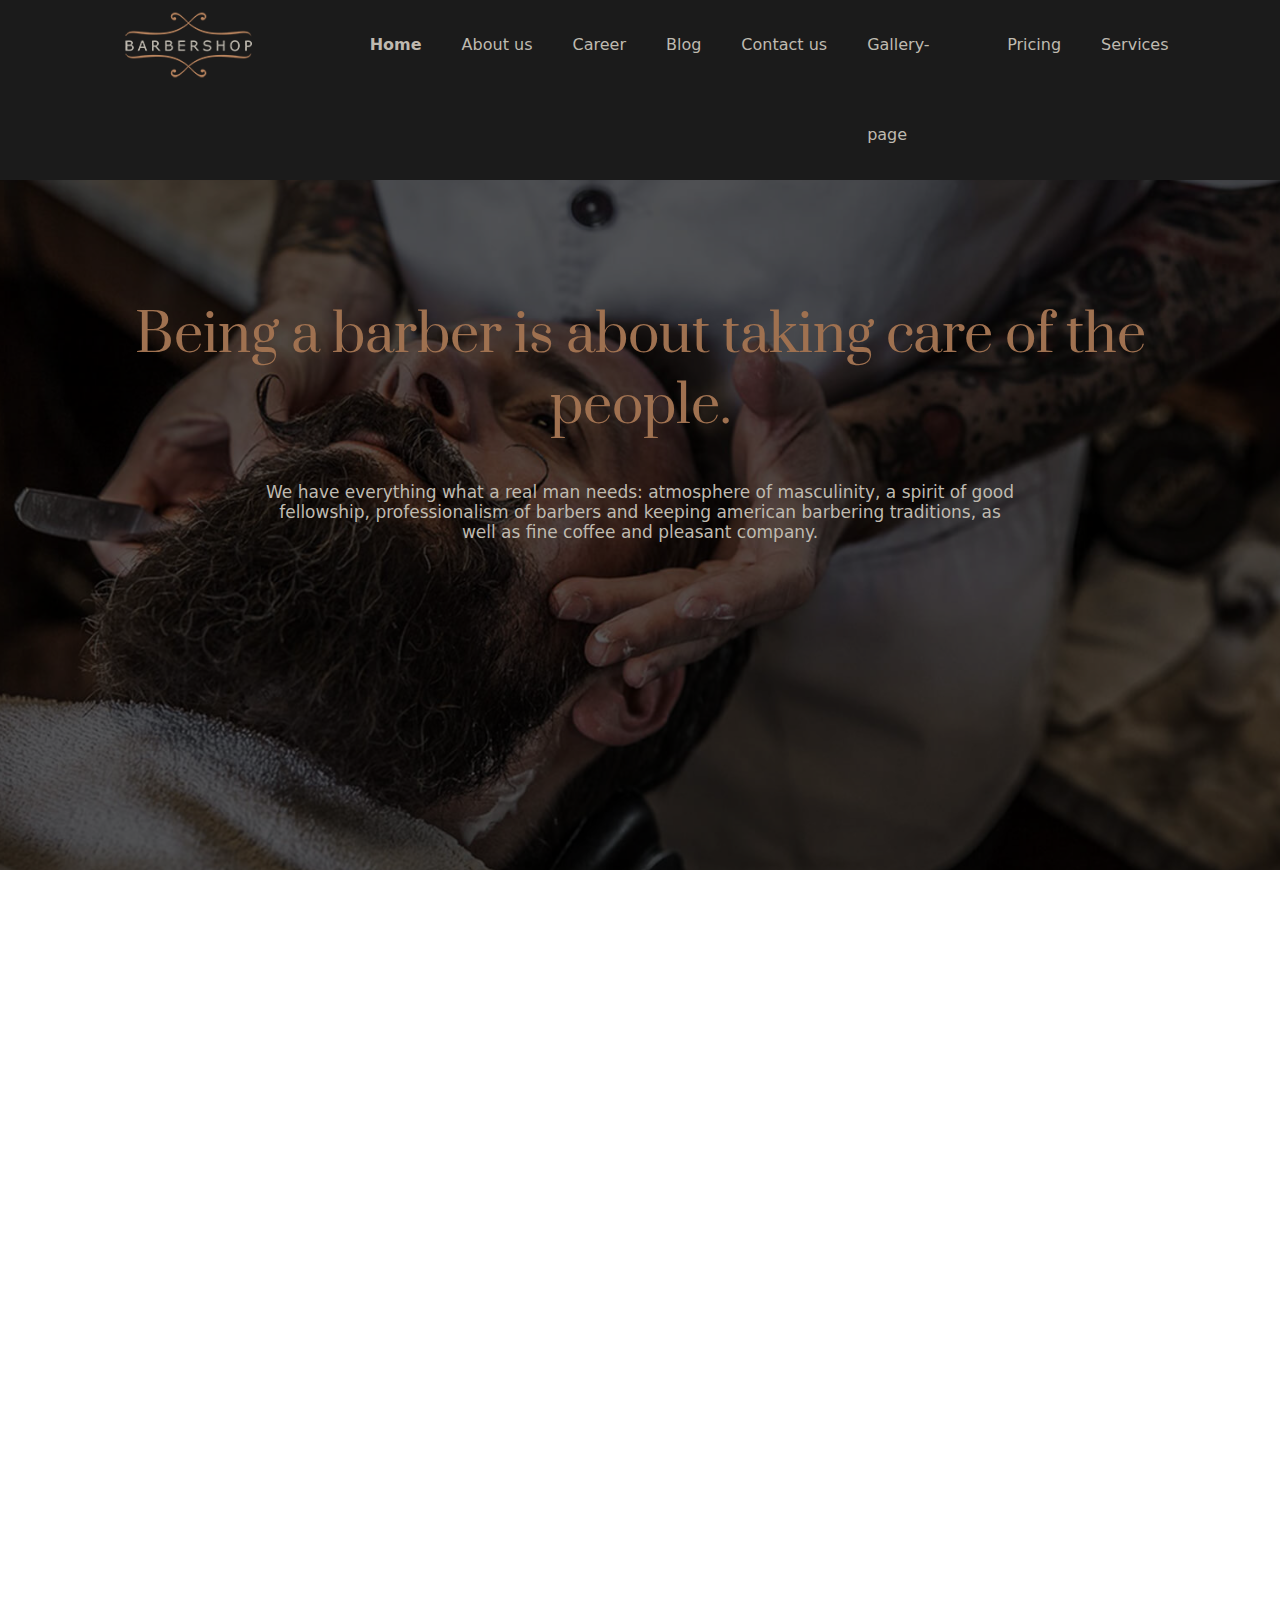
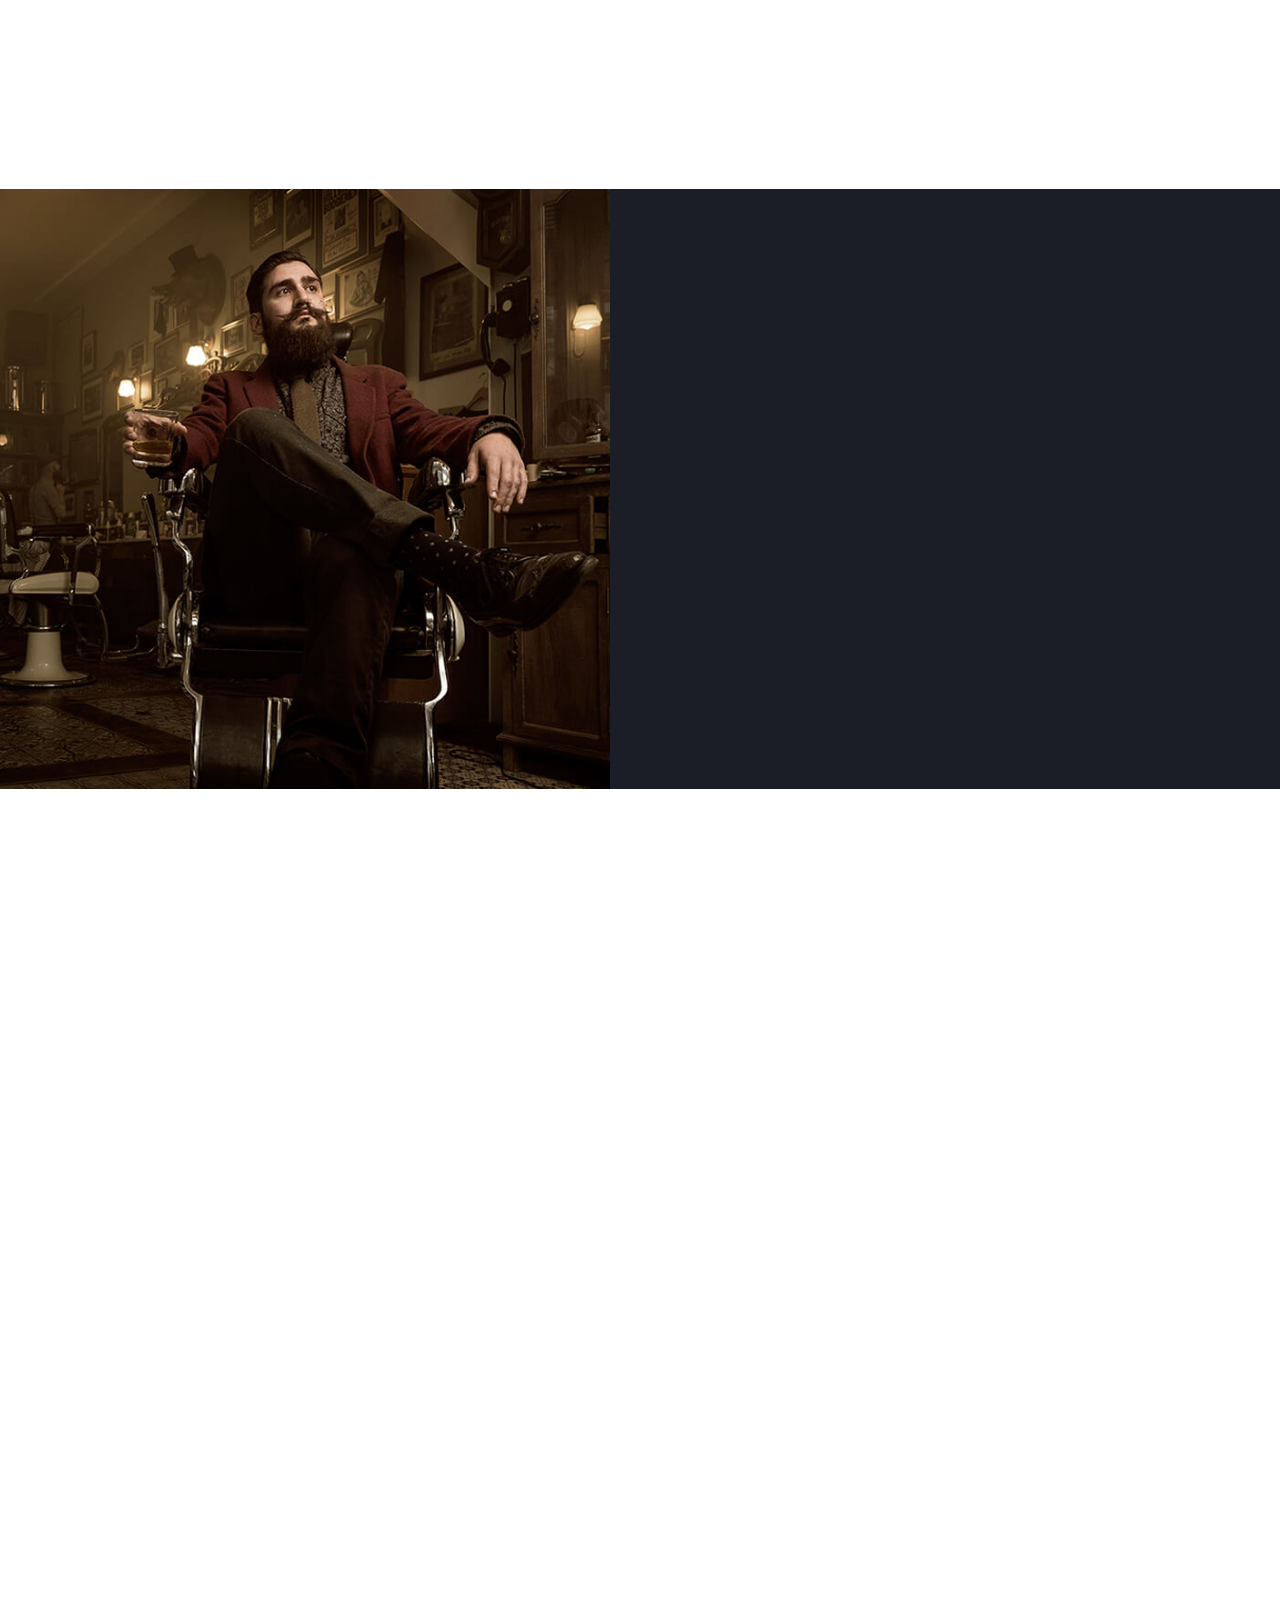
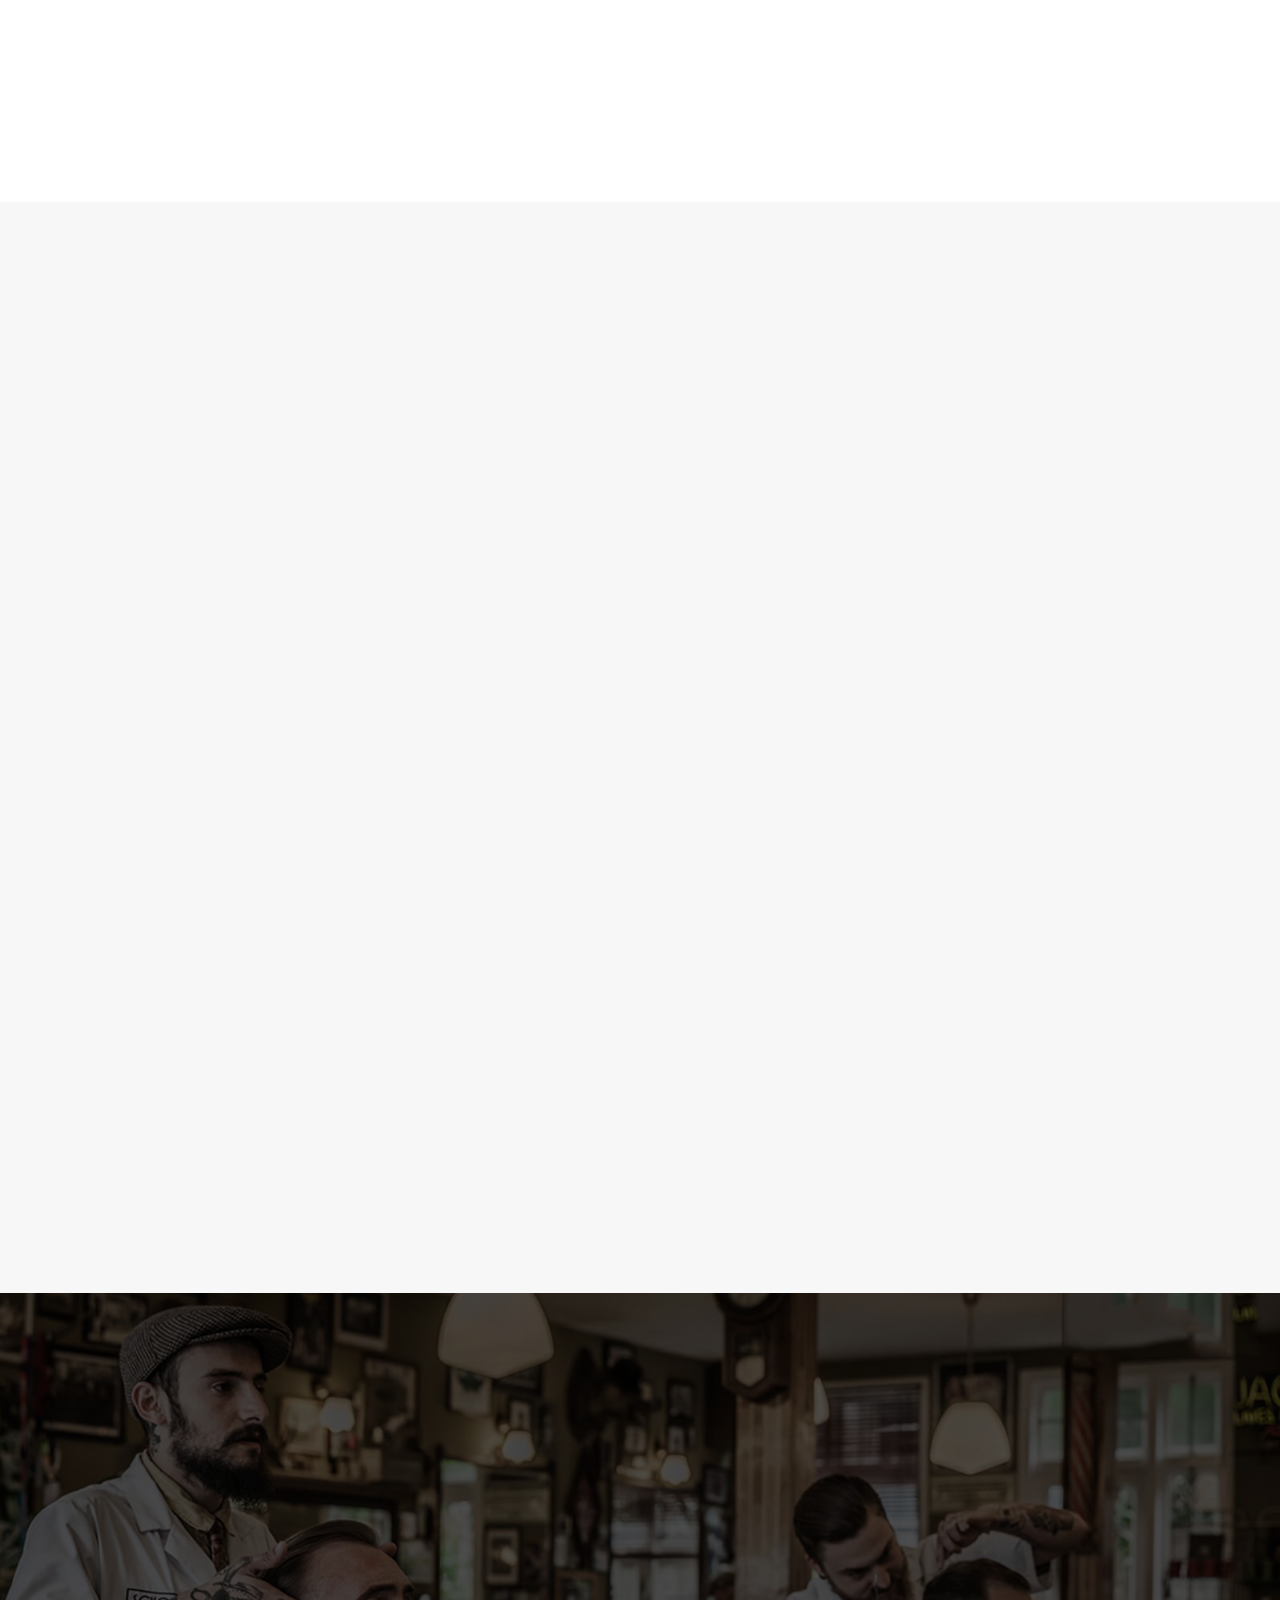
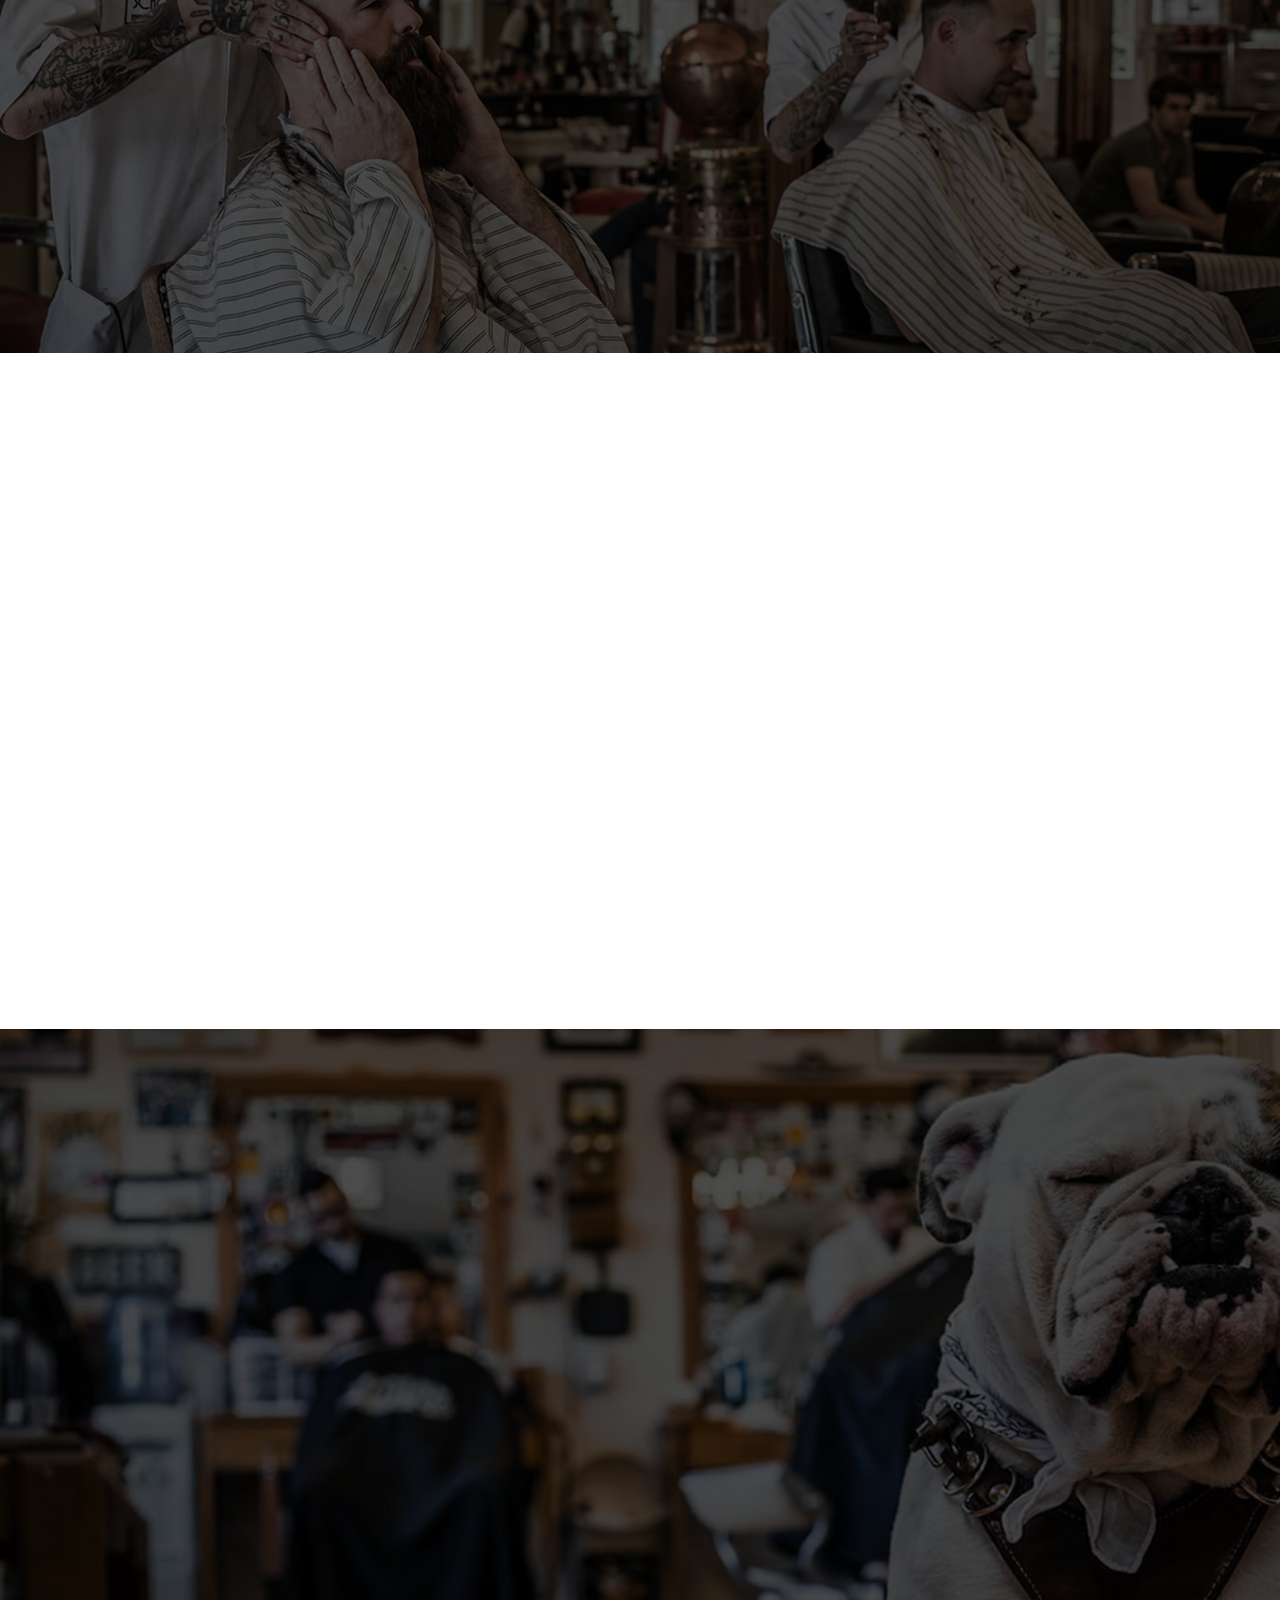
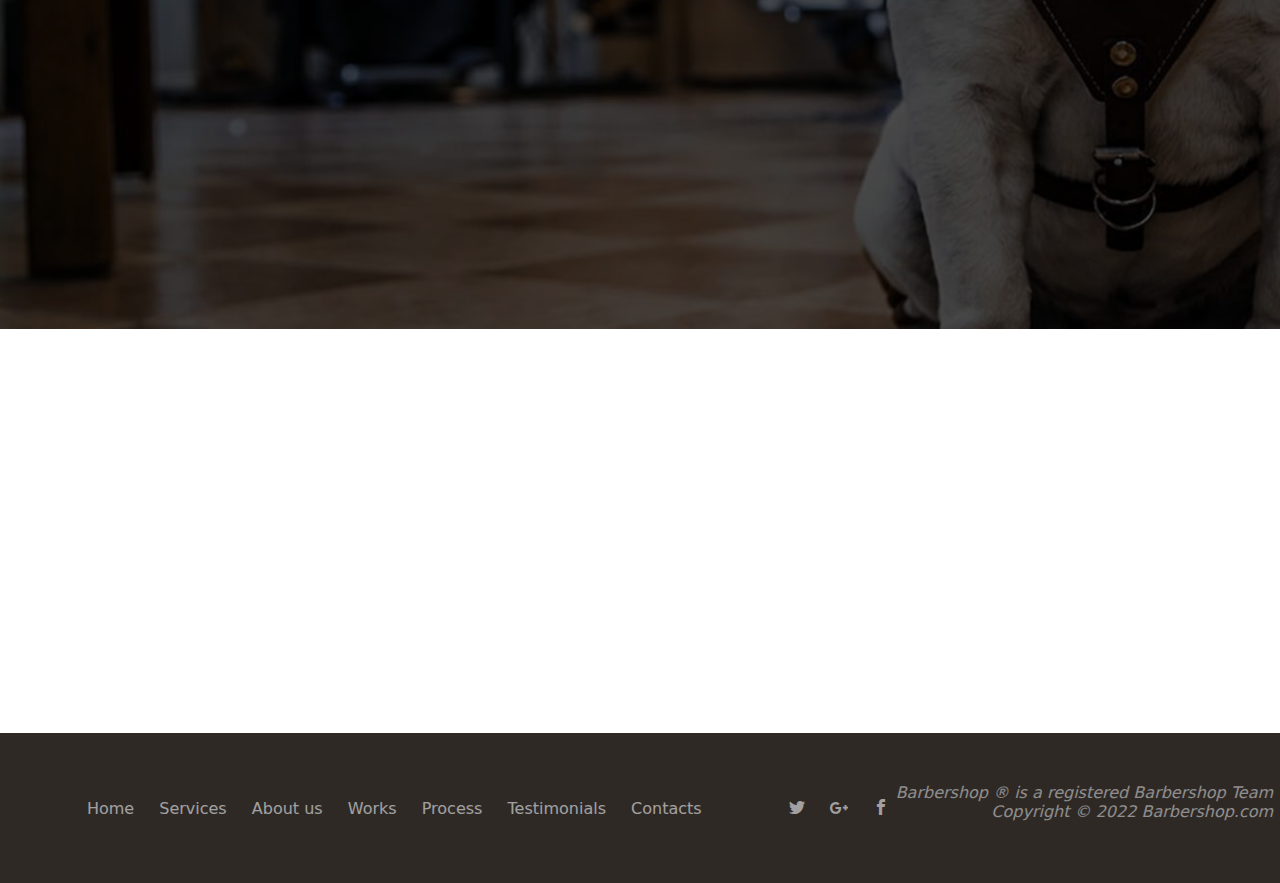
<file: index.html>
<!DOCTYPE html>
<html lang="en">

<head>
    <meta charset="UTF-8">
    <meta http-equiv="X-UA-Compatible" content="IE=edge">
    <meta name="viewport" content="width=device-width, initial-scale=1.0">
    <title>Главная</title>
    <link rel="preconnect" href="https://fonts.googleapis.com">
    <link rel="preconnect" href="https://fonts.gstatic.com" crossorigin>
    <link href="https://fonts.googleapis.com/css2?family=PT+Sans+Caption&display=swap" rel="stylesheet">
    <link href="https://fonts.googleapis.com/css2?family=Prata&display=swap" rel="stylesheet">
    <link href="https://fonts.googleapis.com/css2?family=Lato:wght@400;700&display=swap" rel="stylesheet">
    <link rel="stylesheet" href="./scripts/OwlCarousel2-2.3.4/dist/assets/owl.carousel.min.css">
    <link rel="stylesheet" href="./scripts/OwlCarousel2-2.3.4/dist/assets/owl.theme.default.min.css">
    <link rel="stylesheet" href="./scripts/swipebox-master/src/css/swipebox.min.css">
    <link rel="stylesheet" href="./scripts/t-scroll-master/public/theme/css/t-scroll.min.css">
    <link rel="stylesheet" href="./fonts/icomoon/style.css">
    <link rel="stylesheet" href="./styles/styles.css">

</head>

<body>
    <div class="main_wrapper">
        <div class="darkbg"></div>
        <nav>
            <div class="navbar">
                <div class="container nav-container">
                    <input class="checkbox" type="checkbox" name="" id="" />
                    <div class="hamburger-lines">
                        <span class="line line1"></span>
                        <span class="line line2"></span>
                        <span class="line line3"></span>
                    </div>
                    <div class="logo">
                        <a href="./index.html"><img src="./images/Logo-Barber.png" alt=""></a>
                    </div>
                    <div class="menu-items">
                        <li><a href="./index.html">Home</a></li>
                        <li><a href="./about-us.html">About us</a></li>
                        <li><a href="./career.html">Career</a></li>
                        <li><a href="./blog.html">Blog</a></li>
                        <li><a href="./contact-us.html">Contact us</a></li>
                        <li><a href="./gallery-page.html">Gallery-page</a></li>
                        <li><a href="./pricing.html">Pricing</a></li>
                        <li><a href="./services.html">Services</a></li>
                    </div>
                </div>
            </div>
        </nav>
        <header class="header">
            <div class="header__container">
                <a href="./index.html" class="header__logo"><img src="./images/Logo-Barber.png" alt="logo"></a>
                <nav class="header__nav">
                    <ul class="header__menu">
                        <li><a href="./index.html"><b>Home</b></a></li>
                        <li><a href="./about-us.html">About us</a></li>
                        <li><a href="./career.html">Career</a></li>
                        <li><a href="./blog.html">Blog</a></li>
                        <li><a href="./contact-us.html">Contact us</a></li>
                        <li><a href="./gallery-page.html">Gallery-page</a></li>
                        <li><a href="./pricing.html">Pricing</a></li>
                        <li><a href="./services.html">Services</a></li>
                    </ul>
                </nav>
            </div>
        </header>
        <div class="first_wrapper" id="top">
            <div class="first_wrapper__shadow"></div>
            <div class="first__title">
                <h3 class="first_wrapper__title">Being a barber is about taking care of the people.</h3>
                <p class="first_wrapper__subtitle">We have everything what a real man needs: atmosphere of masculinity,
                    a spirit of
                    good fellowship, professionalism of barbers and keeping american barbering traditions, as well as
                    fine coffee
                    and pleasant company.</p>
            </div>
        </div>
        <div class="services" id="services">
            <div class="services__txt-wrap ">
                <h2 class="services__title fadeUp">Our Services</h2>
                <p class="services__subtitle fadeUp">Our guest experience at our barbershops is quite simple. Upon check-in
                    you’re offered a hot/cold beverage, the barber greets and walks you to the chair to begin
                    consultation and ascertain your preferred look and style.</p>
            </div>
            <div class="services__wrap">
                <div class="services__bg fadeUp">
                </div>
                <div class="services__content-wrap">
                    <div class="services__content fadeUp">
                        <div class="services__content-text">
                            <h4>Moustache Trim</h4>
                            <p>Simple Moustache Trim with the addition of a straight razor line-up.</p>
                        </div>
                        <div class="services__icon"><i class="icon-Moustache-Trim"></i></div>
                    </div>
                    <div class="services__content reverse fadeUp">
                        <div class="services__content-text text-left">
                            <h4>Hot Towel Face Shave</h4>
                            <p>Classic shave, hot towel / cold towel service, pre-shave lotion, hot lather, &
                                aftershave.</p>
                        </div>
                        <div class="services__icon"><i class="icon-Hot-Towel-Face-Shave"></i></div>
                    </div>
                    <div class="services__content center fadeUp">
                        <div class="services__content-text">
                            <h4>Beard Trim</h4>
                            <p>Scissor or clipper trim to shape beard.</p>
                        </div>
                        <div class="services__icon"><i class="icon-Beard-Trim"></i></div>
                    </div>
                    <div class="services__content reverse center fadeUp">
                        <div class="services__content-text text-left">
                            <h4>Clipper Cut</h4>
                            <p>Cutting your hair with clippers lets you experiment with a myriad of clipper haircuts.
                            </p>
                        </div>
                        <div class="services__icon"><i class="icon-Clipper-Cut"></i></div>
                    </div>
                    <div class="services__content fadeUp">
                        <div class="services__content-text">
                            <h4>Haircut</h4>
                            <p>Precision haircut, optional hot lather and straight razor neck shave.</p>
                        </div>
                        <div class="services__icon"><i class="icon-Haircut"></i></div>
                    </div>
                    <div class="services__content reverse fadeUp">
                        <div class="services__content-text text-left">
                            <h4>Facial &amp; Massage</h4>
                            <p>Facial massage helps promote healthy skin while relaxing your facial muscles.</p>
                        </div>
                        <div class="services__icon"><i class="icon-Facial-amp-Massage"></i></div>
                    </div>
                </div>
            </div>
        </div>
        <div class="about-us-main" id="about">
            <div class="about-us-main__photo"><img src="./images/content/image3.jpg" alt=""></div>
            <div class="about-us-main__content">
                <div class="about-us-main__content-wrap fadeUp">
                    <h3 class="about-us-main__title">About Us</h3>
                    <p class="about-us-main__subtitle">We have everything what a real man needs: atmosphere of
                        masculinity, a
                        spirit of good fellowship and professionalism of barbers.</p>
                    <p class="about-us-main__text">Barbershop is more than just a men's hairdresser. This is the place
                        where
                        we help you to find your own unique identity. You should trust our professionals once, and
                        believe me, your new identity won't remain you indifferent. Men's haircuts and straight razor
                        shaving are our prior specialization and we are sure that our barbers do best. As well-known
                        Ralph Lauren once said: 'It doesn't matter which lifestyle you choose, but you must have your
                        own style, your own world'.</p>
                </div>
            </div>
        </div>
        <div class="styles" id="works">
            <div class="styles__txt-wrap fadeUp">
                <h2 class="styles__title">Styles</h2>
                <p class="styles__subtitle">Elegance means not only easiness and freedom from any restrictions and a
                    sense of confidence.</p>
            </div>
            <ul class="styles__list fadeUp">
                <li><a href="#" class="all">All</a></li>
                <li><a href="#" class="beard">Beard</a></li>
                <li><a href="#" class="haircut">Haircut</a></li>
                <li><a href="#" class="mustache">Mustache</a></li>
            </ul>
            <div class="styles__flip fadeUp">
                <div class="styles__front card1">
                    <div class="styles__frontcard">
                        <img src="./images/p-hover-1.png" alt="">
                        <h3>The Rock</h3>
                        <span class="styles__price">10$-15$</span>
                    </div>
                    <div class="styles__back">
                        <a href="./hairstyle.html"><img src="./images/content/1.jpg" alt=""></a>
                    </div>
                </div>
                <div class="styles__front card2">
                    <div class="styles__frontcard">
                        <img src="./images/p-hover-3.png" alt="">
                        <h3>The Professor</h3>
                        <span class="styles__price">10$-20$</span>
                    </div>
                    <div class="styles__back">
                        <a href="./hairstyle.html"><img src="./images/content/2.jpg" alt=""></a>
                    </div>
                </div>
                <div class="styles__front card3">
                    <div class="styles__frontcard">
                        <img src="./images/p-hover-4.png" alt="">
                        <h3>The Baker</h3>
                        <span class="styles__price">15$-25$</span>
                    </div>
                    <div class="styles__back">
                        <a href="./hairstyle.html"><img src="./images/content/3.jpg" alt=""></a>
                    </div>
                </div>
                <div class="styles__front card4">
                    <div class="styles__frontcard">
                        <img src="./images/p-hover-5.png" alt="">
                        <h3>The Nuton</h3>
                        <span class="styles__price">10$-15$</span>
                    </div>
                    <div class="styles__back">
                        <a href="./hairstyle.html"><img src="./images/content/4.jpg" alt=""></a>
                    </div>
                </div>
                <div class="styles__front card5">
                    <div class="styles__frontcard">
                        <img src="./images/p-hover-6.png" alt="">
                        <h3>The Macho</h3>
                        <span class="styles__price">20$-30$</span>
                    </div>
                    <div class="styles__back">
                        <a href="./hairstyle.html"><img src="./images/content/5.jpg" alt=""></a>
                    </div>
                </div>
                <div class="styles__front card6">
                    <div class="styles__frontcard">
                        <img src="./images/p-hover-7.png" alt="">
                        <h3>The Hipster</h3>
                        <span class="styles__price">15$-25$</span>
                    </div>
                    <div class="styles__back">
                        <a href="./hairstyle.html"><img src="./images/content/6.jpg" alt=""></a>
                    </div>
                </div>
                <div class="styles__front card7">
                    <div class="styles__frontcard">
                        <img src="./images/p-hover-4.png" alt="">
                        <h3>The Renger</h3>
                        <span class="styles__price">10$-20$</span>
                    </div>
                    <div class="styles__back">
                        <a href="./hairstyle.html"><img src="./images/content/7.jpg" alt=""></a>
                    </div>
                </div>
                <div class="styles__front card8">
                    <div class="styles__frontcard">
                        <img src="./images/p-hover-1.png" alt="">
                        <h3>The Rock Star</h3>
                        <span class="styles__price">10$-20$</span>
                    </div>
                    <div class="styles__back">
                        <a href="./hairstyle.html"><img src="./images/content/8.jpg" alt=""></a>
                    </div>
                </div>
            </div>
        </div>
        <div class="atmosphere" id="process">
            <div class="atmosphere__title fadeUp">
                <h3>Unforgettable Atmosphere</h3>
                <p>Check out Barbershop in action here. Choose any of the images for a larger view.</p>
            </div>
            <div class="atmosphere__wrap">
                <div class="atmosphere__card fadeUp">
                    <a href="./images/content/atmos1.jpg" class="atmosphere__inner swipebox"><img src="./images/content/atmos1.jpg" alt="">
                        <p>Black Leather</p>
                    </a>
                </div>
                <div class="atmosphere__card fadeUp">
                    <a href="./images/content/atmos2.jpg" class="atmosphere__inner swipebox"><img src="./images/content/atmos2.jpg" alt="">
                        <p>Black Leather</p>
                    </a>
                </div>
                <div class="atmosphere__card fadeUp">
                    <a href="./images/content/atmos3.jpg" class="atmosphere__inner swipebox"><img src="./images/content/atmos3.jpg" alt="">
                        <p>Black Leather Cheir</p>
                    </a>
                </div>
                <div class="atmosphere__card fadeUp">
                    <a href="./images/content/atmos4.jpg" class="atmosphere__inner swipebox"><img src="./images/content/atmos4.jpg" alt="">
                        <p>Black Leather</p>
                    </a>
                </div>
                <div class="atmosphere__card fadeUp">
                    <a href="./images/content/atmos5.jpg" class="atmosphere__inner swipebox"><img src="./images/content/atmos5.jpg" alt="">
                        <p>Black Leather Chair</p>
                    </a>
                </div>
                <div class="atmosphere__card fadeUp">
                    <a href="./images/content/atmos6.jpg" class="atmosphere__inner swipebox"><img src="./images/content/atmos6.jpg" alt="">
                        <p>Black Leather Chair</p>
                    </a>
                </div>
            </div>
        </div>
        <div class="testimonials" id="testimonials">
            <div class="shadow"></div>
            <div class="testimonials__title fadeUp">
                <h3>Testimonials</h3>
                <p>With 3000+ Google Reviews (and counting), we know that our customers are happy. See what they said
                    about our professional barbers.</p>
            </div>
            <div class="testimonials__slider fadeUp">
                <div class="testimonials__content">
                    <div class="testimonials__photo">
                        <img src="./images/content/testimonial-1.jpg" alt="">
                    </div>
                    <div class="testimonials__inner-text">
                        <p class="testimonials__text">I purchased this gift set in the Grafton range. The scent is
                            amazing. It's a fresh, clean scent that opens with a burst of fresh cut grass and tea, and
                            it settles down to a light leather and spice base. Simply put, it's a very clean barbershop
                            scent.</p>
                        <span class="testimonials__commentator">Wagner Born</span>
                    </div>
                </div>
                <div class="testimonials__content">
                    <div class="testimonials__photo">
                        <img src="./images/content/testimonial-3.jpg" alt="">
                    </div>
                    <div class="testimonials__inner-text">
                        <p class="testimonials__text">For 15 years I cut myself probably every other time I shaved no
                            matter what razor or cream combination I tried. While searching the internet for a solution
                            perhaps five years ago I came across Barbershop and saw this product.</p>
                        <span class="testimonials__commentator">Malik Green</span>
                    </div>
                </div>
                <div class="testimonials__content">
                    <div class="testimonials__photo">
                        <img src="./images/content/testimonial-1.jpg" alt="">
                    </div>
                    <div class="testimonials__inner-text">
                        <p class="testimonials__text">This product has truly lived up to its name and promise. It made
                            my shave that much more comfortable with no irritation what so ever. I'm happy to say you
                            have a new customer for life, and thank you for this fantastic product. Highly recommended.
                        </p>
                        <span class="testimonials__commentator">Wagner Eric</span>
                    </div>

                </div>
                <div class="testimonials__content">
                    <div class="testimonials__photo">
                        <img src="./images/content/testimonial-3.jpg" alt="">
                    </div>
                    <div class="testimonials__inner-text">
                        <p class="testimonials__text">I was immediately drawn to this scent of luxury. My wife
                            absolutely loves it even more than the 1805 soaps and shaving creams which I have been using
                            for a number of years. If you enjoy Hermès scents you’ll find this one just as desirable.
                        </p>
                        <span class="testimonials__commentator">Walner Nick </span>
                    </div>
                </div>
            </div>
        </div>
        <div class="shop">
            <div class="shop__title fadeUp">
                <h3>Shop</h3>
                <p>Our barbershop has a huge selection of hair care products, and more..</p>
            </div>
            <div class="shop__inner fadeUp">
                <div class="shop__product">
                    <a href="./shop-page.html" class="buy-btn">Buy now</a>
                    <a href="./shop-page.html"><img src="./images/content/brush.jpg" alt=""></a>
                    <a href="./shop-page.html">
                        <h2>Faux Feather Light Shave Brush</h2>
                    </a>
                    <span>$25.00</span>
                </div>
                <div class="shop__product">
                    <a href="./shop-page.html" class="buy-btn">Buy now</a>
                    <a href="./shop-page.html"><img src="./images/content/comb.png" alt=""></a>
                    <a href="./shop-page.html">
                        <h2>Light Shave Max Care Brush</h2>
                    </a>
                    <span>$18.00</span>
                </div>
                <div class="shop__product">
                    <a href="./shop-page.html" class="buy-btn">Buy now</a>
                    <a href="./shop-page.html"><img src="./images/content/beard-oil.jpg" alt=""></a>
                    <a href="./shop-page.html">
                        <h2>Faux Feather Light Shave Brush</h2>
                    </a>
                    <span>$15.00</span>
                </div>
                <div class="shop__product">
                    <a href="./shop-page.html" class="buy-btn">Buy now</a>
                    <a href="./shop-page.html"><img src="./images/content/beard-tonic.jpg" alt=""></a>
                    <a href="./shop-page.html">
                        <h2>Big Red Light Wooden Comb</h2>
                    </a>
                    <span>$12.00</span>
                </div>
            </div>
        </div>
        <div class="book-main_wrap">
            <div class="shadow"></div>
            <div class="book-main__title fadeUp">
                <h3>Book a Haircut and Shave</h3>
                <p>We give you the opportunity to choose any of the available days for a consultation or a haircut</p>
            </div>
            <div class="book-main__inner fadeUp">
                <table class="book-main__table">
                    <tr>
                        <th colspan="7" class="month"><span>September 2022</span></th>
                    </tr>
                    <tr>
                        <th class="day"><span>MON</span></th>
                        <th class="day"><span>TUE</span></th>
                        <th class="day"><span>WED</span></th>
                        <th class="day"><span>THU</span></th>
                        <th class="day"><span>FRI</span></th>
                        <th class="day"><span>SAT</span></th>
                        <th class="day"><span>SUN</span></th>
                    </tr>
                    <tr class="week">
                        <td><span class="prev-month">29</span> </td>
                        <td><span class="prev-month">30</span> </td>
                        <td><span class="prev-month">31</span> </td>
                        <td><span class="today">1</span> </td>
                        <td><span>2</span> </td>
                        <td><span>3</span> </td>
                        <td><span>4</span> </td>
                    </tr>
                    <tr class="week">
                        <td><span>5</span></td>
                        <td><span>6</span></td>
                        <td><span>7</span></td>
                        <td><span>8</span></td>
                        <td><span>9</span></td>
                        <td><span>10</span></td>
                        <td><span>11</span></td>
                    </tr>
                    <tr class="week">
                        <td><span>12</span></td>
                        <td><span>13</span></td>
                        <td><span>14</span></td>
                        <td><span>15</span></td>
                        <td><span>16</span></td>
                        <td><span>17</span></td>
                        <td><span>18</span></td>
                    </tr>
                    <tr class="week">
                        <td><span>19</span></td>
                        <td><span>20</span></td>
                        <td><span>21</span></td>
                        <td><span>22</span></td>
                        <td><span>23</span></td>
                        <td><span>24</span></td>
                        <td><span>25</span></td>
                    </tr>
                    <tr class="week">
                        <td><span>26</span></td>
                        <td><span>27</span></td>
                        <td><span>28</span></td>
                        <td><span>29</span></td>
                        <td><span>30</span></td>
                        <td><span class="next-month">1</span></td>
                        <td><span class="next-month">2</span></td>
                    </tr>
                </table>
            </div>
        </div>
        <div class="map_wrap">
            <iframe src="https://www.google.com/maps/embed?pb=!1m18!1m12!1m3!1d1249.662621520121!2d-87.63885853447127!3d41.84519112142402!2m3!1f0!2f0!3f0!3m2!1i1024!2i768!4f13.1!3m3!1m2!1s0x880e2c42c7ce1643%3A0xdbc311a3185e8612!2zNDgxIFcgMjZ0aCBTdCwgQ2hpY2FnbywgSUwgNjA2MTYsINCh0KjQkA!5e0!3m2!1sru!2sby!4v1662745305271!5m2!1sru!2sby" width="1280" height="400" style="border:0;" allowfullscreen="" loading="lazy" referrerpolicy="no-referrer-when-downgrade"></iframe>
        </div>
    </div>
    <footer class="footer">
        <nav class="footer__nav">
            <ul class="footer__menu">
                <li><a href="#top"  class="to-top">Home</a></li>
                <li><a href="#top"  class="to-serv">Services</a></li>
                <li><a href="#top"  class="to-about">About us</a></li>
                <li><a href="#top"  class="to-works">Works</a></li>
                <li><a href="#top"  class="to-process">Process</a></li>
                <li><a href="#top"  class="to-testimonials">Testimonials</a></li>
                <li><a href="./contact-us.html">Contacts</a></li>
            </ul>
        </nav>
        <div class="footer__socials">
            <ul class="footer__menu">
                <li><a href="https://www.google.com/" target="_blank" class="icon-twitter"></a></li>
                <li><a href="https://www.google.com/" target="_blank" class="icon-google-plus"></a></li>
                <li><a href="https://www.google.com/" target="_blank" class="icon-facebook"></a></li>
            </ul>
        </div>
        <p class="footer__copy">Barbershop &#174; is a registered Barbershop Team <br>
            Copyright &copy; 2022 Barbershop.com</p>
    </footer>

    <script src="./scripts/jquery-3.6.1.min.js"></script>
    <script src="./scripts/t-scroll-master/public/theme/js/t-scroll.min.js"></script>
    <script src="./scripts/owl.carousel.min.js"></script>
    <script src="./scripts/swipebox-master/src/js/jquery.swipebox.min.js"></script>
    <script src="./scripts/script.js"></script>
</body>

</html>
</file>
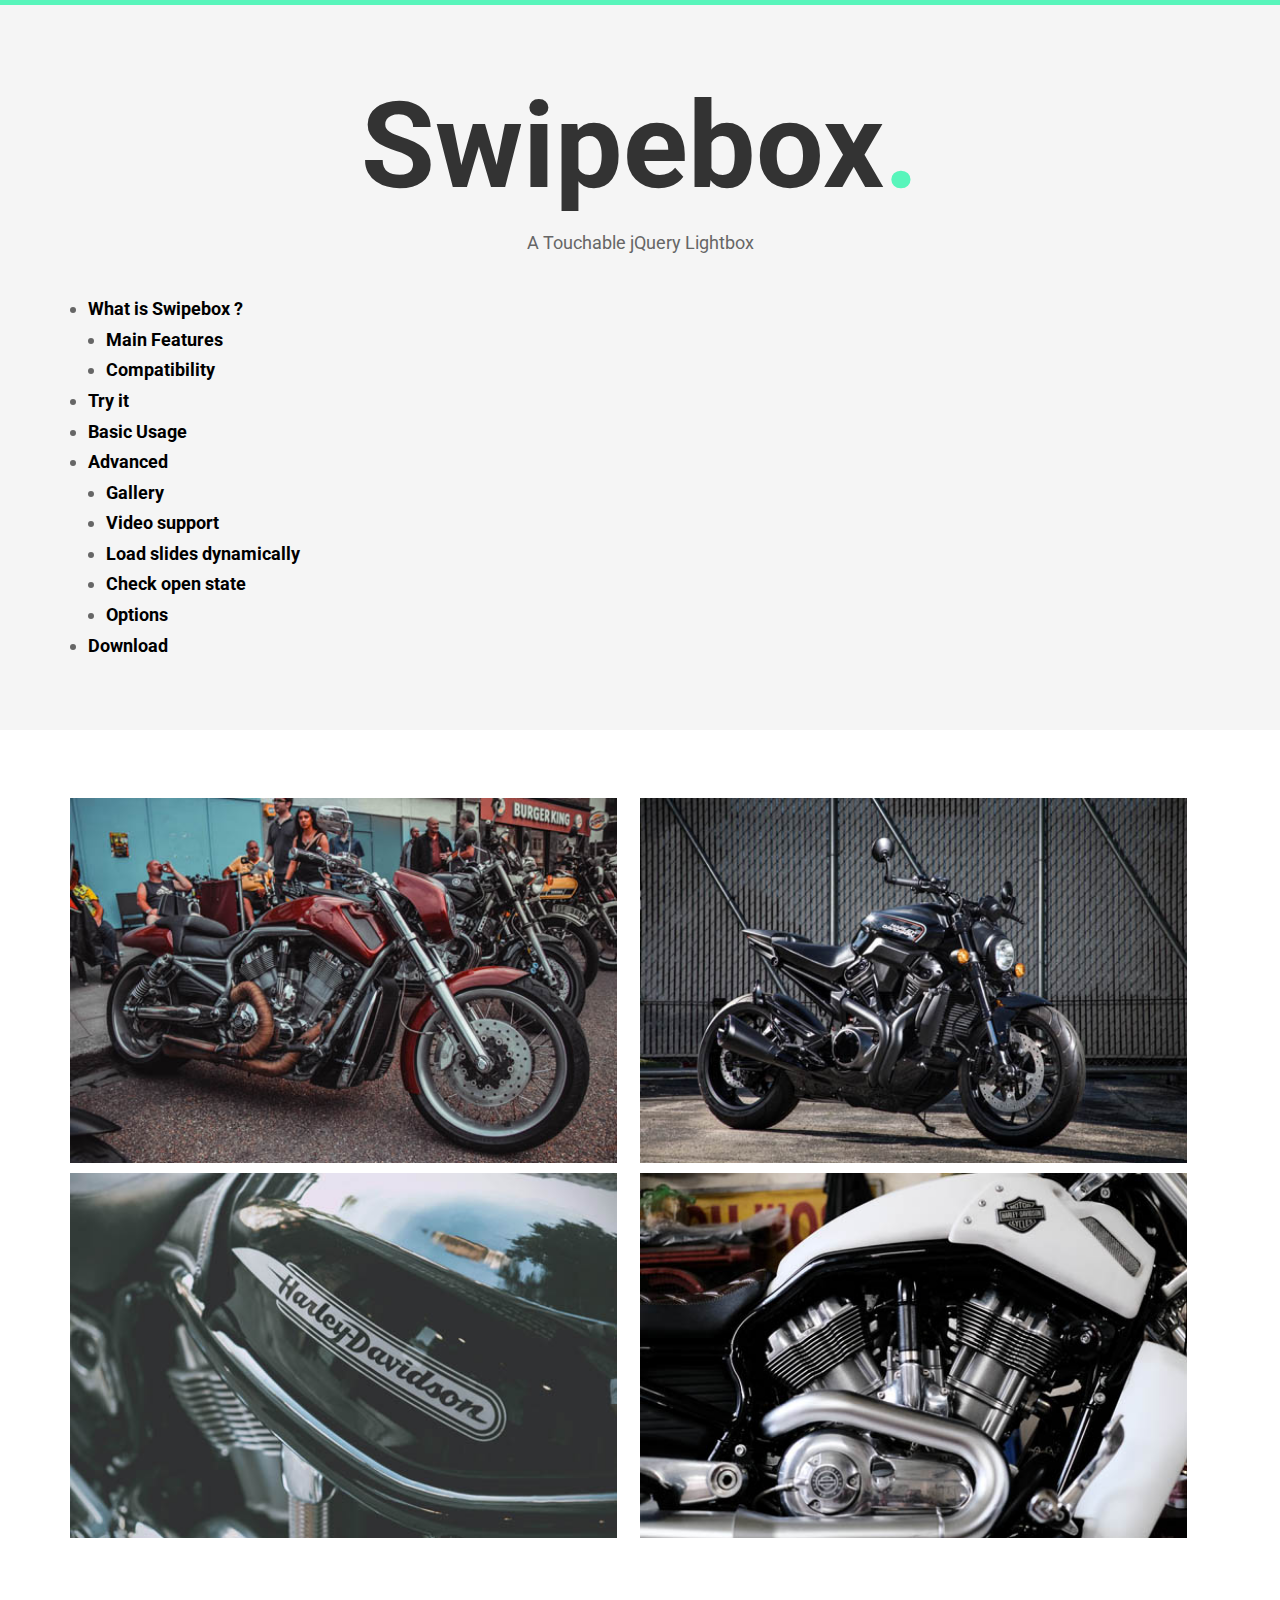
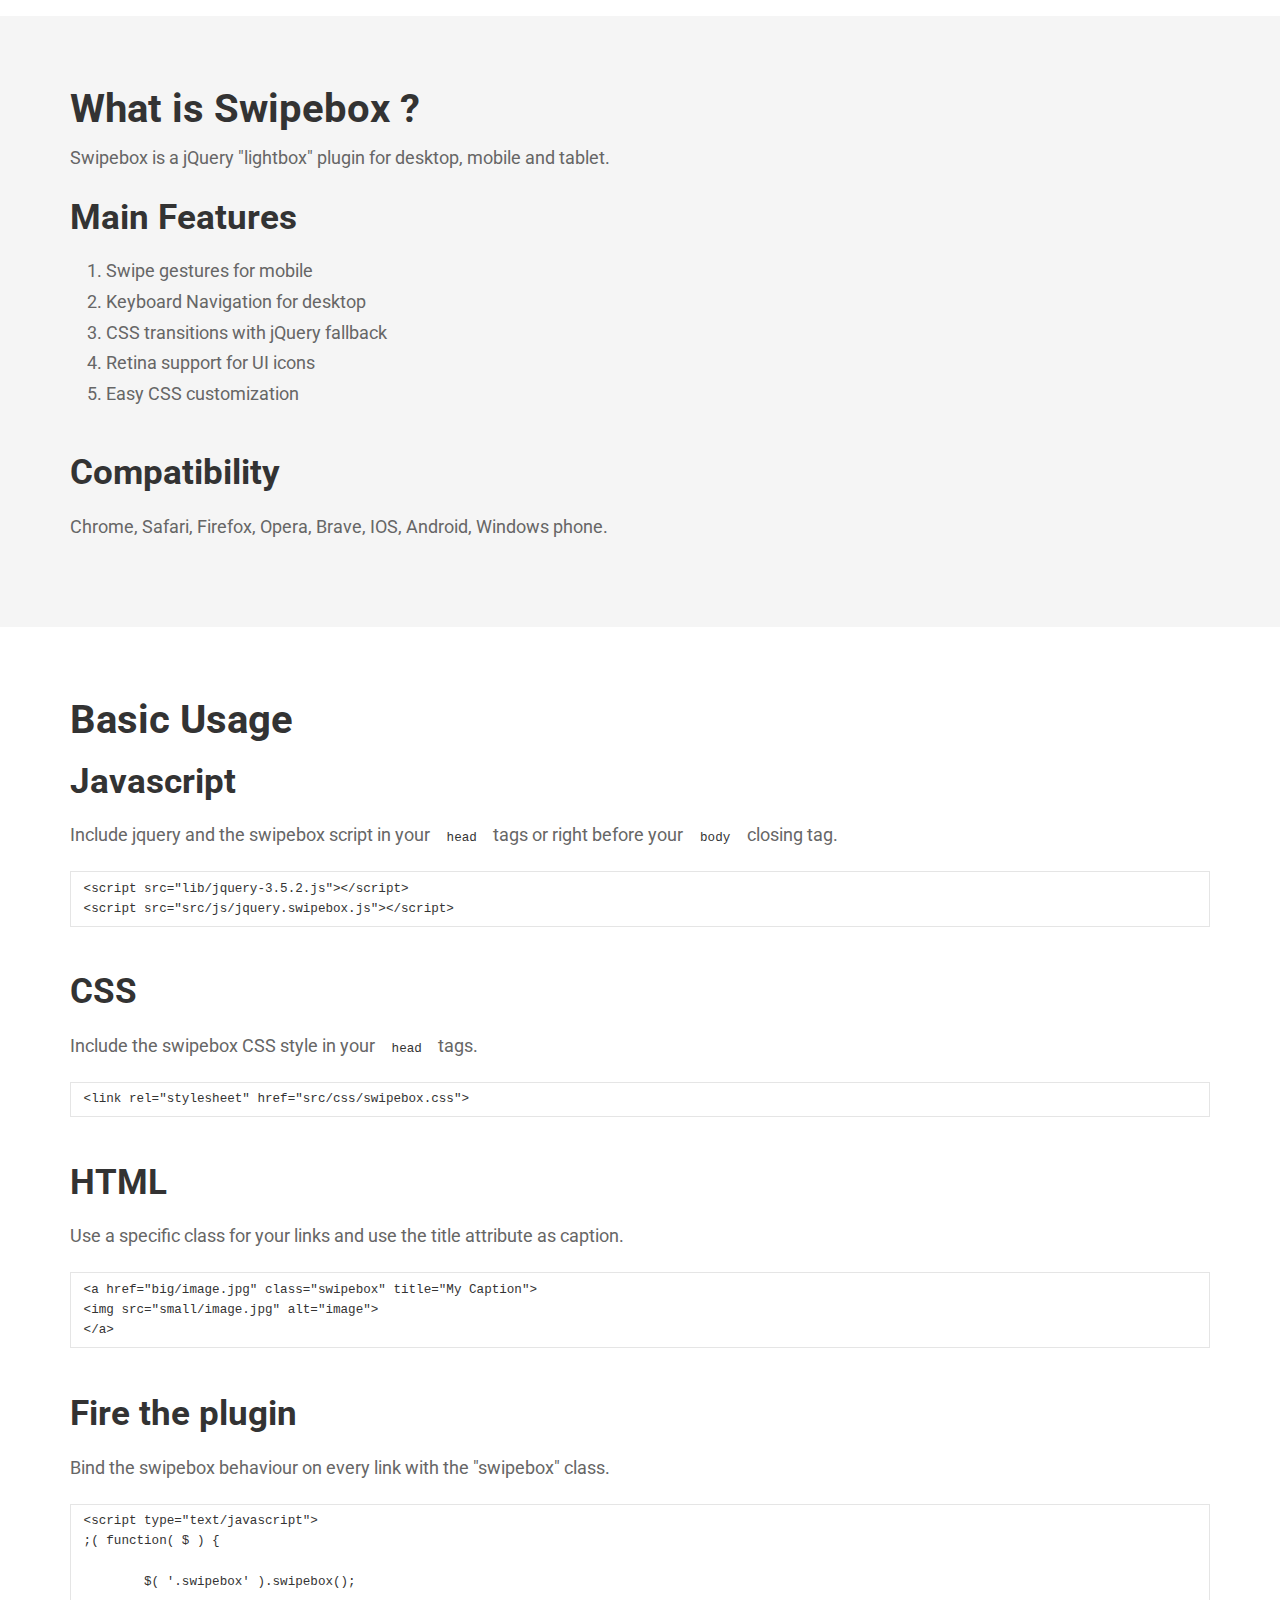
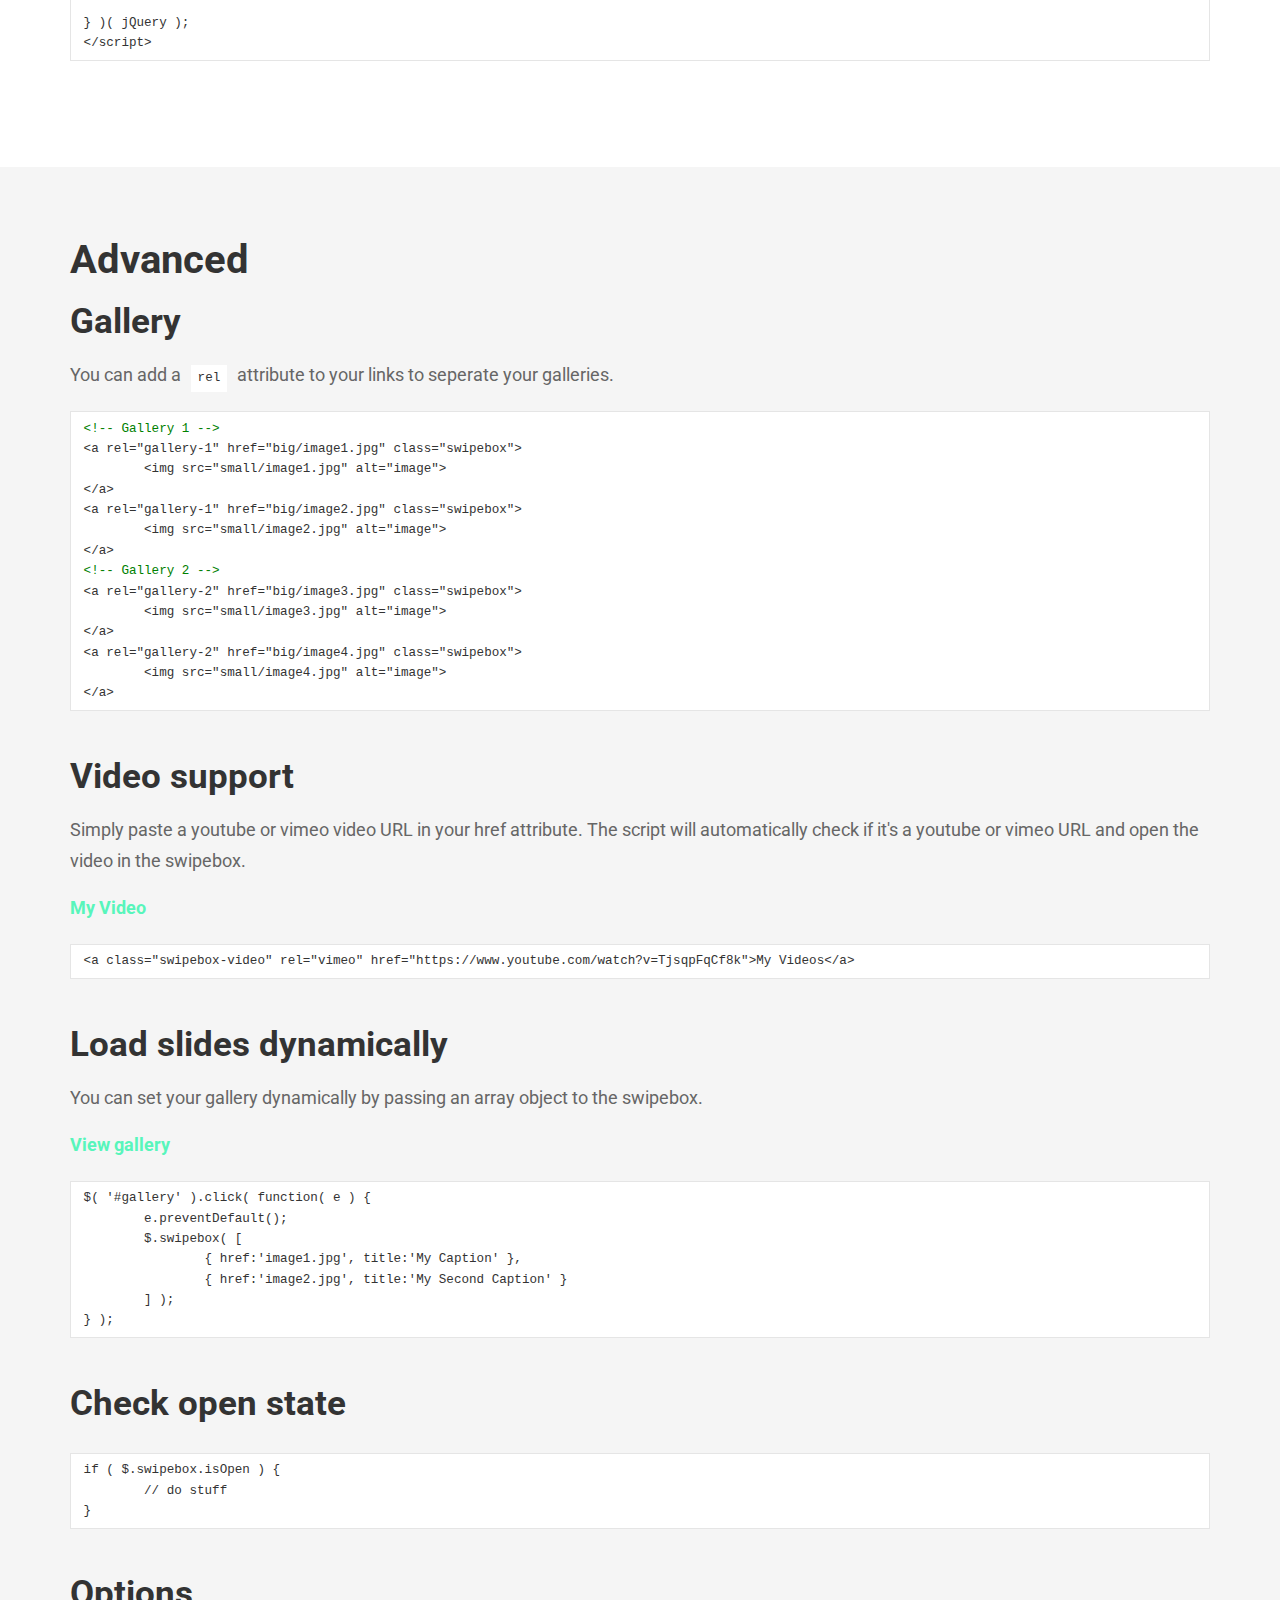
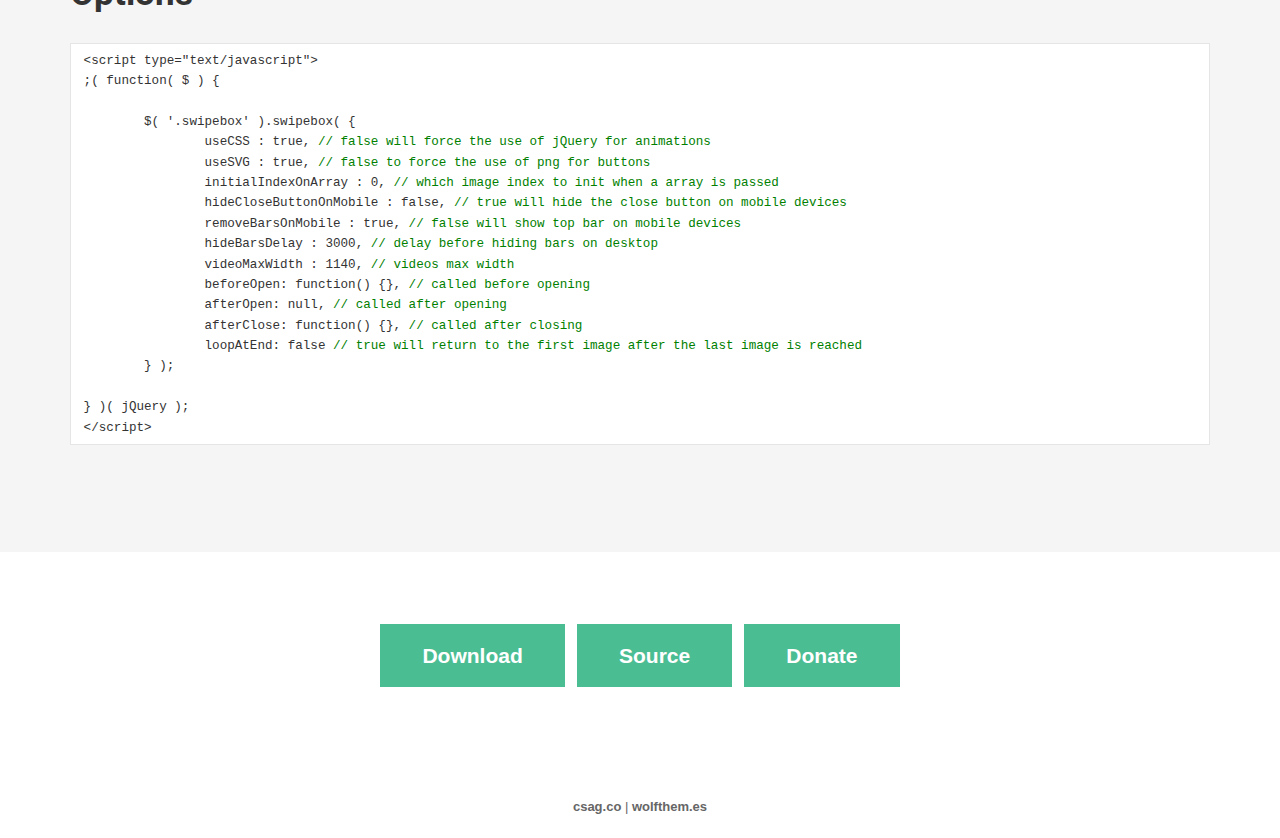
<file: scripts/swipebox-master/index.html>
<!DOCTYPE HTML>
<html lang="en-US">
<head>
	<meta charset="UTF-8">
	<meta name="viewport" content="width=device-width, initial-scale=1.0"/>
	<meta name="description" content="A touchable jQuery lightbox plugin for desktop, mobile and tablet" />
	<meta property="og:site_name" content="Swipebox" />
	<meta property="og:url" content="http://brutaldesign.github.com/swipebox/" />
	<meta property="og:image" content="http://swipebox.csag.co/images/swipe250.jpg" />
	<meta property="og:type" content="article" />
	<meta property="og:title" content="Swipebox | A touchable jQuery lightbox" />
	<meta property="og:description" content="Swipebox is a jQuery lightbox plugin for desktop, mobile and tablet">
	<meta itemprop="name" content="Swipebox | A touchable jQuery lightbox">
	<meta itemprop="image" content="http://swipebox.csag.co/images/swipe250.jpg">
	<meta itemprop="description" content="Swipebox is a jQuery lightbox plugin for desktop, mobile and tablet">
	<link href='http://fonts.googleapis.com/css?family=Roboto:400,700|Merriweather:400,700&subset=latin,latin-ext' rel='stylesheet' type='text/css'>
	<link rel="stylesheet" href="demo/normalize.css">
	<link rel="stylesheet" href="demo/bagpakk.min.css">
	<link rel="stylesheet" href="demo/style.css">
	<link rel="stylesheet" href="src/css/swipebox.css">
	<title>Swipebox | A Touchable jQuery Lightbox</title>
</head>
<body>
	<div id="fb-root"></div>
	<!-- <div id="fork-this">
		<a href="https://github.com/brutaldesign/swipebox"></a>
	</div> -->

	<header class="container">
		<div class="wrap">
			<div class="lead text-center">
				<h1>Swipebox<span class="accent">.</span></h1>
				<p class="tagline">A Touchable jQuery Lightbox</p>
			</div>
			
			<ul>
				<li><a class="scroll" href="#what">What is Swipebox ?</a>
					<ul>
						<li><a class="scroll" href="#features">Main Features</a></li>
						<li><a class="scroll" href="#compatibility">Compatibility</a></li>
					</ul>
				</li>
				<li><a class="scroll" href="#try">Try it</a></li>
				<li><a class="scroll" href="#basic">Basic Usage</a></li>
				<li><a class="scroll" href="#advanced">Advanced</a>
					<ul>
						<li><a class="scroll" href="#rel">Gallery</a></li>
						<li><a class="scroll" href="#video">Video support</a></li>
						<li><a class="scroll" href="#dynamic">Load slides dynamically</a></li>
						<li><a class="scroll" href="#open">Check open state</a></li>
						<li><a class="scroll" href="#options">Options</a></li>
					</ul>
				</li>
				<li><a class="scroll" href="#download">Download</a></li>
			</ul>
		</div>
	</header>

	<section id="exemple" class="container">
		<div class="wrap">
			<div id="try"></div>
			<ul id="box-container">
				<li class="box">
					<a href="demo/images/big-1.jpg" class="swipebox" title="Fog" rel="gallery">
						<img src="demo/images/small-1.jpg" alt="image">
					</a>
				</li>
				<li class="box">
					<a href="demo/images/big-2.jpg" class="swipebox" title="City" rel="gallery">
						<img src="demo/images/small-2.jpg" alt="image">
					</a>
				</li>
				<li class="box">
					<a href="demo/images/big-3.jpg" class="swipebox" title="Street" rel="gallery">
						<img src="demo/images/small-3.jpg" alt="image">
					</a>
				</li>
				<li class="box">
					<a href="demo/images/big-4.jpg" class="swipebox" title="Mustache Guy" rel="gallery">
						<img src="demo/images/small-4.jpg" alt="image">
					</a>
				</li>
			</ul>
		</div>
	</section>

	<section  id="presentation" class="container">
		<div class="wrap">
			<div id="what"></div>
			<h2>What is Swipebox ?</h2>
			<p>Swipebox is a jQuery "lightbox" plugin for desktop, mobile and tablet.</p>		
			
			<div id="features"></div>
			<h3>Main Features</h3>
			<ol>
				<li>Swipe gestures for mobile</li>
				<li>Keyboard Navigation for desktop</li>
				<li>CSS transitions with jQuery fallback</li>
				<li>Retina support for UI icons</li>
				<li>Easy CSS customization</li>
			</ol>
			
			<div id="compatibility"></div>
			<h3>Compatibility</h3>
			<p>Chrome, Safari, Firefox, Opera, Brave, IOS, Android, Windows phone.</p>
		</div>
	</section>

	<section id="usage" class="container">
		<div class="wrap">
			<div id="basic"></div>
			<h2>Basic Usage</h2>
			<h3>Javascript</h3>
			
			<p>Include jquery and the swipebox script in your <code>head</code> tags or right before your <code>body</code> closing tag.</p>
			<pre>&lt;script src="lib/jquery-3.5.2.js"&gt;&lt;/script&gt;
&lt;script src="src/js/jquery.swipebox.js"&gt;&lt;/script&gt;</pre>

			<h3>CSS</h3>
			<p>Include the swipebox CSS style in your <code>head</code> tags.</p>
<pre>&lt;link rel="stylesheet" href="src/css/swipebox.css"&gt;</pre>
		<h3>HTML</h3>
		<p>Use a specific class for your links and use the title attribute as caption.</p>
<pre>&lt;a href="big/image.jpg" class="swipebox" title="My Caption"&gt;
&lt;img src="small/image.jpg" alt="image"&gt;
&lt;/a></pre>
		<h3>Fire the plugin</h3>
		<p>Bind the swipebox behaviour on every link with the "swipebox" class.</p>
<pre>&lt;script type="text/javascript"&gt;
;( function( $ ) {

	$( '.swipebox' ).swipebox();

} )( jQuery );
&lt;/script&gt;
</pre>
		</div>
	</section>
	<section id="advanced-usage" class="container">
		<div class="wrap">
			<div id="advanced"></div>
			<h2>Advanced</h2>
			
			<div id="rel"></div>
			<h3>Gallery</h3>
			<p>You can add a <code>rel</code> attribute to your links to seperate your galleries.</p>
			<pre>
<span>&lt;!-- Gallery 1 --&gt;</span>
&lt;a rel="gallery-1" href="big/image1.jpg" class="swipebox"&gt;
	&lt;img src="small/image1.jpg" alt="image"&gt;
&lt;/a&gt;
&lt;a rel="gallery-1" href="big/image2.jpg" class="swipebox"&gt;
	&lt;img src="small/image2.jpg" alt="image"&gt;
&lt;/a&gt;
<span>&lt;!-- Gallery 2 --&gt;</span>
&lt;a rel="gallery-2" href="big/image3.jpg" class="swipebox"&gt;
	&lt;img src="small/image3.jpg" alt="image"&gt;
&lt;/a&gt;
&lt;a rel="gallery-2" href="big/image4.jpg" class="swipebox"&gt;
	&lt;img src="small/image4.jpg" alt="image"&gt;
&lt;/a&gt;</pre>
			
			<div id="video"></div>
			<h3>Video support</h3>
			<p>Simply paste a youtube or vimeo video URL in your href attribute. The script will automatically check if it's a youtube or vimeo URL and open the video in the swipebox.</p>
			<p>
				<a class="swipebox-video accent" href="https://www.youtube.com/watch?v=TjsqpFqCf8k">My Video</a>
			</p>
			<pre>&lt;a class="swipebox-video" rel="vimeo" href="https://www.youtube.com/watch?v=TjsqpFqCf8k"&gt;My Videos&lt;/a&gt;</pre>
			
			<div id="dynamic"></div>
			<h3>Load slides dynamically</h3>
			<p>You can set your gallery dynamically by passing an array object to the swipebox.</p>
			<p><a id="gallery" class="accent" href="#">View gallery</a></p>
			
			<pre>
$( '#gallery' ).click( function( e ) {
	e.preventDefault();
	$.swipebox( [
		{ href:'image1.jpg', title:'My Caption' }, 
		{ href:'image2.jpg', title:'My Second Caption' }
	] );
} );</pre>
				<div id="open"></div>
				<h3>Check open state</h3>
<pre>if ( $.swipebox.isOpen ) {
	// do stuff
}</pre>
			
				<div id="options"></div>
				<h3>Options</h3>
<pre>
&lt;script type="text/javascript"&gt;
;( function( $ ) {

	$( '.swipebox' ).swipebox( {
		useCSS : true, <span>// false will force the use of jQuery for animations</span>
		useSVG : true, <span>// false to force the use of png for buttons</span>
		initialIndexOnArray : 0, <span>// which image index to init when a array is passed</span>
		hideCloseButtonOnMobile : false, <span>// true will hide the close button on mobile devices</span>
		removeBarsOnMobile : true, <span>// false will show top bar on mobile devices</span>
		hideBarsDelay : 3000, <span>// delay before hiding bars on desktop</span>
		videoMaxWidth : 1140, <span>// videos max width</span>
		beforeOpen: function() {}, <span>// called before opening</span>
		afterOpen: null, <span>// called after opening</span>
		afterClose: function() {}, <span>// called after closing</span>
		loopAtEnd: false <span>// true will return to the first image after the last image is reached</span>
	} );

} )( jQuery );
&lt;/script&gt;</pre>
		</div>
	</section>

	<section id="action" class="container text-center">
		<div class="wrap">
			<div id="download"></div>
			<p><a class="button-big" href="https://github.com/brutaldesign/swipebox/archive/master.zip">Download</a> <a class="button-big" href="https://github.com/brutaldesign/swipebox">Source</a>
			<a class="button-big" href="https://paypal.me/ConstantinSaguin">Donate</a></p>
		</div>
	</section>

	<footer class="text-center">
		<div class="wrap">
			<a href="https://csag.co" target="_blank">csag.co</a> | <a href="https://wolfthem.es/" target="_blank">wolfthem.es</a>
		</div>
	</footer>
	<script src="lib/jquery-3.5.1.min.js"></script>
	<script src="src/js/jquery.swipebox.js"></script>
	<script type="text/javascript">
	$( document ).ready(function() {

			/* Basic Gallery */
			$( '.swipebox' ).swipebox();
			
			/* Video */
			$( '.swipebox-video' ).swipebox();

			/* Dynamic Gallery */
			$( '#gallery' ).on( 'click', function( e ) {
				e.preventDefault();
				$.swipebox( [
					{ href : 'demo/images/big-1.jpg', title : 'My Caption' },
					{ href : 'demo/images/big-2.jpg', title : 'My Second Caption' }
				] );
			} );

			/* Smooth scroll */
			$( '.scroll' ).on( 'click', function () {
				$( 'html, body' ).animate( { scrollTop: $( $( this ).attr('href') ).offset().top - 15 }, 750 ); // Go
				return false;
			});
      } );
	</script>
</body>
	
</html>
</file>
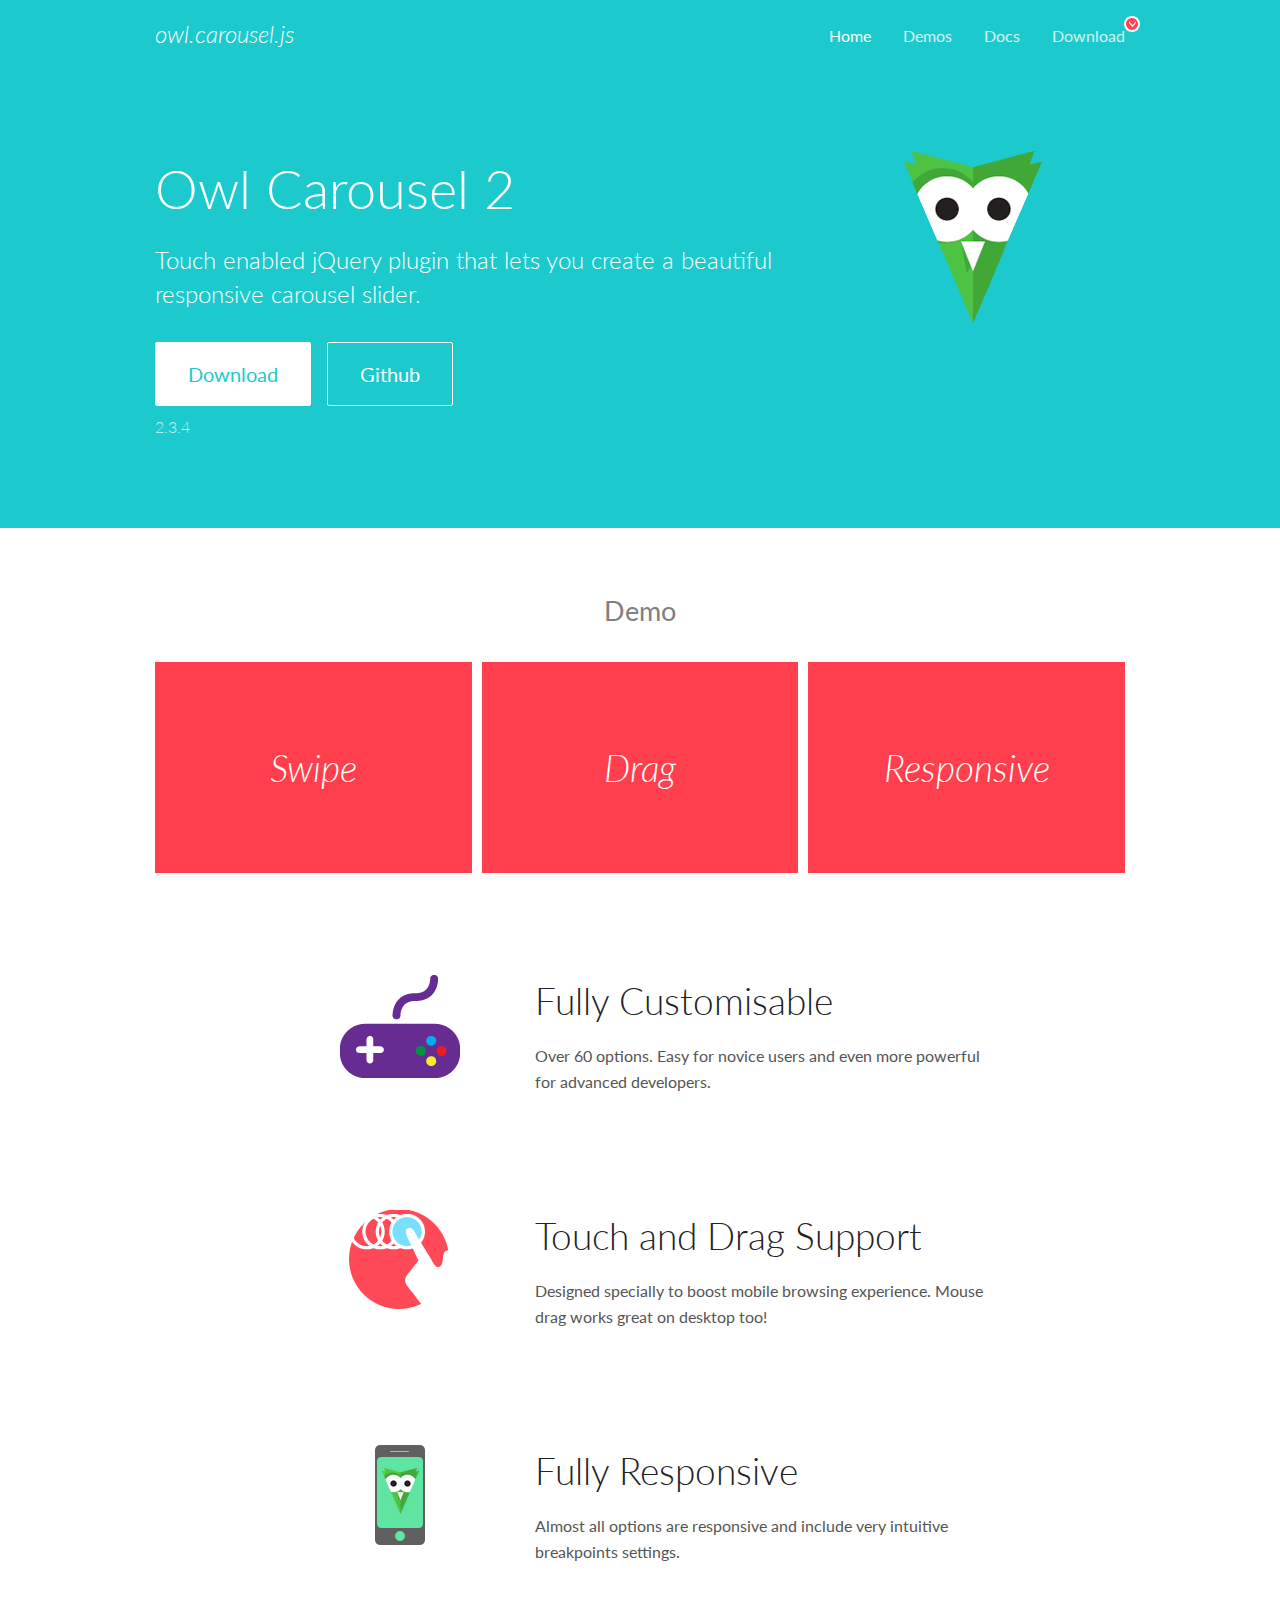
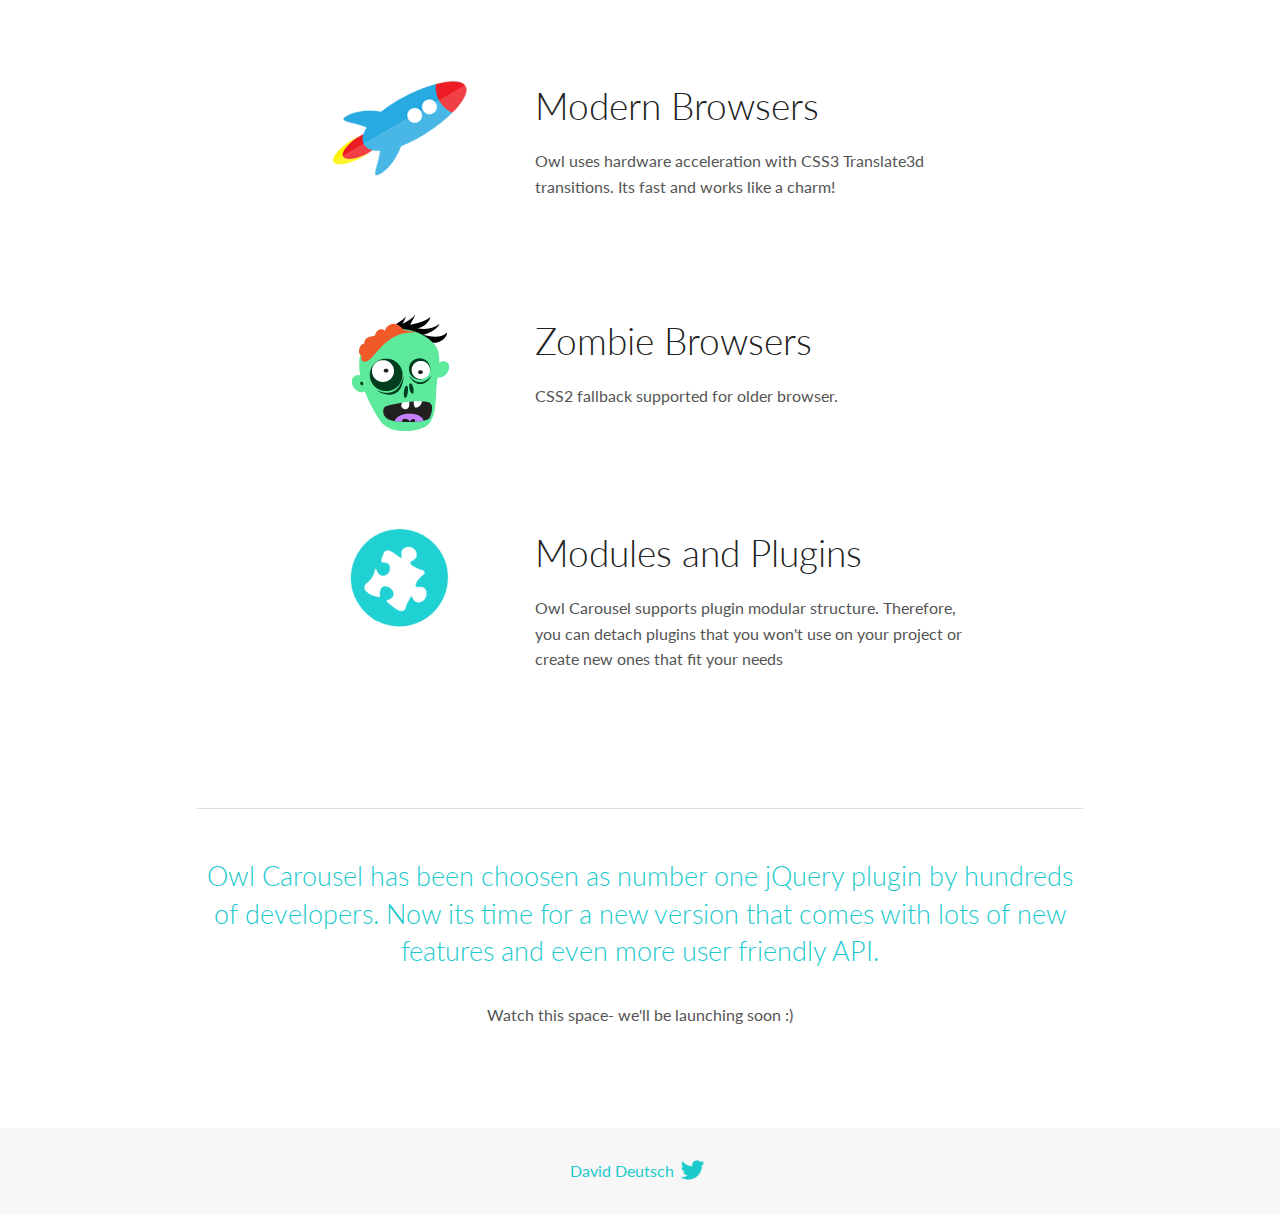
<file: scripts/OwlCarousel2-2.3.4/docs/index.html>
<!DOCTYPE html>
<html lang="en">
  <head>

    <!-- head -->
    <meta charset="utf-8">
    <meta name="msapplication-tap-highlight" content="no" />
    <meta name="viewport" content="width=device-width, initial-scale=1.0" />
    <meta name="description" content="Touch enabled jQuery plugin that lets you create beautiful responsive carousel slider.">
    <meta name="author" content="David Deutsch">
    <title>
      Home | Owl Carousel | 2.3.4
    </title>

    <!-- Stylesheets -->
    <link href='https://fonts.googleapis.com/css?family=Lato:300,400,700,400italic,300italic' rel='stylesheet' type='text/css'>
    <link rel="stylesheet" href="assets/css/docs.theme.min.css">

    <!-- Owl Stylesheets -->
    <link rel="stylesheet" href="assets/owlcarousel/assets/owl.carousel.min.css">
    <link rel="stylesheet" href="assets/owlcarousel/assets/owl.theme.default.min.css">

    <!-- HTML5 shim and Respond.js IE8 support of HTML5 elements and media queries -->

    <!--[if lt IE 9]>
      <script src="https://oss.maxcdn.com/libs/html5shiv/3.7.0/html5shiv.js"></script>
      <script src="https://oss.maxcdn.com/libs/respond.js/1.3.0/respond.min.js"></script>
    <![endif]-->

    <!-- Favicons -->
    <link rel="apple-touch-icon-precomposed" sizes="144x144" href="assets/ico/apple-touch-icon-144-precomposed.png">
    <link rel="shortcut icon" href="assets/ico/favicon.png">
    <link rel="shortcut icon" href="favicon.ico">

    <!-- Yeah i know js should not be in header. Its required for demos.-->

    <!-- javascript -->
    <script src="assets/vendors/jquery.min.js"></script>
    <script src="assets/owlcarousel/owl.carousel.js"></script>
  </head>
  <body>

    <!-- header -->
    <header class="header">
      <div class="row">
        <div class="large-12 columns">
          <div class="brand left">
            <h3>
              <a href="/OwlCarousel2/">owl.carousel.js</a> 
            </h3>
          </div>
          <a id="toggle-nav" class="right">
            <span></span> <span></span> <span></span> 
          </a> 
          <div class="nav-bar">
            <ul class="clearfix">
              <li class="active">
                <a href="/OwlCarousel2/index.html">Home</a> 
              </li>
              <li> <a href="/OwlCarousel2/demos/demos.html">Demos</a>  </li>
              <li> <a href="/OwlCarousel2/docs/started-welcome.html">Docs</a>  </li>
              <li>
                <a href="https://github.com/OwlCarousel2/OwlCarousel2/archive/2.3.4.zip">Download</a> 
                <span class="download"></span> 
              </li>
            </ul>
          </div>
        </div>
      </div>
    </header>

    <!-- home panel -->
    <section id="hero">
      <div class="row">
        <div class="large-8 medium-8 columns">
          <h1>Owl Carousel 2</h1>
          <h4>Touch enabled jQuery plugin that lets you create a beautiful responsive carousel slider.</h4>
          <a href="https://github.com/OwlCarousel2/OwlCarousel2/archive/2.3.4.zip" class="hero-button">Download</a> 
          <a href="https://github.com/OwlCarousel2/OwlCarousel2" class="hero-button outline">Github</a> 
          <p>2.3.4</p>
        </div>
        <div class="large-4 medium-4 columns">
          <img class="owl-logo" src="assets/img/owl-logo.png" alt="mr. Owl">
        </div>
      </div>
    </section>

    <!-- body -->
    <div class="home-demo">
      <div class="row">
        <div class="large-12 columns">
          <h3>Demo</h3>
          <div class="owl-carousel">
            <div class="item">
              <h2>Swipe</h2>
            </div>
            <div class="item">
              <h2>Drag</h2>
            </div>
            <div class="item">
              <h2>Responsive</h2>
            </div>
            <div class="item">
              <h2>CSS3</h2>
            </div>
            <div class="item">
              <h2>Fast</h2>
            </div>
            <div class="item">
              <h2>Easy</h2>
            </div>
            <div class="item">
              <h2>Free</h2>
            </div>
            <div class="item">
              <h2>Upgradable</h2>
            </div>
            <div class="item">
              <h2>Tons of options</h2>
            </div>
            <div class="item">
              <h2>Infinity</h2>
            </div>
            <div class="item">
              <h2>Auto Width</h2>
            </div>
          </div>
        </div>
      </div>
    </div>
    <script>
      var owl = $('.owl-carousel');
      owl.owlCarousel({
        margin: 10,
        loop: true,
        responsive: {
          0: {
            items: 1
          },
          600: {
            items: 2
          },
          1000: {
            items: 3
          }
        }
      })
    </script>

    <!-- features -->
    <div id="features">
      <div class="row">
        <div class="small-12 medium-9 small-centered columns">
          <section class="row feature">
            <div class="medium-4 small-12 columns">
              <img src="assets/img/feature-options.png" alt="">
            </div>
            <div class="medium-8 small-12 columns">
              <h2>Fully Customisable</h2>
              <p>Over 60 options. Easy for novice users and even more powerful for advanced developers.</p>
            </div>
          </section>
          <section class="row feature">
            <div class="medium-4 small-12 columns">
              <img src="assets/img/feature-drag.png" alt="">
            </div>
            <div class="medium-8 small-12 columns">
              <h2>Touch and Drag Support</h2>
              <p>Designed specially to boost mobile browsing experience. Mouse drag works great on desktop too!</p>
            </div>
          </section>
          <section class="row feature">
            <div class="medium-4 small-12 columns">
              <img src="assets/img/feature-responsive.png" alt="">
            </div>
            <div class="medium-8 small-12 columns">
              <h2>Fully Responsive</h2>
              <p>Almost all options are responsive and include very intuitive breakpoints settings.</p>
            </div>
          </section>
          <section class="row feature">
            <div class="medium-4 small-12 columns">
              <img src="assets/img/feature-modern.png" alt="">
            </div>
            <div class="medium-8 small-12 columns">
              <h2>Modern Browsers</h2>
              <p>Owl uses hardware acceleration with CSS3 Translate3d transitions. Its fast and works like a charm! </p>
            </div>
          </section>
          <section class="row feature">
            <div class="medium-4 small-12 columns">
              <img src="assets/img/feature-zombie.png" alt="">
            </div>
            <div class="medium-8 small-12 columns">
              <h2>Zombie Browsers</h2>
              <p>CSS2 fallback supported for older browser.</p>
            </div>
          </section>
          <section class="row feature">
            <div class="medium-4 small-12 columns">
              <img src="assets/img/feature-module.png" alt="">
            </div>
            <div class="medium-8 small-12 columns">
              <h2>Modules and Plugins</h2>
              <p>Owl Carousel supports plugin modular structure. Therefore, you can detach plugins that you won&#x27;t use on your project or create new ones that fit your needs</p>
            </div>
          </section>
        </div>
      </div>
    </div>

    <!-- footer -->
    <section id="teaser-text">
      <div class="row">
        <div class="small-12 medium-11 small-centered columns">
          <hr>
          <h3 id="owl-carousel-has-been-choosen-as-number-one-jquery-plugin-by-hundreds-of-developers-now-its-time-for-a-new-version-that-comes-with-lots-of-new-features-and-even-more-user-friendly-api-">Owl Carousel has been choosen as number one jQuery plugin by hundreds of developers. Now its time for a new version that comes with lots of new features and even more user friendly API.</h3>
          <p>Watch this space- we&#39;ll be launching soon :)</p>
        </div>
      </div>
    </section>

    <!-- footer -->
    <footer class="footer">
      <div class="row">
        <div class="large-12 columns">
          <h5>
            <a href="/OwlCarousel2/docs/support-contact.html">David Deutsch</a> 
            <a id="custom-tweet-button" href="https://twitter.com/share?url=https://github.com/OwlCarousel2/OwlCarousel2&text=Owl Carousel - This is so awesome! " target="_blank"></a> 
          </h5>
        </div>
      </div>
    </footer>

    <!-- vendors -->
    <script src="assets/vendors/highlight.js"></script>
    <script src="assets/js/app.js"></script>
  </body>
</html>
</file>
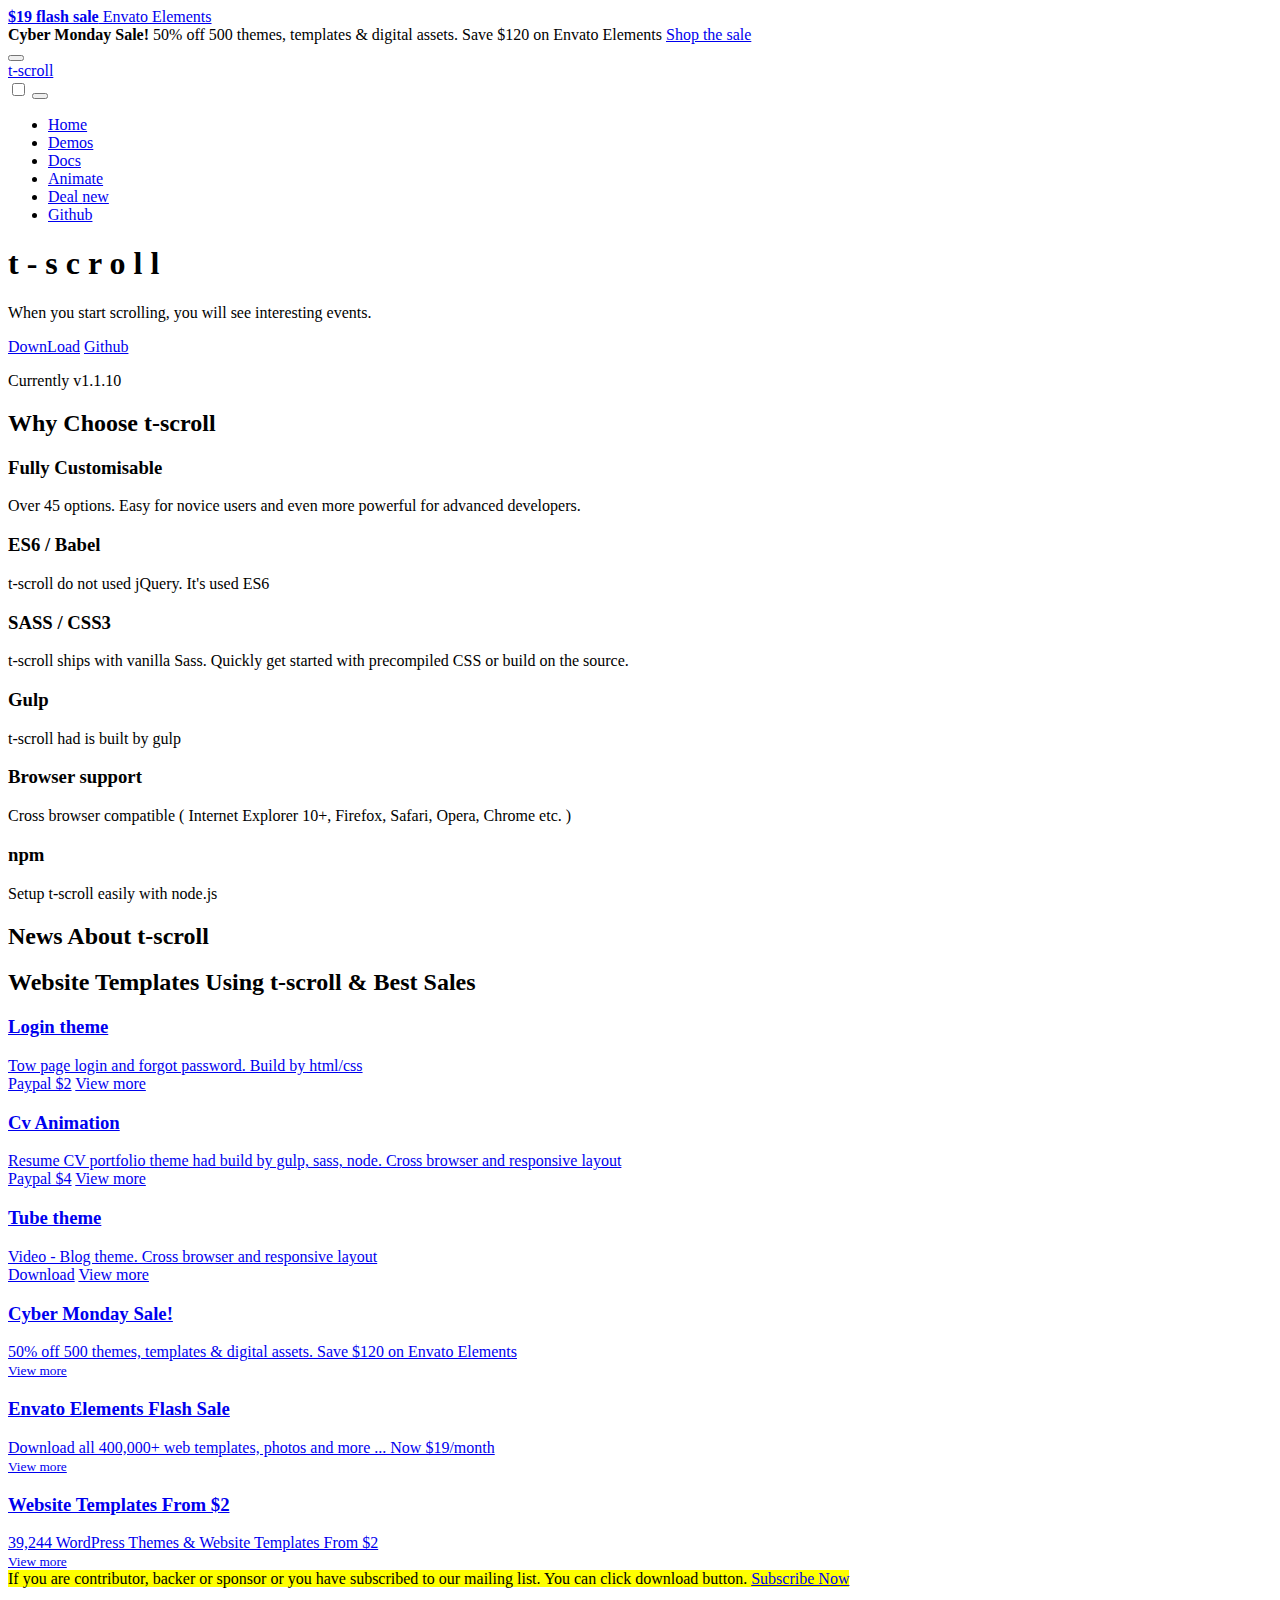
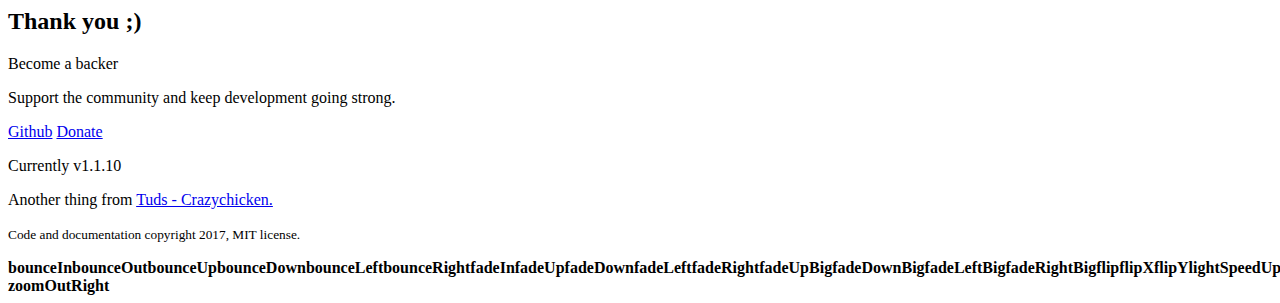
<file: scripts/t-scroll-master/html/index.html>
<!DOCTYPE html>
<html ⚡ lang="en">
<head>
    <meta charset="utf-8">
    <title>tScroll Index | Animation Scroll | t-scroll tuds</title>
    <meta name="description" content="A modern reveal-on-scroll library with useful options and animations. The tScroll more than 45 pretty cool animations to any elements when they appear in the viewport.">
    <!-- amp -->
    <!-- <script async custom-element="amp-iframe" src="https://cdn.ampproject.org/v0/amp-iframe-0.1.js"></script> -->
    <meta name="viewport" content="width=device-width,minimum-scale=1,initial-scale=1">
    <link rel="canonical" href="https://t-scroll.com/"/>
    <style amp-boilerplate>body{-webkit-animation:-amp-start 8s steps(1,end) 0s 1 normal both;-moz-animation:-amp-start 8s steps(1,end) 0s 1 normal both;-ms-animation:-amp-start 8s steps(1,end) 0s 1 normal both;animation:-amp-start 8s steps(1,end) 0s 1 normal both}@-webkit-keyframes -amp-start{from{visibility:hidden}to{visibility:visible}}@-moz-keyframes -amp-start{from{visibility:hidden}to{visibility:visible}}@-ms-keyframes -amp-start{from{visibility:hidden}to{visibility:visible}}@-o-keyframes -amp-start{from{visibility:hidden}to{visibility:visible}}@keyframes -amp-start{from{visibility:hidden}to{visibility:visible}}</style><noscript><style amp-boilerplate>body{-webkit-animation:none;-moz-animation:none;-ms-animation:none;animation:none}</style></noscript>
    <script async src="https://cdn.ampproject.org/v0.js"></script>
    <!-- components -->
    <script async custom-element="amp-analytics" src="https://cdn.ampproject.org/v0/amp-analytics-0.1.js"></script>
    <!-- <script async custom-element="amp-lightbox" src="https://cdn.ampproject.org/v0/amp-lightbox-0.1.js"></script> -->
    <!-- <script async custom-element="amp-form" src="https://cdn.ampproject.org/v0/amp-form-0.1.js"></script> -->
    <!-- /components -->
    <!-- /amp -->

    <!-- master tool -->
    <script type="application/ld+json">
        {
            "@context" : "https://schema.org",
            "@type": "WebSite",
            "url" : "https://t-scroll.com/",
            "name": "t-scroll.com",
            "alternateName": "t-scroll.com",
            "author": {
                "@type": "Person",
                "name": "Tu Truong",
                "url": "https://twitter.com/mtu_truong"
            },
            "description":"A modern reveal-on-scroll library with useful options and animations. The tScroll more than 45 pretty cool animations to any elements when they appear in the viewport.",
            "image": {
                "@type": "ImageObject",
                "width": 256,
                "height": 256,
                "url": "https://t-scroll.com/theme/images/favicon.png"
            },
            "creator": ["Tu Truong"],
            "sameAs": ["https://www.facebook.com/tudscss",
            "https://plus.google.com/u/0/111272361722398364018",
            "https://twitter.com/mtu_truong",
            "https://www.youtube.com/channel/UCDACe-7BFGDucQoxTDfPotw"],
            "keywords": ["t-scroll", "tScroll", "Animate Elements On Reveal", "tuds", "crazychicken", "Animate Elements", "JavaScript", "Animate", "Animation", "CSS3", "ES6"]
        }
    </script>
    <meta name="google-site-verification" content="RpjQcxeoQYyuXRapJgQqgHIaciI_KJoxXqSns4JjMg0"/>
    <!-- /master tool -->
    
    <!-- SEO -->
    <meta name="keywords" content="t-scroll, tScroll, Animate Elements, HTML, CSS, XML, JavaScript, Animate, Animation, CSS3, ES6, Npm, tuds, Crazychicken, animate, animation-name, animation-duration, animation-timing-function, animation-delay">
    <meta name="author" content="Tuds - Crazychicken">
    <meta name="robots" content="noodp,index,follow" />
    <meta name="language" content="english"/>
    <link rel="alternate" href="https://t-scroll.com/" hreflang="en"/>
    <link rel="shortcut icon" type="image/png" sizes="16x16" href="https://t-scroll.com/theme/images/favicon.png">
    <!-- SEO -->

    <!-- include css style min -->
    <style amp-custom>
        @@include('./html-global/amp-index.html')
    </style>
    <!-- /include css style min -->
</head>
<body>

    <!-- Tracking google -->
    <amp-analytics type="googleanalytics">
        <script type="application/json">
            {
                "vars": {
                    "account": "UA-46711522-3"
                },
                "triggers": {
                    "trackPageview": {
                        "on": "visible",
                        "request": "pageview"
                    },
                    "trackEvent": {
                        "selector": "#amp-pc-go-now",
                        "on": "click",
                        "request": "event",
                        "vars": {
                            "eventCategory": "amp-track",
                            "eventAction": "click",
                            "eventLabel": "AMP Go Now PC"
                        }
                    },
                    "trackEvent": {
                        "selector": "#amp-mb-go-now",
                        "on": "click",
                        "request": "event",
                        "vars": {
                            "eventCategory": "amp-track",
                            "eventAction": "click",
                            "eventLabel": "AMP Go Now MB"
                        }
                    },
                    "trackEvent": {
                        "selector": "#amp-link-deal",
                        "on": "click",
                        "request": "event",
                        "vars": {
                            "eventCategory": "amp-track",
                            "eventAction": "click",
                            "eventLabel": "AMP Link Deal"
                        }
                    },
                    "trackEvent": {
                        "selector": "#download-github",
                        "on": "click",
                        "request": "event",
                        "vars": {
                            "eventCategory": "amp-download-github",
                            "eventAction": "Click",
                            "eventLabel": "AMP Download Github"
                        }
                    },
                    "trackEvent": {
                        "selector": "#amp-donate",
                        "on": "click",
                        "request": "event",
                        "vars": {
                            "eventCategory": "amp-donate",
                            "eventAction": "Click",
                            "eventLabel": "AMP Button Donate"
                        }
                    },
                    "trackEvent": {
                        "selector": "#amp-subscribe",
                        "on": "click",
                        "request": "event",
                        "vars": {
                            "eventCategory": "amp-subscribe",
                            "eventAction": "Click",
                            "eventLabel": "AMP Subscribe"
                        }
                    }
                }
            }
        </script>
    </amp-analytics>
    <!-- /Tracking google -->

    <div class="amp-topbar-wrapper" id="amp-home-close">
    
        <a class="amp-topbar visible-xs" href="https://goo.gl/1SdZqx" rel="nofollow" id="amp-mb-go-now">
            <strong class="amp-topbar-deal">$19 flash sale</strong> Envato Elements
        </a>

        <div class="amp-topbar hidden-xs">
            <div class="amp-topbar-content">
                <strong class="amp-topbar-deal">Cyber Monday Sale!</strong> 50% off 500 themes, templates & digital assets. Save $120 on Envato Elements
                <a class="amp-topbar-button" rel="nofollow" href="https://goo.gl/1SdZqx" id="amp-pc-go-now">Shop the sale</a>
            </div>
        </div>

        <button class="amp-topbar-close" on="tap:amp-home-close.hide">
            <amp-img
                width="30"
                height="30"
                alt=""
                src="theme/images/topbar-close.png">
            </amp-img>
        </button>
    </div>

    <nav class="navbar navbar-default">
        <div class="container">
            <!-- Brand and toggle get grouped for better mobile display -->
            <div class="navbar-header">
                <a class="navbar-brand" href="https://t-scroll.com">t-scroll</a>
            </div>
            <!-- Collect the nav links, forms, and other content for toggling -->

            <input type="checkbox" id="amp-click-navbar-toggle" class="visible-xs"/>
            <button type="button" class="navbar-toggle collapsed amp-navbar-toggle visible-xs">
                <span class="icon-bar"></span>
                <span class="icon-bar"></span>
                <span class="icon-bar"></span>
            </button>
            
            <div class="collapse navbar-collapse" id="amp-navbar-collapse">
                <ul class="nav navbar-nav navbar-right">
                    <li class="active"><a href="https://t-scroll.com">Home</a></li>
                    <li><a href="https://t-scroll.com/demo.html">Demos</a></li>
                    <li><a href="https://t-scroll.com/documents.html">Docs</a></li>
                    <li><a href="https://t-scroll.com/t-animate-options.html">Animate</a></li>
                    <li><a href="https://t-scroll.com/deal.html" id="amp-link-deal">Deal <label class="label label-danger">new</label></a></li>
                    <li><a href="https://goo.gl/fo4Zep">Github</a></li>
                </ul>
            </div><!-- /.navbar-collapse -->
        </div><!-- /.container-fluid -->
    </nav>

    <section class="section section-banner">
        <div class="section-content">
            <h1 class="title">
                <span class="slideDown t-animated" data-t-show="1">t</span>
                <span class="slideDown t-animated" data-t-show="2">-</span>
                <span class="slideDown t-animated" data-t-show="3">s</span>
                <span class="slideDown t-animated" data-t-show="4">c</span>
                <span class="slideDown t-animated" data-t-show="5">r</span>
                <span class="slideDown t-animated" data-t-show="6">o</span>
                <span class="slideDown t-animated" data-t-show="7">l</span>
                <span class="slideDown t-animated" data-t-show="8">l</span>
            </h1>
            <p class="section-info zoomIn t-animated">
                When you start scrolling, you will see interesting events.
            </p>
            <a href="https://goo.gl/myr5D8" class="btn btn-main btn-lg slideLeft t-animated" id="download-github">DownLoad</a>
            <a href="https://goo.gl/fo4Zep" class="btn btn-border btn-lg slideRight t-animated">Github</a>
            <p>
                Currently v1.1.10
            </p>
        </div>
        <a href="#section-function" class="btn btn-animation">
            <span class="dot"></span>
        </a>
    </section>

    <section class="section section-function" id="section-function">
        <h2 class="section-title">Why Choose t-scroll</h2>
        <div class="container">
            <div class="row">
                <div class="col-xs-6 col-md-4">
                    <div class="box">
                        <div class="box-head">
                            <h3 class="title">
                                Fully Customisable
                            </h3>
                        </div>
                        <div class="box-body">
                            Over 45 options. Easy for novice users and even more powerful for advanced developers.
                        </div>
                    </div>
                </div>
                <div class="col-xs-6 col-md-4">
                    <div class="box box-es6">
                        <div class="box-head">
                            <h3 class="title">
                                ES6 / Babel
                            </h3>
                        </div>
                        <div class="box-body">
                            t-scroll do not used jQuery. It's used ES6
                        </div>
                    </div>
                </div>
                <div class="col-xs-6 col-md-4">
                    <div class="box box-sass">
                        <div class="box-head">
                            <h3 class="title">
                                SASS / CSS3
                            </h3>
                        </div>
                        <div class="box-body">
                            t-scroll ships with vanilla Sass. Quickly get started with precompiled CSS or build on the source.
                        </div>
                    </div>
                </div>

                <div class="col-xs-6 col-md-4">
                    <div class="box box-gulp">
                        <div class="box-head">
                            <h3 class="title">
                                Gulp
                            </h3>
                        </div>
                        <div class="box-body">
                            t-scroll had is built by gulp
                        </div>
                    </div>
                </div>
                <div class="col-xs-6 col-md-4">
                    <div class="box box-browser">
                        <div class="box-head">
                            <h3 class="title">
                                Browser support
                            </h3>
                        </div>
                        <div class="box-body">
                            Cross browser compatible ( Internet Explorer 10+, Firefox, Safari, Opera, Chrome etc. )
                        </div>
                    </div>
                </div>
                <div class="col-xs-6 col-md-4">
                    <div class="box box-npm">
                        <div class="box-head">
                            <h3 class="title">
                                npm
                            </h3>
                        </div>
                        <div class="box-body">
                            Setup t-scroll easily with node.js
                        </div>
                    </div>
                </div>
            </div>
        </div>
        <a href="#section-link-my-site" class="btn btn-animation hidden-xs">
            <span class="dot"></span>
        </a>
    </section>
    <!-- /end .section-function -->

    <!-- section-link-my-site -->
    <section class="section section-link-my-site" id="section-link-my-site">
        <h2 class="section-title">News About t-scroll</h2>
        <div class="container">
            <div class="row">
                <div class="container">
                    <div class="row">
                        <div class="col-xs-6 col-md-3">
                            <a rel="nofollow" target="_blank" href="https://goo.gl/Ev6u5v" class="box">
                                <amp-img
                                    src="./theme/images/logo-link-my-site/logo-codrops.png"
                                    width="360"
                                    height="180"
                                    layout="responsive"
                                    alt="logo-codrops">
                                </amp-img>
                            </a>
                        </div>
                        <div class="col-xs-6 col-md-3">
                            <a rel="nofollow" target="_blank" href="https://goo.gl/8RVEZA" class="box">
                                <div class="box-body">
                                    <amp-img
                                        src="./theme/images/logo-link-my-site/logo-coliss.png"
                                        width="360"
                                        height="180"
                                        layout="responsive"
                                        alt="logo-coliss">
                                    </amp-img>
                                </div>
                            </a>
                        </div>
                        <div class="col-xs-6 col-md-3">
                            <a rel="nofollow" target="_blank" href="https://goo.gl/MRWKyb" class="box">
                                <div class="box-body">
                                    <amp-img
                                        src="./theme/images/logo-link-my-site/logo-bashooka.png"
                                        width="360"
                                        height="180"
                                        layout="responsive"
                                        alt="logo-bashooka">
                                    </amp-img>
                                </div>
                            </a>
                        </div>

                        <div class="col-xs-6 col-md-3">
                            <a rel="nofollow" target="_blank" href="https://goo.gl/u4HZkM" class="box">
                                <div class="box-body">
                                    <amp-img
                                        src="./theme/images/logo-link-my-site/logo-jQueryPlusgin.png"
                                        width="360"
                                        height="180"
                                        layout="responsive"
                                        alt="jQueryPlusgin">
                                    </amp-img>
                                </div>
                            </a>
                        </div>
                        <div class="col-xs-6 col-md-3">
                            <a rel="nofollow" target="_blank" href="https://goo.gl/V7PUR4" class="box">
                                <div class="box-body">
                                    <amp-img
                                        src="./theme/images/logo-link-my-site/logo-freebiesbug.png"
                                        width="360"
                                        height="180"
                                        layout="responsive"
                                        alt="freebiesbug">
                                    </amp-img>
                                </div>
                            </a>
                        </div>

                        <!-- <div class="col-xs-6 col-md-3">
                            <a rel="nofollow" target="_blank" href="https://goo.gl/sJ2jhm" class="box">
                                <div class="box-body">
                                    <amp-img
                                        src="./theme/images/logo-link-my-site/logo-bl6.png"
                                        width="360"
                                        height="180"
                                        layout="responsive"
                                        alt="logo-bl6">
                                    </amp-img>
                                </div>
                            </a>
                        </div> -->
                        <div class="col-xs-6 col-md-3">
                            <a rel="nofollow" target="_blank" href="https://goo.gl/A5D6Lu" class="box">
                                <div class="box-body">
                                    <amp-img
                                        src="./theme/images/logo-link-my-site/logo-cssscript.png"
                                        width="360"
                                        height="180"
                                        layout="responsive"
                                        alt="logo-cssscript">
                                    </amp-img>
                                </div>
                            </a>
                        </div>

                        <div class="col-xs-6 col-md-3">
                            <a rel="nofollow" target="_blank" href="https://goo.gl/G8zGrr" class="box">
                                <div class="box-body">
                                    <amp-img
                                        src="./theme/images/logo-link-my-site/logo-jQueryScript.png"
                                        width="360"
                                        height="180"
                                        layout="responsive"
                                        alt="logo-jQueryScript">
                                    </amp-img>
                                </div>
                            </a>
                        </div>
                        <div class="col-xs-6 col-md-3">
                            <a rel="nofollow" target="_blank" href="https://goo.gl/nTqoG5" class="box">
                                <div class="box-body">
                                    <amp-img
                                        src="./theme/images/logo-link-my-site/logo-moongift.png"
                                        width="360"
                                        height="180"
                                        layout="responsive"
                                        alt="logo-moongift">
                                    </amp-img>
                                </div>
                            </a>
                        </div>
                    </div>
                </div>
            </div>
        </div>
        <a href="#section-deal" class="btn btn-animation hidden-xs">
            <span class="dot"></span>
        </a>
    </section>
    <!-- ./section-link-my-site -->

    <!-- Deal tScroll -->
    <section class="section section-deal" id="section-deal">
        <h2 class="section-title">
            Website Templates Using t-scroll & Best Sales
        </h2>
        <div class="container">
            <div class="row">
                <div class="col-xs-6 col-md-4">
                    <div class="block">
                        <a href="https://t-scroll.com/login-theme/">
                            <div class="block-header">
                                <amp-img 
                                    src="./theme/images/favicon.png"
                                    width="60"
                                    height="60"
                                    alt="favicon">
                                </amp-img>
                            </div>
                            <div class="block-body">
                                <h3 class="block-name">
                                    Login theme
                                </h3>
                                <div class="block-description">
                                    Tow page login and forgot password.
                                    Build by html/css
                                </div>
                            </div>
                        </a>
                        <div class="block-footer">
                            <a rel="nofollow" href="https://goo.gl/Qcuuo3">Paypal $2</a>
                            <a href="https://t-scroll.com/login-theme/">View more</a>
                        </div>
                    </div>
                </div>
                <div class="col-xs-6 col-md-4 bounceOut">
                    <div class="block">
                        <a href="https://t-scroll.com/cv-animate/">
                            <div class="block-header">
                                <amp-img 
                                    src="./theme/images/favicon.png"
                                    width="60"
                                    height="60"
                                    alt="favicon">
                                </amp-img>
                            </div>
                        
                            <div class="block-body">
                                <h3 class="block-name">
                                    Cv Animation
                                </h3>
                                <div class="block-description">
                                    Resume CV portfolio theme had build by gulp, sass, node. Cross browser and responsive layout
                                </div>
                            </div>
                        </a>
                        <div class="block-footer">
                            <a rel="nofollow" href="https://goo.gl/sg1Q7h">Paypal $4</a>
                            <a href="https://t-scroll.com/cv-animate/">View more</a>
                        </div>
                    </div>
                </div>

                <div class="col-xs-6 col-md-4 bounceOut">
                    <div class="block">
                        <a href="https://t-scroll.com/tube/">
                            <div class="block-header">
                                <amp-img 
                                    src="./theme/images/favicon.png"
                                    width="60"
                                    height="60"
                                    alt="favicon">
                                </amp-img>
                            </div>
                        
                            <div class="block-body">
                                <h3 class="block-name">
                                    Tube theme
                                </h3>
                                <div class="block-description">
                                    Video - Blog theme. Cross browser and responsive layout
                                </div>
                            </div>
                        </a>
                        <div class="block-footer">
                            <a href="https://goo.gl/TpW2FN">Download</a>
                            <a href="https://t-scroll.com/tube/">View more</a>
                        </div>
                    </div>
                </div>

                <!-- Themeforest -->
                <div class="col-xs-6 col-md-4 bounceOut">
                    <a target="_blank" class="block" rel="nofollow" href="https://goo.gl/1SdZqx">
                        <div class="block-header">
                            <amp-img 
                                class="logo-project"
                                src="./theme/images/icons-aff/icon-envato.svg"
                                width="60"
                                height="60"
                                alt="favicon">
                            </amp-img>
                        </div>
                        <div class="block-body">
                            <h3 class="block-name">
                                Cyber Monday Sale!
                            </h3>
                            <div class="block-description">
                                50% off 500 themes, templates & digital assets. Save $120 on Envato Elements
                            </div>
                        </div>
                        <div class="block-footer">
                            <small>View more</small>
                        </div>
                    </a>
                </div>
                <div class="col-xs-6 col-md-4 bounceOut">
                    <a target="_blank" class="block" rel="nofollow" href="https://goo.gl/kTGeQG">
                        <div class="block-header">
                            <amp-img 
                                class="logo-project"
                                src="./theme/images/icons-aff/icon-envato.svg"
                                width="60"
                                height="60"
                                alt="favicon">
                            </amp-img>
                        </div>
                        <div class="block-body">
                            <h3 class="block-name">
                                Envato Elements Flash Sale
                            </h3>
                            <div class="block-description">
                                Download all 400,000+ web templates, photos and more ... Now $19/month
                            </div>
                        </div>
                        <div class="block-footer">
                            <small>View more</small>
                        </div>
                    </a>
                </div>
                <div class="col-xs-6 col-md-4 bounceOut">
                    <a target="_blank" class="block" rel="nofollow" href="https://goo.gl/LUNQmu">
                        <div class="block-header">
                            <amp-img 
                                class="logo-project"
                                src="./theme/images/icons-aff/icon-envato.svg"
                                width="60"
                                height="60"
                                alt="favicon">
                            </amp-img>
                        </div>
                        <div class="block-body">
                            <h3 class="block-name">
                                Website Templates From $2
                            </h3>
                            <div class="block-description">
                                39,244 WordPress Themes & Website Templates From $2
                            </div>
                        </div>
                        <div class="block-footer">
                            <small>View more</small>
                        </div>
                    </a>
                </div>
                <!-- End Themeforest -->

                <div class="text-center col-xs-12 col-md-12">
                    <mark>
                        If you are contributor, backer or sponsor or you have subscribed to our mailing list. You can click download button. <a class="btn btn-link" href="https://t-scroll.com/deal.html">Subscribe Now</a>
                        <!-- <button class="btn btn-link open-modal caps m2"
                            on="tap:my-lightbox"
                            role="button"
                            tabindex="0">
                            Subscribe Now
                        </button> -->
                    </mark>
                </div>
            </div>
        </div>
        <a href="#thanks" class="btn btn-animation hidden-xs">
            <span class="dot"></span>
        </a>
    </section>
    <!-- /End Deal tScroll -->

    <!-- Footer -->
    <footer class="section thanks" id="thanks">
        <div class="text-center">
            <h2 class="section-title">
                Thank you ;)
            </h2>
            <p class="text-center-ie">
                <a href="https://opencollective.com/t-scroll#backers" target="_blank">
                    <amp-img
                        class="img-responsive"
                        src="https://opencollective.com/t-scroll/backers.svg"
                        width="460"
                        height="80"
                        alt="backers"
                        layout="responsive"
                    ></amp-img>
                </a>
            </p>
            <p class="h3">
                Become a backer
            </p>
            <p>
                Support the community and keep development going strong.
            </p>
            <a href="https://goo.gl/fo4Zep" class="btn btn-border btn-lg" rel="nofollow">Github</a>
            <a href="https://goo.gl/C4trd9" class="btn btn-main btn-lg" rel="nofollow" id="amp-donate">Donate</a>
            <p>
                Currently v1.1.10
            </p>
        </div>
        <div class="author">
            Another thing from <a href="http://tuds.ninja">Tuds - Crazychicken.</a>
            <p>
                <small>Code and documentation copyright 2017, MIT license.</small>
            </p>
        </div>
        <div class="hide">
            <strong>bounceIn</strong><strong>bounceOut</strong><strong>bounceUp</strong><strong>bounceDown</strong><strong>bounceLeft</strong><strong>bounceRight</strong><strong>fadeIn</strong><strong>fadeUp</strong><strong>fadeDown</strong><strong>fadeLeft</strong><strong>fadeRight</strong><strong>fadeUpBig</strong><strong>fadeDownBig</strong><strong>fadeLeftBig</strong><strong>fadeRightBig</strong><strong>flip</strong><strong>flipX</strong><strong>flipY</strong><strong>lightSpeedUp</strong><strong>lightSpeedRight</strong><strong>lightSpeedDown</strong><strong>lightSpeedLeft</strong><strong>rollUp</strong><strong>rollRight</strong><strong>rollDown</strong><strong>rollLeft</strong><strong>rotate</strong><strong>rotateUpLeft</strong><strong>rotateUpRight</strong><strong>rotateDownLeft</strong><strong>rotateDownRight</strong><strong>slideUp</strong><strong>slideDown</strong><strong>slideLeft</strong><strong>slideRight</strong><strong>zoomIn</strong><strong>zoomInUp</strong><strong>zoomInLeft</strong><strong>zoomInDown</strong><strong>zoomInRight</strong><strong>zoomOut</strong><strong>zoomOutUp</strong><strong>zoomOutLeft</strong><strong>zoomOutDown</strong>
            <strong>zoomOutRight</strong>
        </div>
    </footer>
    <!-- End Footer -->
    <!-- <amp-lightbox id="my-lightbox"
      layout="nodisplay">
        <div class="modal-subscribe">
            <div class="modal-sub-body">
                <button class="modal-sub-close lightbox"
                    on="tap:my-lightbox.close"
                    role="button"
                    tabindex="0">
                    <amp-img 
                        src="./theme/images/topbar-close.png"
                        width="30"
                        height="30"
                        alt="close icon">
                    </amp-img>
                </button>
                
                <div id="mc_embed_signup">
                    <form method="post"
                    action-xhr="//quoc.us3.list-manage.com/subscribe/post?u=5e857239d1c97854cf7484b65&amp;id=0dcfac981e"
                    id="mc-embedded-subscribe-form" name="mc-embedded-subscribe-form" class="validate" target="_blank" novalidate>
                        <div id="mc_embed_signup_scroll">
                            <label for="mce-EMAIL">Subscribe to our mailing list. You will earn a free theme.</label>
                            <br>
                            <input type="email" value="" name="EMAIL" class="email slideRight" id="mce-EMAIL" placeholder="Email address" required>
                            <div class="email-none" aria-hidden="true"><input type="text" name="b_5e857239d1c97854cf7484b65_0dcfac981e" tabindex="-1" value=""></div>
                            <div class="clear slideLeft">
                                <input type="submit" value="Subscribe" name="subscribe" id="mc-embedded-subscribe" class="button btn btn-main btn-lg">
                            </div>
                        </div>
                    </form>
                </div>
                
                <br>
                <p class="text-center">
                    You will soon receive it within a week.
                </p>
            </div>
        </div>
    </amp-lightbox> -->
</body>
</html>
</file>
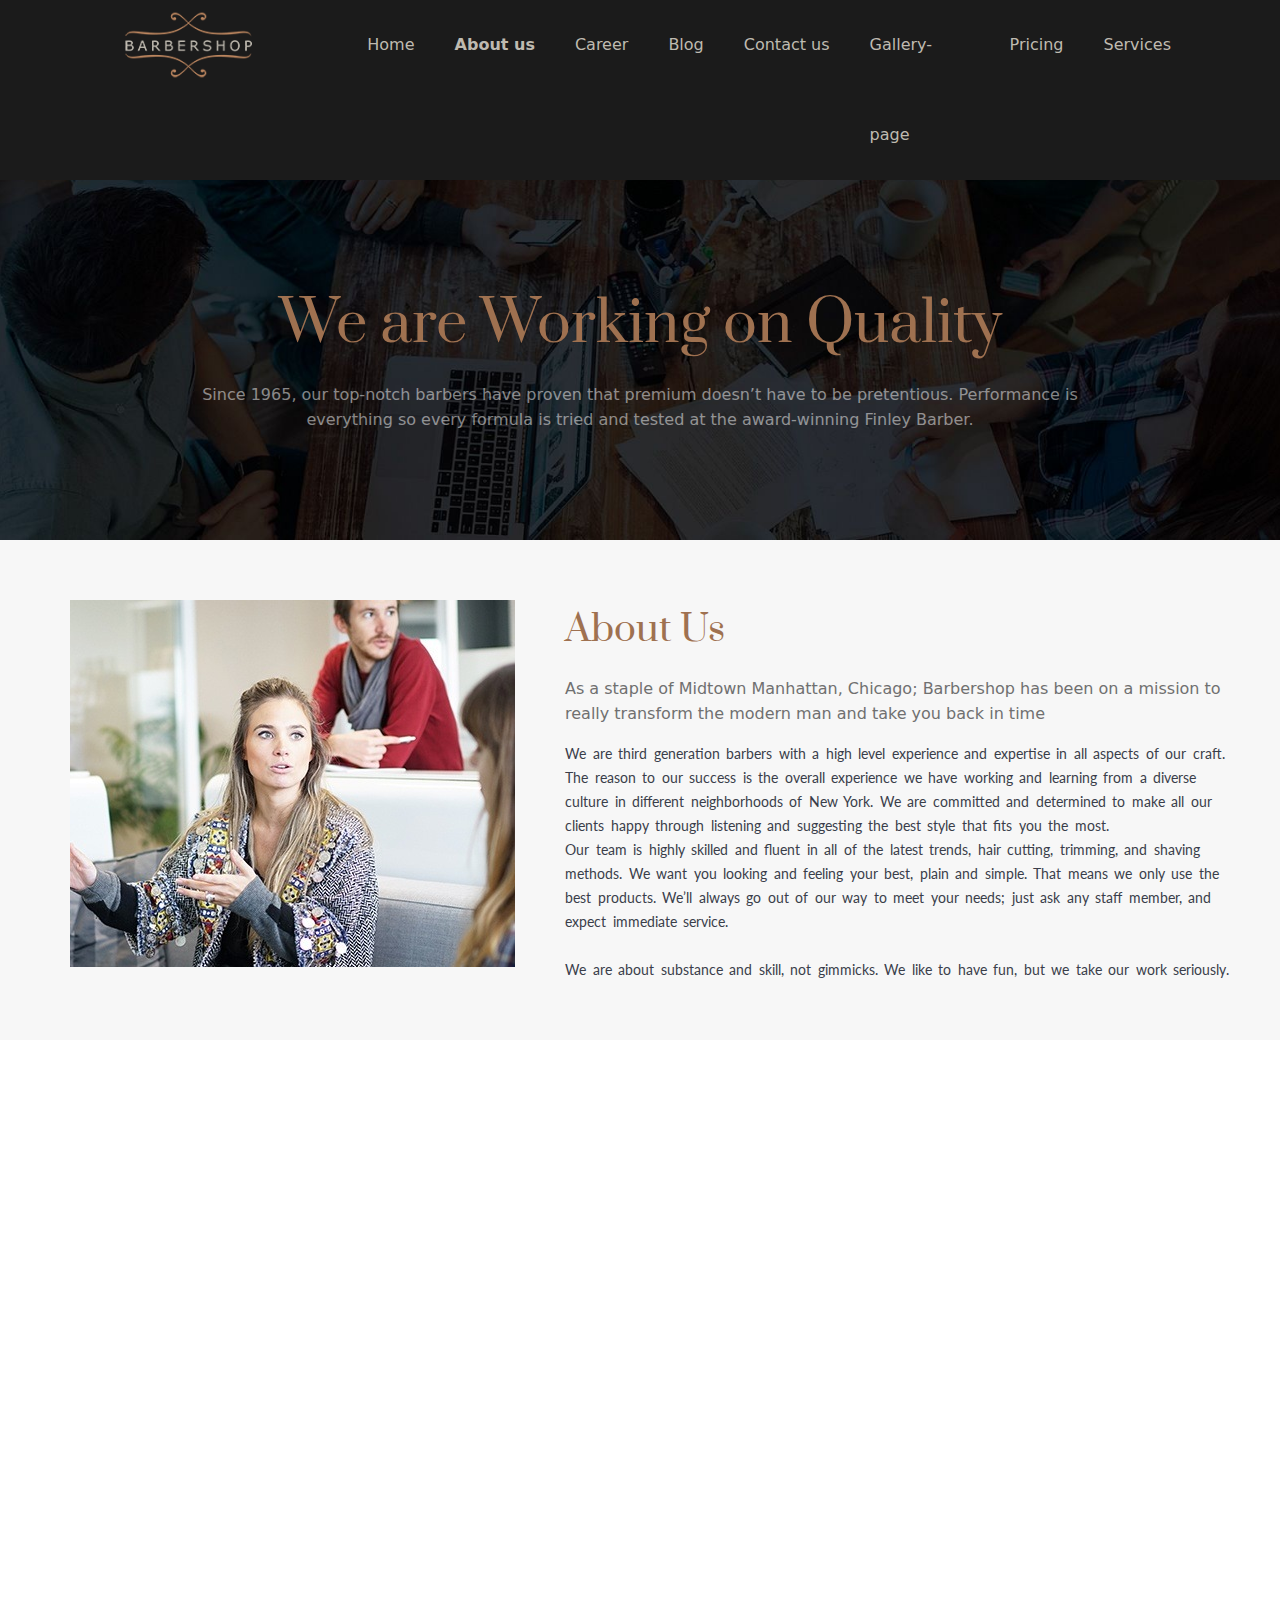
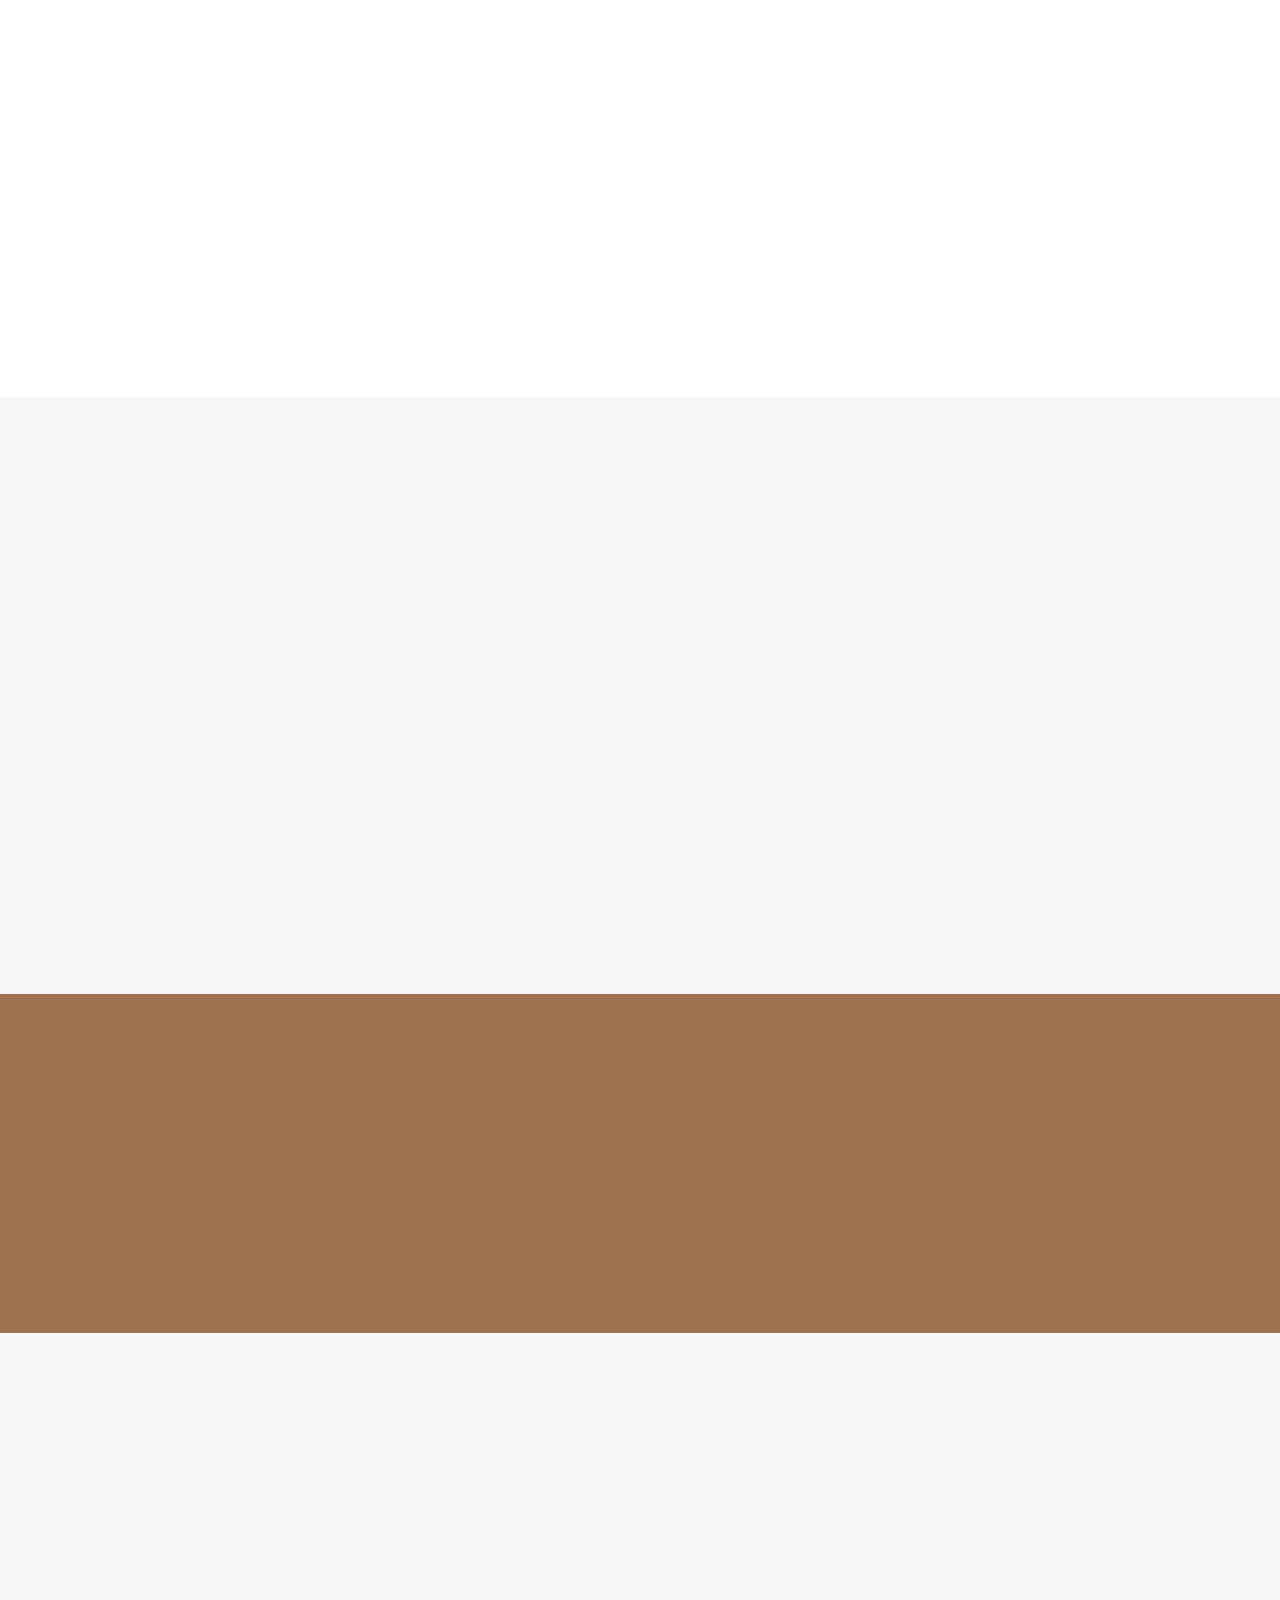
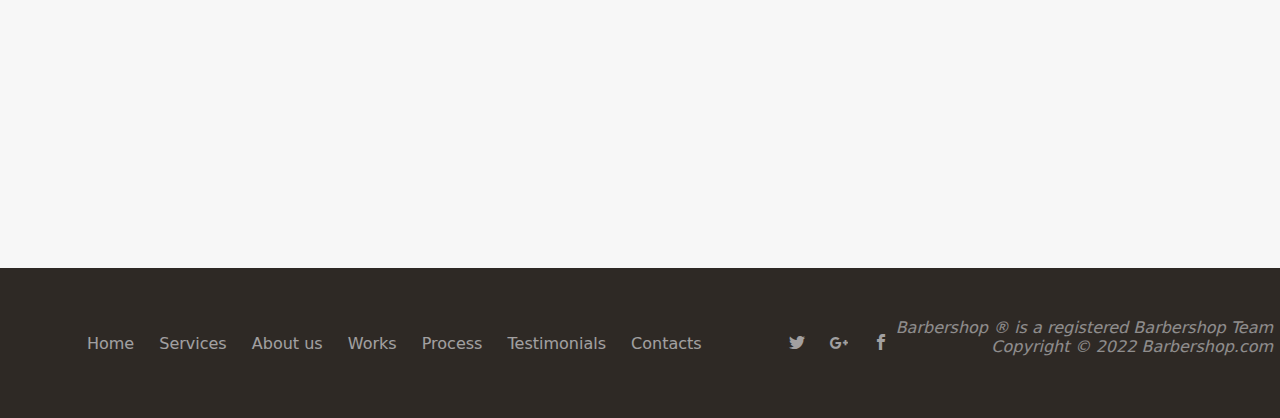
<file: about-us.html>
<!DOCTYPE html>
<html lang="en">

<head>
    <meta charset="UTF-8">
    <meta http-equiv="X-UA-Compatible" content="IE=edge">
    <meta name="viewport" content="width=device-width, initial-scale=1.0">
    <title>About us</title>
    <link rel="preconnect" href="https://fonts.googleapis.com">
    <link rel="preconnect" href="https://fonts.gstatic.com" crossorigin>
    <link href="https://fonts.googleapis.com/css2?family=PT+Sans+Caption&display=swap" rel="stylesheet">
    <link href="https://fonts.googleapis.com/css2?family=Prata&display=swap" rel="stylesheet">
    <link href="https://fonts.googleapis.com/css2?family=Lato:wght@400;700&display=swap" rel="stylesheet">
    <link rel="stylesheet" href="./scripts/t-scroll-master/public/theme/css/t-scroll.min.css">
    <link rel="stylesheet" href="./fonts/icomoon/style.css">
    <link rel="stylesheet" href="./styles/styles.css">
</head>

<body>
    <div class="main_wrapper">
        <div class="darkbg"></div>
        <nav>
            <div class="navbar">
                <div class="container nav-container">
                    <input class="checkbox" type="checkbox" name="" id="" />
                    <div class="hamburger-lines">
                        <span class="line line1"></span>
                        <span class="line line2"></span>
                        <span class="line line3"></span>
                    </div>
                    <div class="logo">
                        <a href="./index.html"><img src="./images/Logo-Barber.png" alt=""></a>
                    </div>
                    <div class="menu-items">
                        <li><a href="./index.html">Home</a></li>
                        <li><a href="about-us.html">About us</a></li>
                        <li><a href="career.html">Career</a></li>
                        <li><a href="blog.html">Blog</a></li>
                        <li><a href="contact-us.html">Contact us</a></li>
                        <li><a href="gallery-page.html">Gallery-page</a></li>
                        <li><a href="pricing.html">Pricing</a></li>
                        <li><a href="services.html">Services</a></li>
                    </div>
                </div>
            </div>
        </nav>
        <header class="header">
            <div class="header__container">
                <a href="./index.html" class="header__logo"><img src="./images/Logo-Barber.png" alt="logo"></a>
                <nav class="header__nav">
                    <ul class="header__menu">
                        <li><a href="index.html">Home</a></li>
                        <li><a href="about-us.html"><b>About us</b></a></li>
                        <li><a href="career.html">Career</a></li>
                        <li><a href="blog.html">Blog</a></li>
                        <li><a href="contact-us.html">Contact us</a></li>
                        <li><a href="gallery-page.html">Gallery-page</a></li>
                        <li><a href="pricing.html">Pricing</a></li>
                        <li><a href="services.html">Services</a></li>
                    </ul>
                </nav>
            </div>
        </header>
        <div class="about-us__wrap">
            <div class="common_title">
                <h3>We are Working on Quality</h3>
                <p>Since 1965, our top-notch barbers have proven that premium doesn’t have to be pretentious. Performance is everything so every formula is tried and tested at the award-winning Finley Barber.</p>
            </div>
        </div>
        <div class="about-us light">
            <div class="about-us__main-photo"><img src="./images/content/photo-about.jpg" alt="employee"></div>
            <div class="about-us__content">
                <div class="about-us__content-wrap">
                    <h3 class="about-us__title">About Us</h3>
                    <p class="about-us__subtitle small">As a staple of Midtown Manhattan, Chicago; Barbershop has been on a mission to really transform the modern man and take you back in time</p>
                    <p class="about-us__text light-txt">We are third generation barbers with a high level experience and expertise in all aspects of our craft. The reason to our success is the overall experience we have working and learning from a diverse culture in different neighborhoods of New York. We are committed and determined to make all our clients happy through listening and suggesting the best style that fits you the most. <br>
                    Our team is highly skilled and fluent in all of the latest trends, hair cutting, trimming, and shaving methods.
                    We want you looking and feeling your best, plain and simple. That means we only use the best products.
                    We’ll always go out of our way to meet your needs;  just ask any staff member, and expect immediate service.
                        <br><br>
                        We are about substance and skill, not gimmicks. We like to have fun, but we take our work seriously.
                </div>
            </div>
        </div>
        <div class="our-team__wrap">
            <div class="our-team__title fadeUp">
                <h2>Our Team</h2>
                <p>Who are the our emplyees? Each member of the team is passionate about the client’s experience, and they are keen to demonstrate their top-class skills.</p>
            </div>
            <div class="our-team__container">
                <div class="our-team__employee fadeUp">
                    <img src="./images/content/photo-77.jpg" alt="">
                    <div class="our-team__bg">
                        <div class="our-team__inner-text">
                            <h5>John Smith</h5>
                            <h6>Manager</h6>
                            <p>Assures daily business operations are conducted in accordance with company policies and procedures and state regulatory standards.</p>
                            <div class="our-team__links">
                                <a href="" class="icon-facebook"></a>
                                <a href="" class="icon-google"></a>
                                <a href="" class="icon-twitter"></a>
                            </div>
                        </div>
                    </div>
                </div>
                <div class="our-team__employee fadeUp">
                    <img src="./images/content/photo-78.jpg" alt="">
                    <div class="our-team__bg">
                        <div class="our-team__inner-text">
                            <h5>Anna Jons</h5>
                            <h6>Project Manager</h6>
                            <p>Efficient on Microsoft Excel, Word programs and commercial estimating software
                                Communicate with Owners, G.C’s and Architects to create a comprehensive bid.</p>
                            <div class="our-team__links">
                                <a href="" class="icon-facebook"></a>
                                <a href="" class="icon-google"></a>
                                <a href="" class="icon-twitter"></a>
                            </div>
                        </div>
                    </div>
                </div>
                <div class="our-team__employee fadeUp">
                    <img src="./images/content/photo-79.jpg" alt="">
                    <div class="our-team__bg">
                        <div class="our-team__inner-text">
                            <h5>Mike Woody</h5>
                            <h6>Manager</h6>
                            <p>Assures daily business operations are conducted in accordance with company policies and procedures and state regulatory standards.</p>
                            <div class="our-team__links">
                                <a href="" class="icon-facebook"></a>
                                <a href="" class="icon-google"></a>
                                <a href="" class="icon-twitter"></a>
                            </div>
                        </div>
                    </div>
                </div>
                <div class="our-team__employee fadeUp">
                    <img src="./images/content/photo-80.jpg" alt="">
                    <div class="our-team__bg">
                        <div class="our-team__inner-text">
                            <h5>Jack Boo</h5>
                            <h6>Manager</h6>
                            <p>Assures daily business operations are conducted in accordance with company policies and procedures and state regulatory standards.</p>
                            <div class="our-team__links">
                                <a href="" class="icon-facebook"></a>
                                <a href="" class="icon-google"></a>
                                <a href="" class="icon-twitter"></a>
                            </div>
                        </div>
                    </div>
                </div>
                <div class="our-team__employee fadeUp">
                    <img src="./images/content/photo-81.jpg" alt="">
                    <div class="our-team__bg">
                        <div class="our-team__inner-text">
                            <h5>John Allen</h5>
                            <h6>Manager</h6>
                            <p>Assures daily business operations are conducted in accordance with company policies and procedures and state regulatory standards.</p>
                            <div class="our-team__links">
                                <a href="" class="icon-facebook"></a>
                                <a href="" class="icon-google"></a>
                                <a href="" class="icon-twitter"></a>
                            </div>
                        </div>
                    </div>
                </div>
                <div class="our-team__employee fadeUp">
                    <img src="./images/content/photo-82.jpg" alt="">
                    <div class="our-team__bg">
                        <div class="our-team__inner-text">
                            <h5>Anna Smith</h5>
                            <h6>Manager</h6>
                            <p>Assures daily business operations are conducted in accordance with company policies and procedures and state regulatory standards.</p>
                            <div class="our-team__links">
                                <a href="" class="icon-facebook"></a>
                                <a href="" class="icon-google"></a>
                                <a href="" class="icon-twitter"></a>
                            </div>
                        </div>
                    </div>
                </div>
            </div>
        </div>
        <div class="choose-us__wrap">
            <div class="our-team__title fadeUp">
                <h2>Why Choose Us</h2>
                <p>We offer you the best working conditions. In our barbershop, everything is the best not only for customers but also for employees.</p>
            </div>
            <div class="choose-us__container">
                <div class="choose-us__content fadeUp">
                    <i class="icon-Professional-growth"></i>
                    <h3>Growth</h3>
                    <p>We offer exceptional product performance and unparalleled support.</p>
                </div>
                <div class="choose-us__content fadeUp">
                    <i class="icon-Educational-programs"></i>
                    <h3>Innovation</h3>
                    <p> Discover and seize opportunities for innovation. We show you how. Make creativity and innovation your competitive advantage.</p>
                </div>
                <div class="choose-us__content fadeUp">
                    <i class="icon-Comfortable-working-conditions"></i>
                    <h3>Time Save</h3>
                    <p>We offer a time-saving feature that allows you to quickly populate time slots.</p>
                </div>
                <div class="choose-us__content fadeUp">
                    <i class="icon-The-system-of-bonuses"></i>
                    <h3>Resultative</h3>
                    <p>We offer you the most convenient conditions and bonus programs for your business.</p>
                </div>
            </div>
        </div>
        <div class="partners__wrap">
            <div class="partners__content">
                <div class="fadeUp">
                    <img src="./images/icon-17.png" alt="">
                </div>
                <div class="fadeUp">
                    <img src="./images/icon-18.png" alt="">
                </div>
                <div class="fadeUp">
                    <img src="./images/icon-19.png" alt="">
                </div>
                <div class="fadeUp">
                    <img src="./images/icon-20.png" alt="">
                </div>
            </div>
        </div>
        <div class="connect__wrap">
            <div class="connect__inner">
                <div class="connect__info fadeLeft">
                    <h3>Connect with Us</h3>
                    <span class="connect__subtitle">If you have any questions or suggestions, please feel free to contact us.</span>
                    <p>For all press & marketing related enquiries please complete the form and one of our team will get back to you.
                        <br>
                        Please note, we are dealing with a high number of applicants at this time. We look forward to hearing from you.
                        <br>
                        <b>#KeepItHandsome</b>
                    </p>
                </div>
                <div class="connect__form fadeRight">
                    <form class="form">
                        <label for="name">Your name</label>
                        <input type="text" id="name">
                        <label for="email">Your email</label>
                        <input type="text" id="email">
                        <label for="message">Your message</label>
                        <textarea name="message" id="message" cols="30" rows="10"></textarea>
                        <input type="submit" value="Send">
                    </form>
                </div>
            </div>
        </div>
    </div>
    <footer class="footer">
        <nav class="footer__nav">
            <ul class="footer__menu">
                <li><a href="./index.html">Home</a></li>
                <li><a href="./index.html">Services</a></li>
                <li><a href="./index.html">About us</a></li>
                <li><a href="./index.html">Works</a></li>
                <li><a href="./index.html">Process</a></li>
                <li><a href="./index.html">Testimonials</a></li>
                <li><a href="./contact-us.html">Contacts</a></li>
            </ul>
        </nav>
        <div class="footer__socials">
            <ul class="footer__menu">
                <li><a href="https://www.google.com/" target="_blank" class="icon-twitter"></a></li>
                <li><a href="https://www.google.com/" target="_blank" class="icon-google-plus"></a></li>
                <li><a href="https://www.google.com/" target="_blank" class="icon-facebook"></a></li>
            </ul>
        </div>
        <p class="footer__copy">Barbershop &#174; is a registered Barbershop Team <br>
            Copyright &copy; 2022 Barbershop.com</p>
    </footer>
    <script src="./scripts/jquery-3.6.1.min.js"></script>
    <script src="./scripts/t-scroll-master/public/theme/js/t-scroll.min.js"></script>
    <script src="./scripts/owl.carousel.min.js"></script>
    <script src="./scripts/swipebox-master/src/js/jquery.swipebox.min.js"></script>
    <script src="./scripts/script.js"></script>
</body>

</html>
</file>
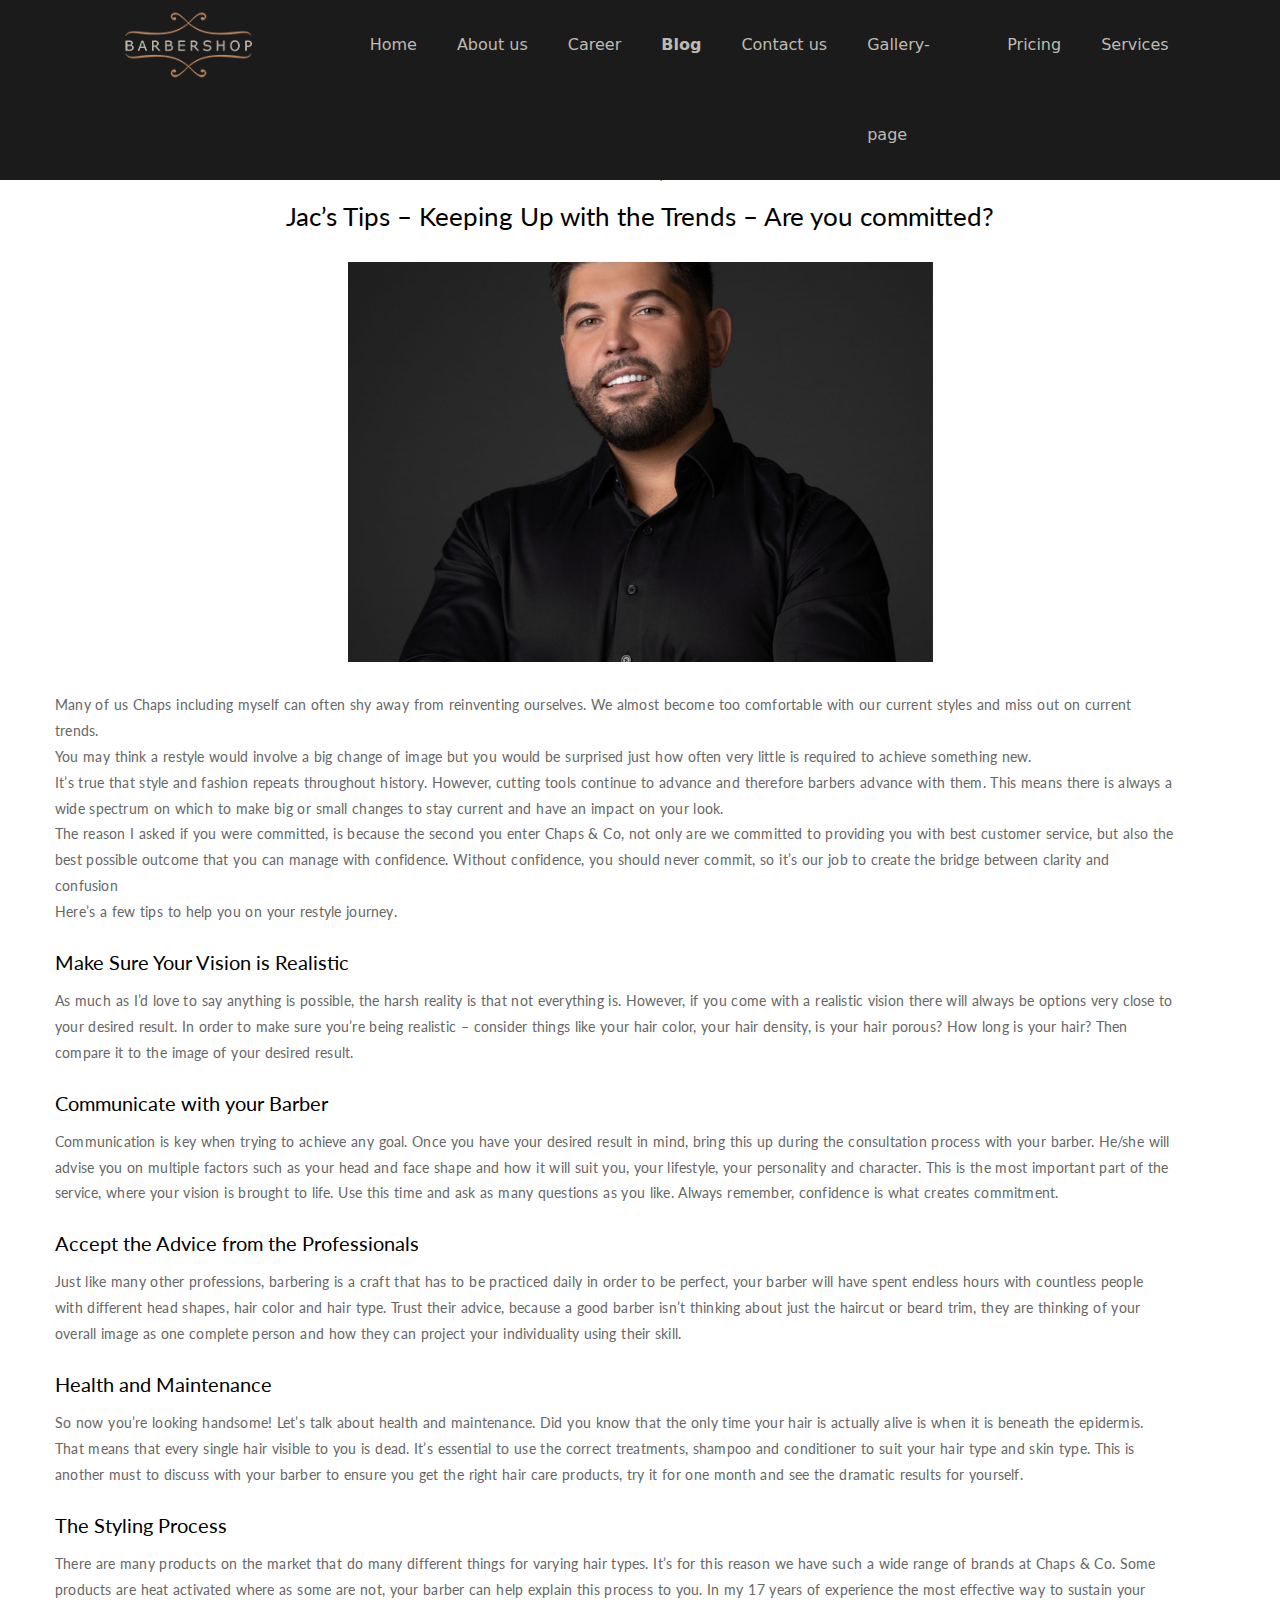
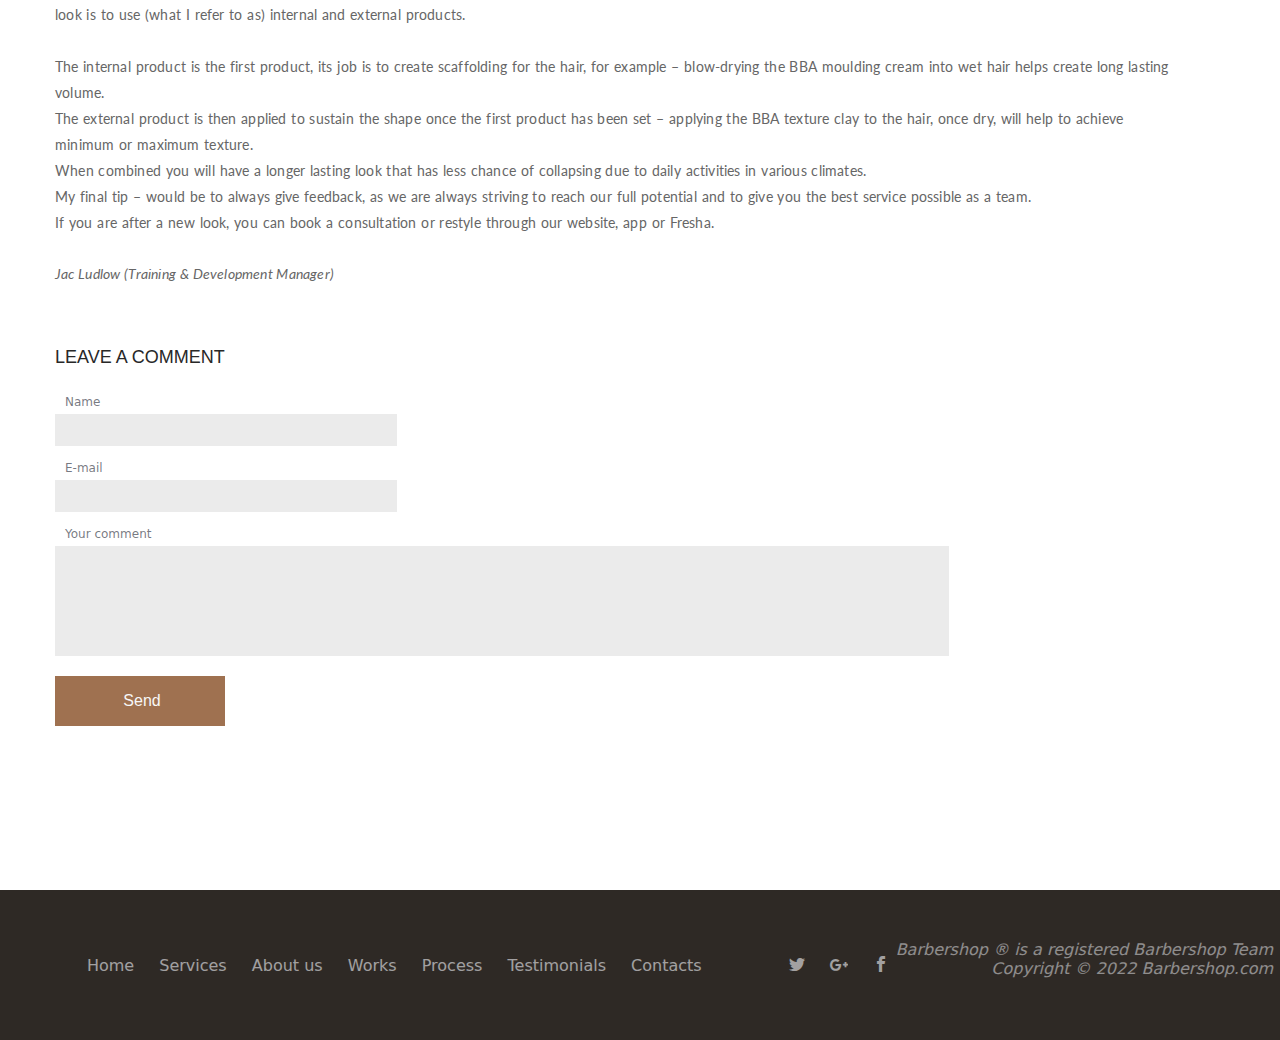
<file: blog-page1.html>
<!DOCTYPE html>
<html lang="en">

<head>
    <meta charset="UTF-8">
    <meta http-equiv="X-UA-Compatible" content="IE=edge">
    <meta name="viewport" content="width=device-width, initial-scale=1.0">
    <title>Jac’s Tips – Keeping Up with the Trends – Are you committed</title>
    <link rel="preconnect" href="https://fonts.googleapis.com">
    <link rel="preconnect" href="https://fonts.gstatic.com" crossorigin>
    <link href="https://fonts.googleapis.com/css2?family=PT+Sans+Caption&display=swap" rel="stylesheet">
    <link href="https://fonts.googleapis.com/css2?family=Prata&display=swap" rel="stylesheet">
    <link href="https://fonts.googleapis.com/css2?family=Lato:wght@400;700&display=swap" rel="stylesheet">
    <link rel="stylesheet" href="./scripts/t-scroll-master/public/theme/css/t-scroll.min.css">
    <link rel="stylesheet" href="./fonts/icomoon/style.css">
    <link rel="stylesheet" href="./styles/styles.css">
</head>

<body>
    <div class="main_wrapper">
        <nav>
            <div class="navbar">
                <div class="container nav-container">
                    <input class="checkbox" type="checkbox" name="" id="" />
                    <div class="hamburger-lines">
                        <span class="line line1"></span>
                        <span class="line line2"></span>
                        <span class="line line3"></span>
                    </div>
                    <div class="logo">
                        <a href="./index.html"><img src="./images/Logo-Barber.png" alt=""></a>
                    </div>
                    <div class="menu-items">
                        <li><a href="./index.html">Home</a></li>
                        <li><a href="about-us.html">About us</a></li>
                        <li><a href="career.html">Career</a></li>
                        <li><a href="blog.html">Blog</a></li>
                        <li><a href="contact-us.html">Contact us</a></li>
                        <li><a href="gallery-page.html">Gallery-page</a></li>
                        <li><a href="pricing.html">Pricing</a></li>
                        <li><a href="services.html">Services</a></li>
                    </div>
                </div>
            </div>
        </nav>
        <header class="header">
            <div class="header__container">
                <a href="#" class="header__logo"><img src="./images/Logo-Barber.png" alt="logo"></a>
                <nav class="header__nav">
                    <ul class="header__menu">
                        <li><a href="index.html">Home</a></li>
                        <li><a href="about-us.html">About us</a></li>
                        <li><a href="career.html">Career</a></li>
                        <li><a href="blog.html"><b>Blog</b></a></li>
                        <li><a href="contact-us.html">Contact us</a></li>
                        <li><a href="gallery-page.html">Gallery-page</a></li>
                        <li><a href="pricing.html">Pricing</a></li>
                        <li><a href="services.html">Services</a></li>
                    </ul>
                </nav>
            </div>
        </header>
        <div class="blog-page_wrap">
            <div class="blog-page__title">
                <span class="posted-info text-center">31.08.2022 / by Admin</span>
                <h3 class="text-center">Jac’s Tips – Keeping Up with the Trends – Are you committed?</h3>
            </div>
            <div class="blog-page__content">
                <div class="blog-page__photo">
                    <img src="./images/content/blog2.jpg" alt="">
                </div>
                <div class="blog-page__inner-text">
                    <p>Many of us Chaps including myself can often shy away from reinventing ourselves. We almost become too comfortable with our current styles and miss out on current trends.
                    <br>
                    You may think a restyle would involve a big change of image but you would be surprised just how often very little is required to achieve something new.
                    <br>
                    It’s true that style and fashion repeats throughout history. However, cutting tools continue to advance and therefore barbers advance with them. This means there is always a wide spectrum on which to make big or small changes to stay current and have an impact on your look.
                    <br>
                    The reason I asked if you were committed, is because the second you enter Chaps & Co, not only are we committed to providing you with best customer service, but also the best possible outcome that you can manage with confidence. Without confidence, you should never commit, so it’s our job to create the bridge between clarity and confusion 
                    <br>
                    Here’s a few tips to help you on your restyle journey.</p>
                    <h3>Make Sure Your Vision is Realistic</h3>
                    <p>As much as I’d love to say anything is possible, the harsh reality is that not everything is. However, if you come with a realistic vision there will always be options very close to your desired result. In order to make sure you’re being realistic – consider things like your hair color, your hair density, is your hair porous? How long is your hair? Then compare it to the image of your desired result.</p>
                    <h3>Communicate with your Barber</h3>
                    <p>Communication is key when trying to achieve any goal. Once you have your desired result in mind, bring this up during the consultation process with your barber. He/she will advise you on multiple factors such as your head and face shape and how it will suit you, your lifestyle, your personality and character. This is the most important part of the service, where your vision is brought to life. Use this time and ask as many questions as you like. Always remember, confidence is what creates commitment.</p>
                    <h3>Accept the Advice from the Professionals</h3>
                    <p>Just like many other professions, barbering is a craft that has to be practiced daily in order to be perfect, your barber will have spent endless hours with countless people with different head shapes, hair color and hair type. Trust their advice, because a good barber isn’t thinking about just the haircut or beard trim, they are thinking of your overall image as one complete person and how they can project your individuality using their skill.</p>
                    <h3>Health and Maintenance</h3>
                    <p>So now you’re looking handsome! Let’s talk about health and maintenance. Did you know that the only time your hair is actually alive is when it is beneath the epidermis. That means that every single hair visible to you is dead. It’s essential to use the correct treatments, shampoo and conditioner to suit your hair type and skin type. This is another must to discuss with your barber to ensure you get the right hair care products, try it for one month and see the dramatic results for yourself.</p>
                    <h3>The Styling Process</h3>
                    <p>There are many products on the market that do many different things for varying hair types. It’s for this reason we have such a wide range of brands at Chaps & Co. Some products are heat activated where as some are not, your barber can help explain this process to you. In my 17 years of experience the most effective way to sustain your look is to use (what I refer to as) internal and external products.
                    <br><br>
                    The internal product is the first product, its job is to create scaffolding for the hair, for example – blow-drying the BBA moulding cream into wet hair helps create long lasting volume.
                    <br>
                    The external product is then applied to sustain the shape once the first product has been set – applying the BBA texture clay to the hair, once dry, will help to achieve minimum or maximum texture. 
                    <br>
                    When combined you will have a longer lasting look that has less chance of collapsing due to daily activities in various climates.
                    <br>
                    My final tip – would be to always give feedback, as we are always striving to reach our full potential and to give you the best service possible as a team.
                    <br>
                    If you are after a new look, you can book a consultation or restyle through our website, app or Fresha.
                    <br><br>
                    <i>Jac Ludlow (Training & Development Manager)</i></p>
                </div>
            </div>
            <div class="comments_wrap">
                <div class="comment-wrap">
                    <h3>LEAVE A COMMENT</h3>
                    <form class="comment-form">
                        <label for="name">Name</label>
                        <input type="text" id="name">
                        <label for="email">E-mail</label>
                        <input type="text" id="email">
                        <label for="message">Your comment</label>
                        <textarea name="message" id="message" cols="30" rows="10"></textarea>
                        <input type="submit" value="Send">
                    </form>
                </div>
            </div>
        </div>
    </div>
    <footer class="footer">
        <nav class="footer__nav">
            <ul class="footer__menu">
                <li><a href="./index.html">Home</a></li>
                <li><a href="./index.html">Services</a></li>
                <li><a href="./index.html">About us</a></li>
                <li><a href="./index.html">Works</a></li>
                <li><a href="./index.html">Process</a></li>
                <li><a href="./index.html">Testimonials</a></li>
                <li><a href="./contact-us.html">Contacts</a></li>
            </ul>
        </nav>
        <div class="footer__socials">
            <ul class="footer__menu">
                <li><a href="https://www.google.com/" target="_blank" class="icon-twitter"></a></li>
                <li><a href="https://www.google.com/" target="_blank" class="icon-google-plus"></a></li>
                <li><a href="https://www.google.com/" target="_blank" class="icon-facebook"></a></li>
            </ul>
        </div>
        <p class="footer__copy">Barbershop &#174; is a registered Barbershop Team <br>
            Copyright &copy; 2022 Barbershop.com</p>
    </footer>
    <script src="./scripts/jquery-3.6.1.min.js"></script>
    <script src="./scripts/t-scroll-master/public/theme/js/t-scroll.min.js"></script>
    <script src="./scripts/owl.carousel.min.js"></script>
    <script src="./scripts/swipebox-master/src/js/jquery.swipebox.min.js"></script>
    <script src="./scripts/script.js"></script>
</body>

</html>
</file>
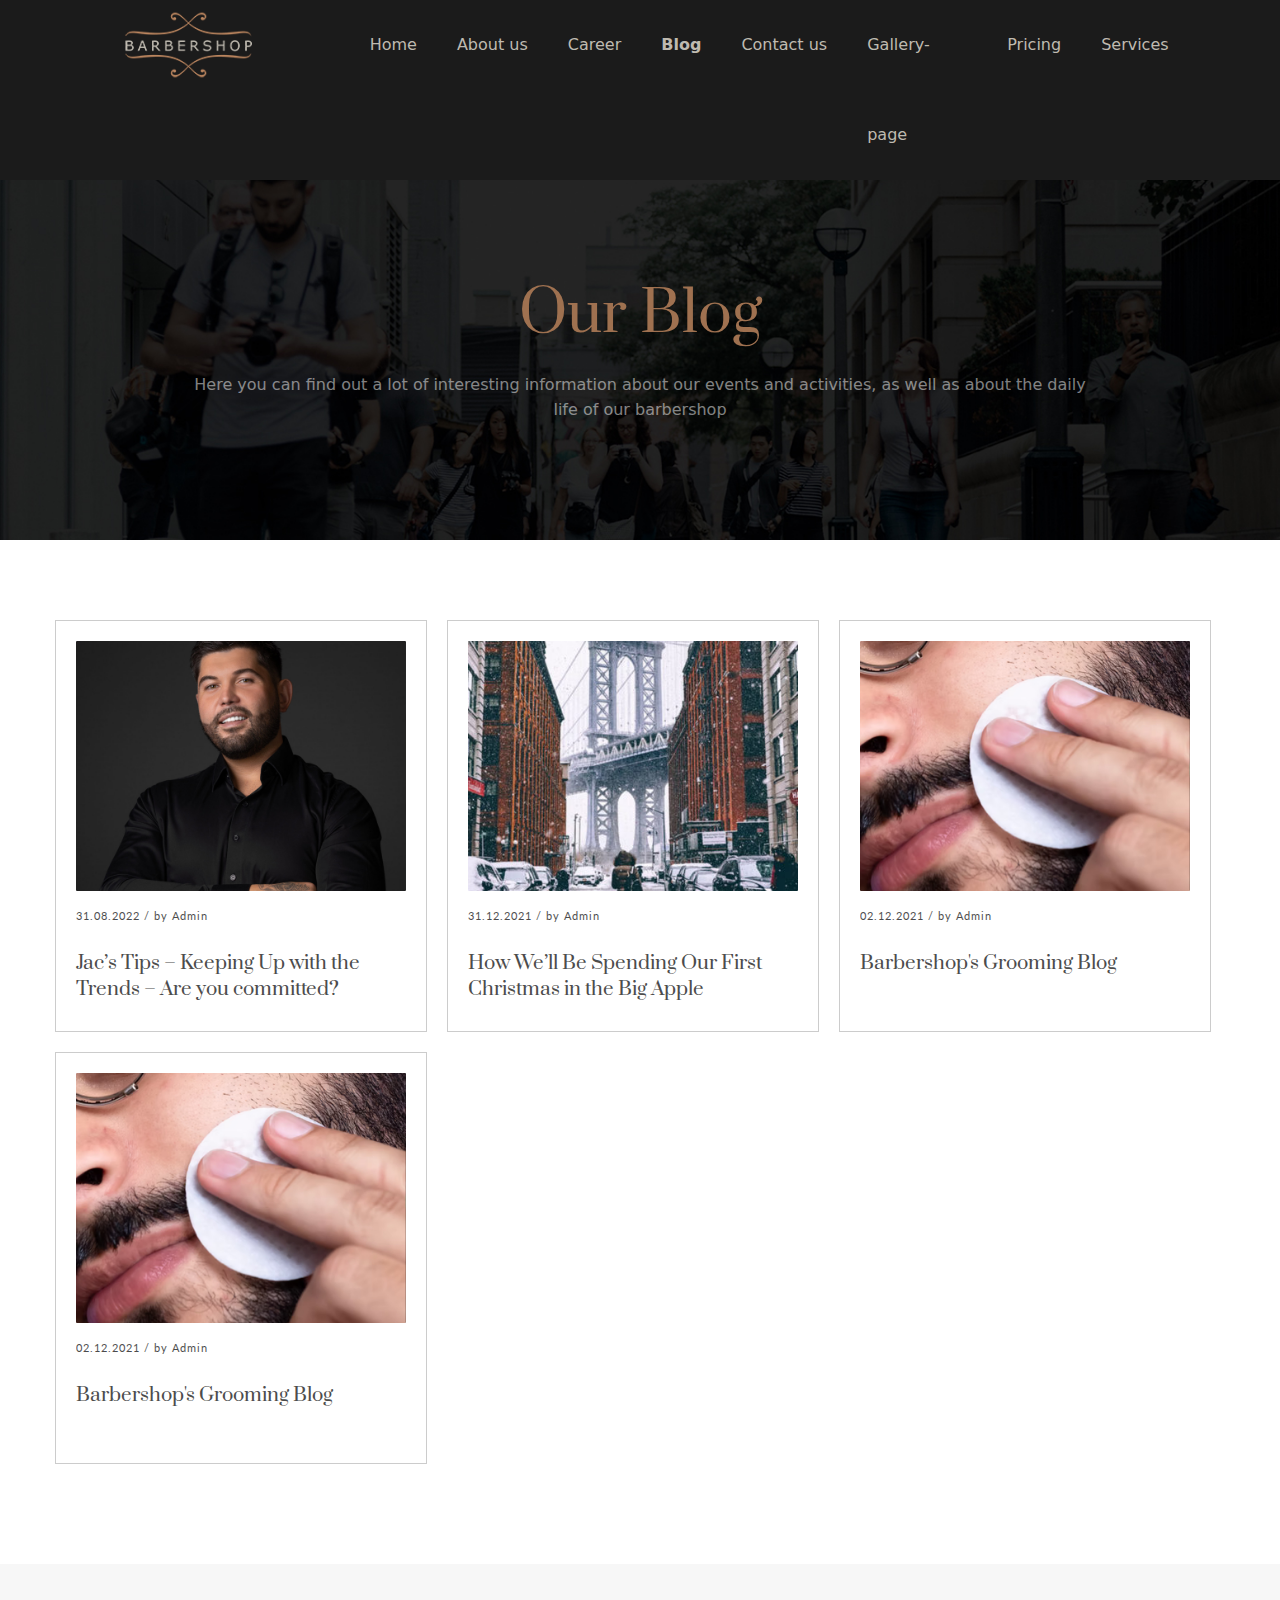
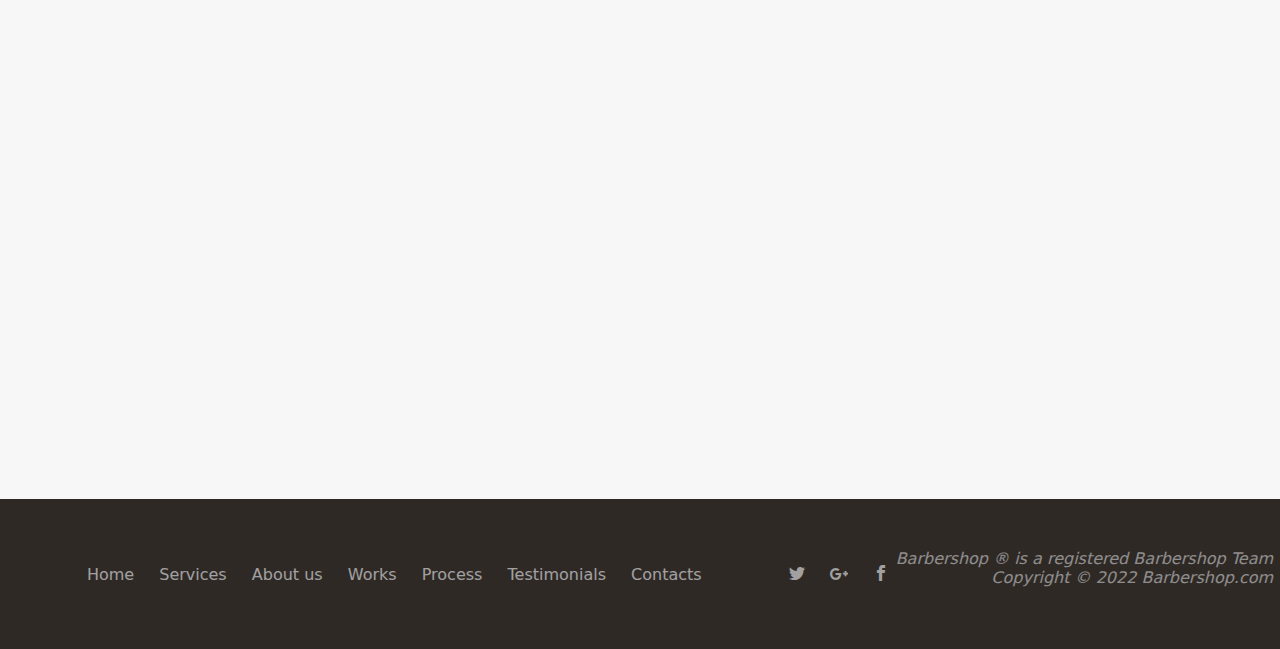
<file: blog.html>
<!DOCTYPE html>
<html lang="en">

<head>
    <meta charset="UTF-8">
    <meta http-equiv="X-UA-Compatible" content="IE=edge">
    <meta name="viewport" content="width=device-width, initial-scale=1.0">
    <title>Blog</title>
    <link rel="preconnect" href="https://fonts.googleapis.com">
    <link rel="preconnect" href="https://fonts.gstatic.com" crossorigin>
    <link href="https://fonts.googleapis.com/css2?family=PT+Sans+Caption&display=swap" rel="stylesheet">
    <link href="https://fonts.googleapis.com/css2?family=Prata&display=swap" rel="stylesheet">
    <link href="https://fonts.googleapis.com/css2?family=Lato:wght@400;700&display=swap" rel="stylesheet">
    <link rel="stylesheet" href="./scripts/t-scroll-master/public/theme/css/t-scroll.min.css">
    <link rel="stylesheet" href="./fonts/icomoon/style.css">
    <link rel="stylesheet" href="./styles/styles.css">
</head>

<body>
    <div class="main_wrapper">
        <nav>
            <div class="navbar">
                <div class="container nav-container">
                    <input class="checkbox" type="checkbox" name="" id="" />
                    <div class="hamburger-lines">
                        <span class="line line1"></span>
                        <span class="line line2"></span>
                        <span class="line line3"></span>
                    </div>
                    <div class="logo">
                        <img src="./images/Logo-Barber.png" alt="">
                    </div>
                    <div class="menu-items">
                        <li><a href="./index.html">Home</a></li>
                        <li><a href="about-us.html">About us</a></li>
                        <li><a href="career.html">Career</a></li>
                        <li><a href="blog.html">Blog</a></li>
                        <li><a href="contact-us.html">Contact us</a></li>
                        <li><a href="gallery-page.html">Gallery-page</a></li>
                        <li><a href="pricing.html">Pricing</a></li>
                        <li><a href="services.html">Services</a></li>
                    </div>
                </div>
            </div>
        </nav>
        <header class="header">
            <div class="header__container">
                <a href="#" class="header__logo"><img src="./images/Logo-Barber.png" alt="logo"></a>
                <nav class="header__nav">
                    <ul class="header__menu">
                        <li><a href="index.html">Home</a></li>
                        <li><a href="about-us.html">About us</a></li>
                        <li><a href="career.html">Career</a></li>
                        <li><a href="blog.html"><b>Blog</b></a></li>
                        <li><a href="contact-us.html">Contact us</a></li>
                        <li><a href="gallery-page.html">Gallery-page</a></li>
                        <li><a href="pricing.html">Pricing</a></li>
                        <li><a href="services.html">Services</a></li>
                    </ul>
                </nav>
            </div>
        </header>
        <div class="blog_wrap">
            <div class="common_title">
                <h3>Our Blog</h3>
                <p>Here you can find out a lot of interesting information about our events and activities, as well as
                    about the daily life of our barbershop</p>
            </div>
        </div>
        <div class="blog__content-wrapper">
            <div class="blog__content">
                <div class="content-img">
                    <a href="./blog-page1.html"><img src="./images/content/blog2.jpg" alt=""></a>
                </div>
                <div class="blog__content-text">
                    <span class="posted-info">31.08.2022 / by Admin</span>
                    <a href="./blog-page1.html"><h3>Jac’s Tips – Keeping Up with the Trends – Are you committed?</h3></a>
                    <p></p>
                </div>
            </div>
            <div class="blog__content">
                <div class="content-img">
                    <a href="./blog-page1.html"><img src="./images/content/blog1.jpg" alt=""></a>
                </div>
                <div class="blog__content-text">
                    <span class="posted-info">31.12.2021 / by Admin</span>
                    <a href="./blog-page1.html"><h3>How We’ll Be Spending Our First Christmas in the Big Apple</h3></a>
                    <p></p>
                </div>
            </div>
            <div class="blog__content">
                <div class="content-img">
                    <a href="./blog-page1.html"><img src="./images/content/blog3.jpg" alt=""></a>
                </div>
                <div class="blog__content-text">
                    <span class="posted-info">02.12.2021 / by Admin</span>
                    <a href="./blog-page1.html"><h3>Barbershop's Grooming Blog</h3></a>
                    <p></p>
                </div>
            </div>
            <div class="blog__content">
                <div class="content-img">
                    <a href="./blog-page1.html"><img src="./images/content/blog3.jpg" alt=""></a>
                </div>
                <div class="blog__content-text">
                    <span class="posted-info">02.12.2021 / by Admin</span>
                    <a href="./blog-page1.html"><h3>Barbershop's Grooming Blog</h3></a>
                    <p></p>
                </div>
            </div>
        </div>
        <div class="connect__wrap">
            <div class="connect__inner">
                <div class="connect__info fadeLeft">
                    <h3>Connect with Us</h3>
                    <span class="connect__subtitle">If you have any questions or suggestions, please feel free to contact us.</span>
                    <p>For all press & marketing related enquiries please complete the form below and one of our team will get back to you.
                        <br>
                        Please note, we are dealing with a high number of applicants at this time. We look forward to hearing from you.
                        <br>
                        <b>#KeepItHandsome</b>
                    </p>
                </div>
                <div class="connect__form fadeRight">
                    <form class="form">
                        <label for="name">Your name</label>
                        <input type="text" id="name">
                        <label for="email">Your email</label>
                        <input type="text" id="email">
                        <label for="message">Your message</label>
                        <textarea name="message" id="message" cols="30" rows="10"></textarea>
                        <input type="submit" value="Send">
                    </form>
                </div>
            </div>
        </div>
    </div>

    <footer class="footer">
        <nav class="footer__nav">
            <ul class="footer__menu">
                <li><a href="./index.html">Home</a></li>
                <li><a href="./index.html">Services</a></li>
                <li><a href="./index.html">About us</a></li>
                <li><a href="./index.html">Works</a></li>
                <li><a href="./index.html">Process</a></li>
                <li><a href="./index.html">Testimonials</a></li>
                <li><a href="./contact-us.html">Contacts</a></li>
            </ul>
        </nav>
        <div class="footer__socials">
            <ul class="footer__menu">
                <li><a href="https://www.google.com/" target="_blank" class="icon-twitter"></a></li>
                <li><a href="https://www.google.com/" target="_blank" class="icon-google-plus"></a></li>
                <li><a href="https://www.google.com/" target="_blank" class="icon-facebook"></a></li>
            </ul>
        </div>
        <p class="footer__copy">Barbershop &#174; is a registered Barbershop Team <br>
            Copyright &copy; 2022 Barbershop.com</p>
    </footer>
    <script src="./scripts/jquery-3.6.1.min.js"></script>
    <script src="./scripts/t-scroll-master/public/theme/js/t-scroll.min.js"></script>
    <script src="./scripts/owl.carousel.min.js"></script>
    <script src="./scripts/swipebox-master/src/js/jquery.swipebox.min.js"></script>
    <script src="./scripts/script.js"></script>
</body>

</html>
</file>
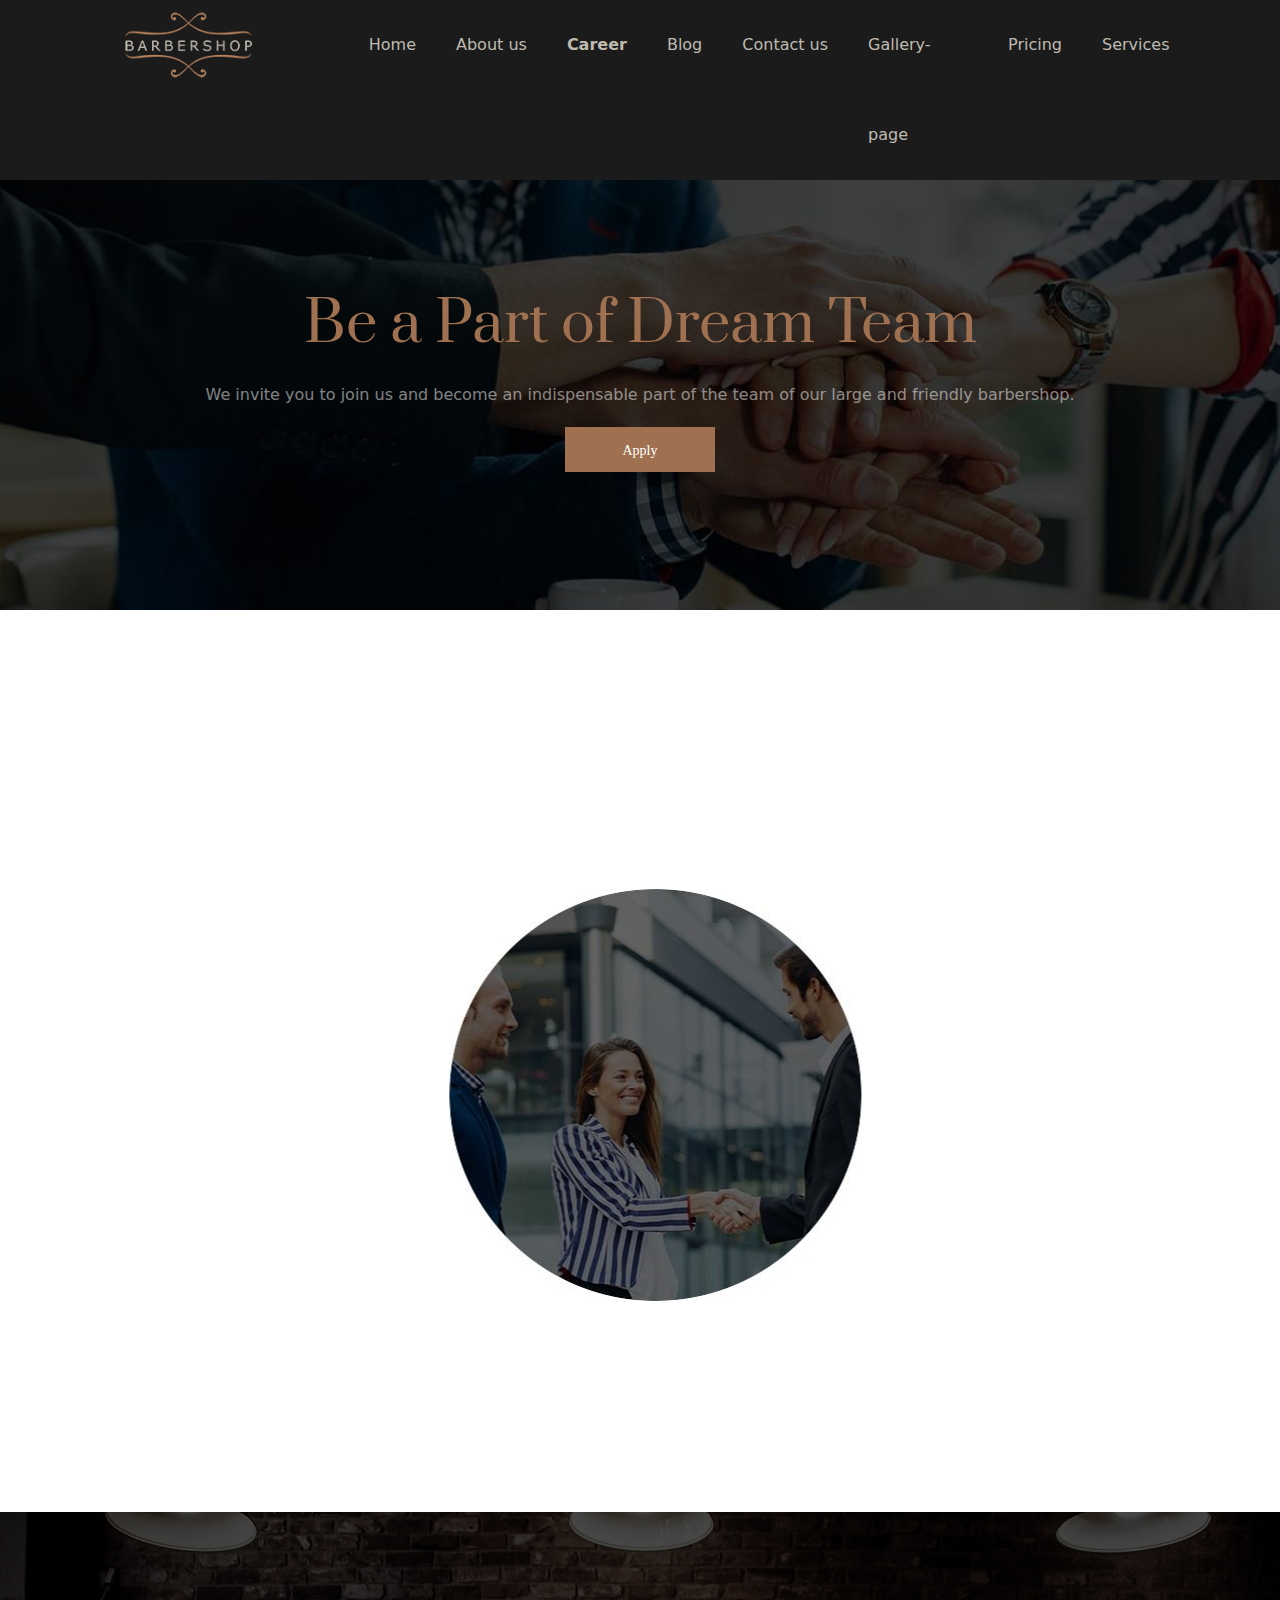
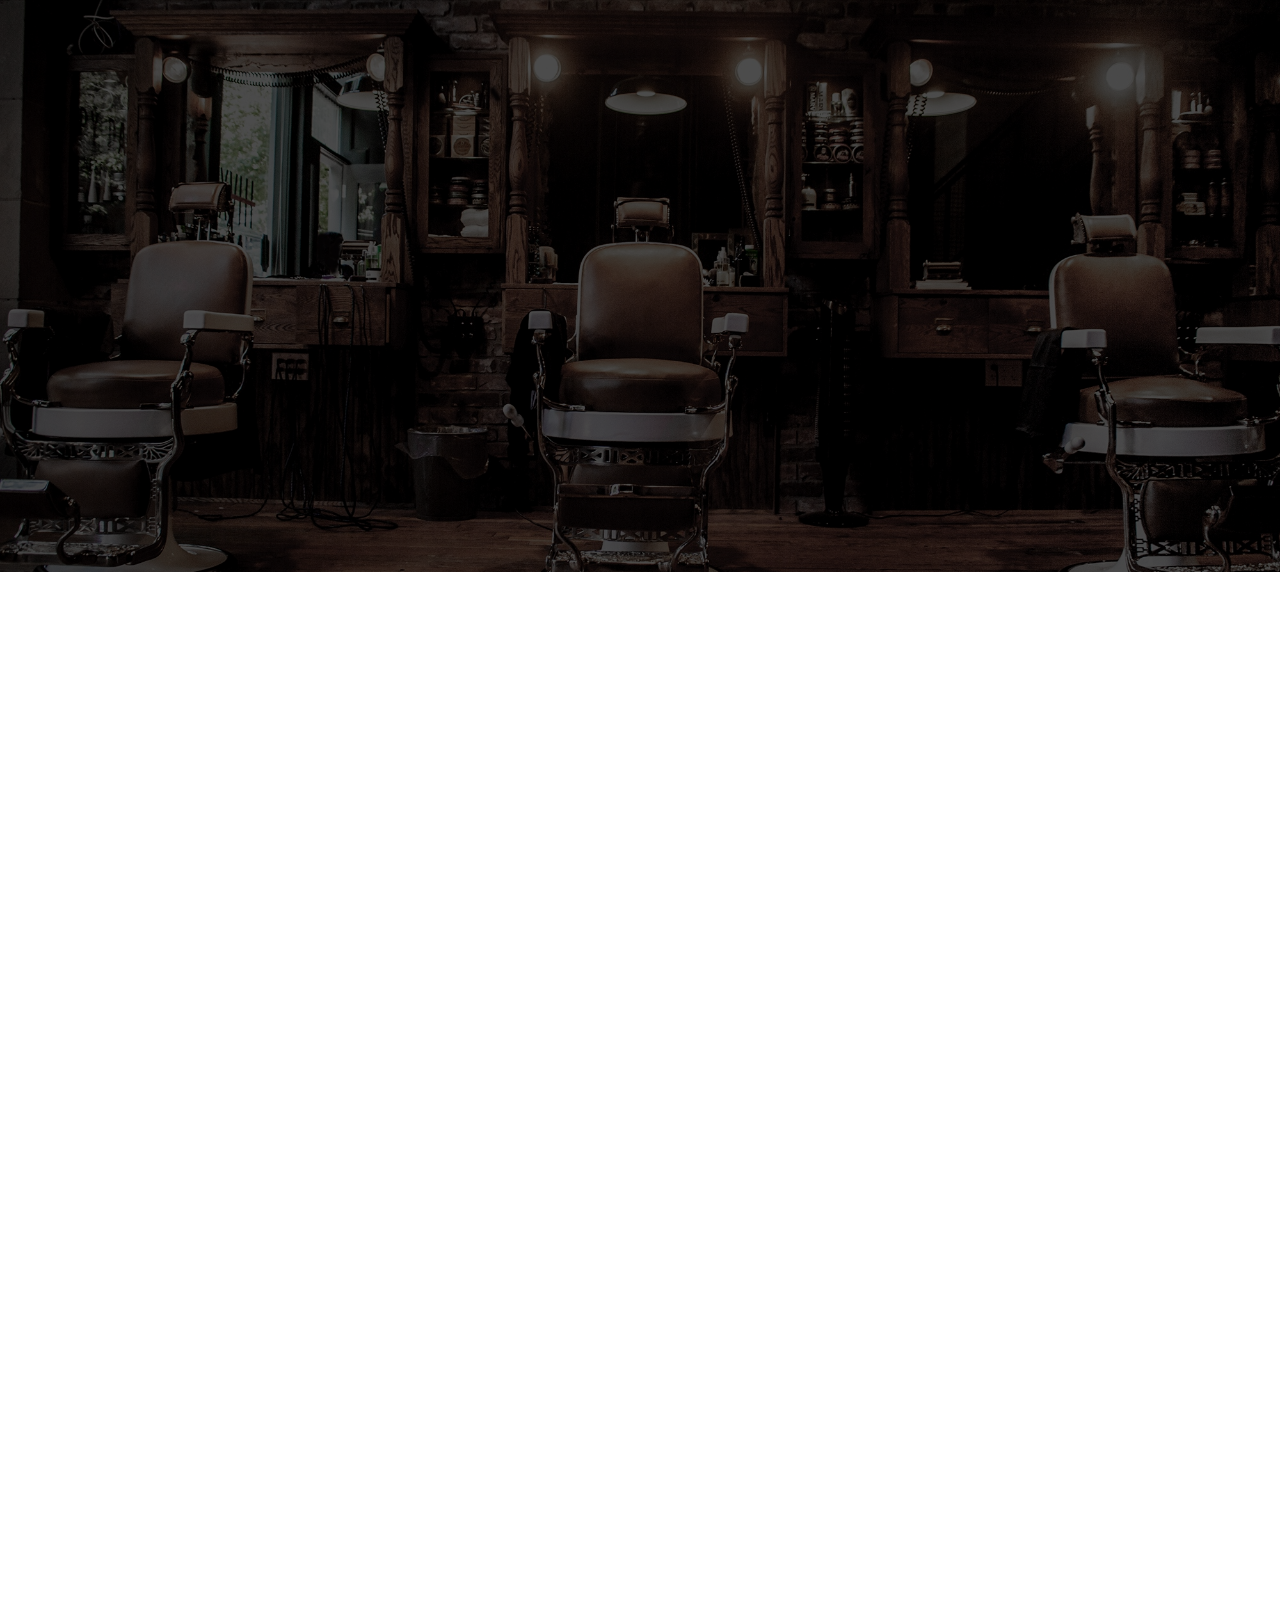
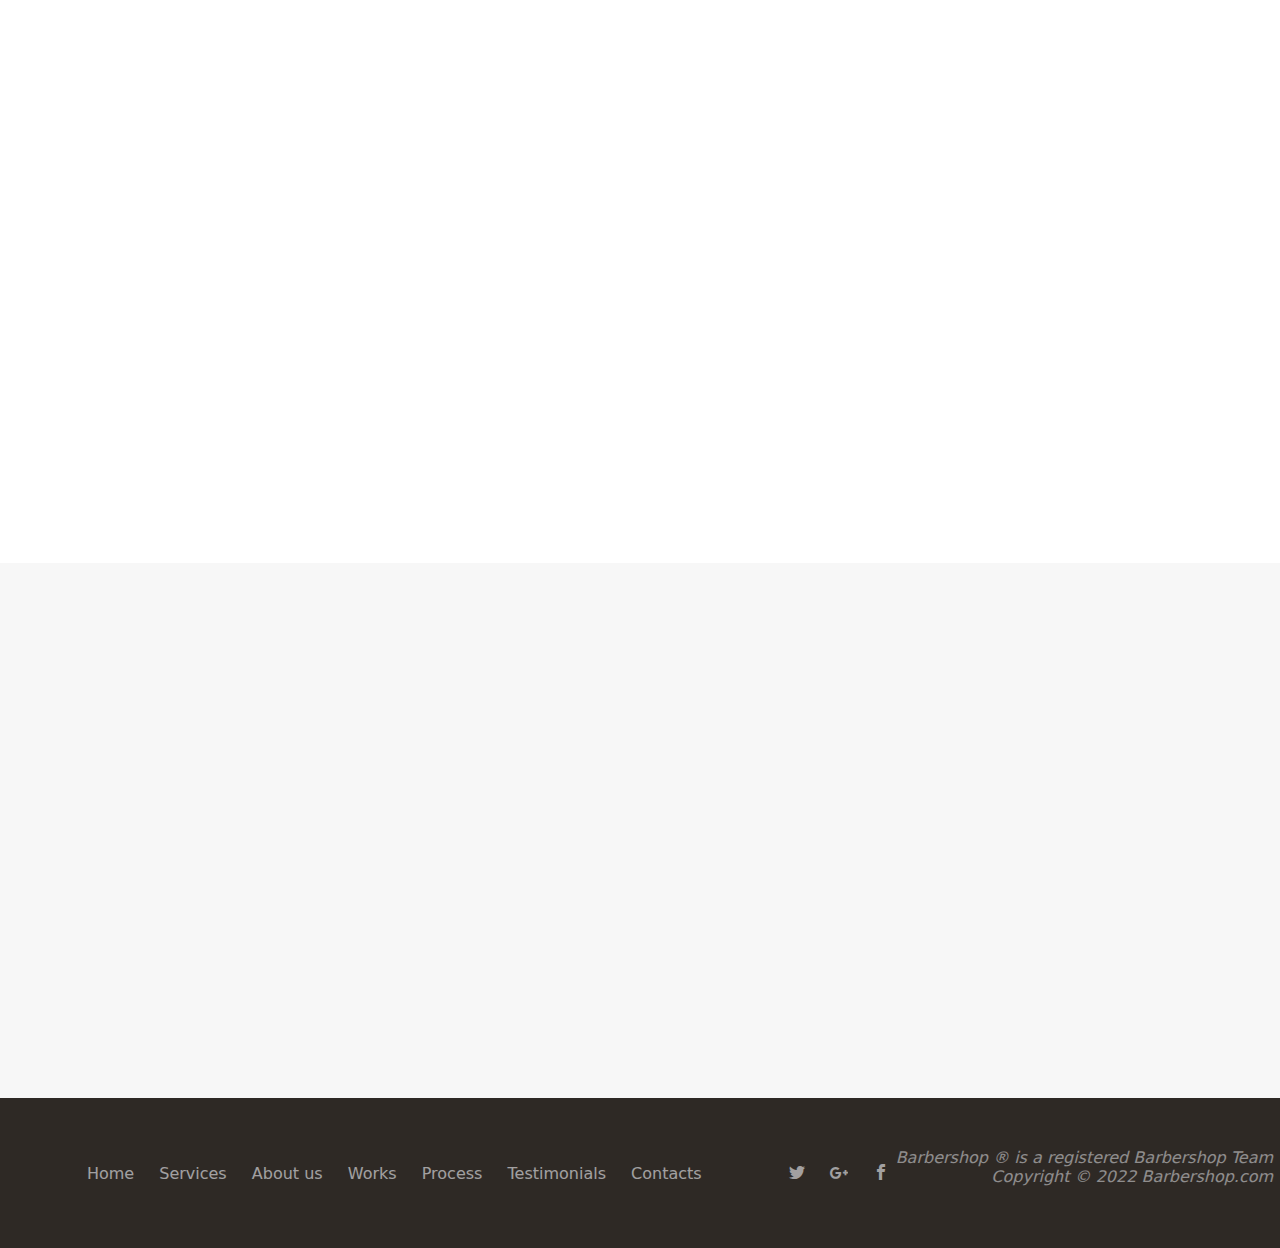
<file: career.html>
<!DOCTYPE html>
<html lang="en">
<head>
    <meta charset="UTF-8">
    <meta http-equiv="X-UA-Compatible" content="IE=edge">
    <meta name="viewport" content="width=device-width, initial-scale=1.0">
    <title>Career</title>
    <link rel="preconnect" href="https://fonts.googleapis.com">
    <link rel="preconnect" href="https://fonts.gstatic.com" crossorigin>
    <link href="https://fonts.googleapis.com/css2?family=PT+Sans+Caption&display=swap" rel="stylesheet">
    <link href="https://fonts.googleapis.com/css2?family=Prata&display=swap" rel="stylesheet">
    <link href="https://fonts.googleapis.com/css2?family=Lato:wght@400;700&display=swap" rel="stylesheet">
    <link rel="stylesheet" href="./scripts/OwlCarousel2-2.3.4/dist/assets/owl.carousel.min.css">
    <link rel="stylesheet" href="./scripts/OwlCarousel2-2.3.4/dist/assets/owl.theme.default.min.css">
    <link rel="stylesheet" href="./scripts/t-scroll-master/public/theme/css/t-scroll.min.css">
    <link rel="stylesheet" href="./fonts/icomoon/style.css">
    <link rel="stylesheet" href="./styles/styles.css">
</head>
<body>
    <div class="main_wrapper">
        <div class="darkbg"></div>
        <nav>
            <div class="navbar">
                <div class="container nav-container">
                    <input class="checkbox" type="checkbox" name="" id="" />
                    <div class="hamburger-lines">
                        <span class="line line1"></span>
                        <span class="line line2"></span>
                        <span class="line line3"></span>
                    </div>
                    <div class="logo">
                        <a href="./index.html"><img src="./images/Logo-Barber.png" alt=""></a>
                    </div>
                    <div class="menu-items">
                        <li><a href="./index.html">Home</a></li>
                        <li><a href="about-us.html">About us</a></li>
                        <li><a href="career.html">Career</a></li>
                        <li><a href="blog.html">Blog</a></li>
                        <li><a href="contact-us.html">Contact us</a></li>
                        <li><a href="gallery-page.html">Gallery-page</a></li>
                        <li><a href="pricing.html">Pricing</a></li>
                        <li><a href="services.html">Services</a></li>
                    </div>
                </div>
            </div>
        </nav>
        <header class="header">
            <div class="header__container">
                    <a href="#" class="header__logo"><img src="./images/Logo-Barber.png" alt="logo"></a>
                <nav class="header__nav">
                    <ul class="header__menu">
                        <li><a href="index.html">Home</a></li>
                        <li><a href="about-us.html">About us</a></li>
                        <li><a href="career.html"><b>Career</b></a></li>
                        <li><a href="blog.html">Blog</a></li>
                        <li><a href="contact-us.html">Contact us</a></li>
                        <li><a href="gallery-page.html">Gallery-page</a></li>
                        <li><a href="pricing.html">Pricing</a></li>
                        <li><a href="services.html">Services</a></li>
                    </ul>
                </nav>
            </div>
        </header>
        <div class="career__wrap">
            <div class="career__inner">
                <div class="common_title">
                    <h3>Be a Part of Dream Team</h3>
                    <p>We invite you to join us and become an indispensable part of the team of our large and friendly barbershop.</p>
                    <input type="submit" value="Apply">
                </div>
            </div>
        </div>
        <div class="services">
            <div class="services__txt-wrap fadeUp">
                <h2 class="services__title">What We Offer</h2>
                <p class="services__subtitle">On joining Barbershop, you will work with a leading group of experts.</p>
            </div>
            <div class="services__wrap">
                <div class="career__bg">
                </div>
                <div class="services__content-wrap">
                    <div class="services__content fadeUp">
                        <div class="services__content-text">
                            <h4>Professional growth</h4>
                            <p>Simple Moustache Trim with the addition of a straight razor line-up.</p>
                        </div>
                        <div class="services__icon"><i class="icon-Professional-growth"></i></div>
                    </div>
                    <div class="services__content reverse fadeUp">
                        <div class="services__content-text text-left">
                            <h4>The system of bonuses</h4>
                            <p>Classic shave, hot towel / cold towel service, pre-shave lotion, hot lather, &
                                aftershave.</p>
                        </div>
                        <div class="services__icon"><i class="icon-The-system-of-bonuses"></i></div>
                    </div>
                    <div class="services__content center fadeUp">
                        <div class="services__content-text">
                            <h4>Competitive salary</h4>
                            <p>Scissor or clipper trim to shape beard.</p>
                        </div>
                        <div class="services__icon"><i class="icon-Competitive-salary"></i></div>
                    </div>
                    <div class="services__content reverse center fadeUp">
                        <div class="services__content-text text-left">
                            <h4>Educational programs</h4>
                            <p>Cutting your hair with clippers lets you experiment with a myriad of clipper haircuts.
                            </p>
                        </div>
                        <div class="services__icon"><i class="icon-Educational-programs"></i></div>
                    </div>
                    <div class="services__content fadeUp">
                        <div class="services__content-text">
                            <h4>Comfortable working conditions</h4>
                            <p>Precision haircut, optional hot lather and straight razor neck shave.</p>
                        </div>
                        <div class="services__icon"><i class="icon-Comfortable-working-conditions"></i></div>
                    </div>
                    <div class="services__content reverse fadeUp">
                        <div class="services__content-text text-left">
                            <h4>Development your skills</h4>
                            <p>Facial massage helps promote healthy skin while relaxing your facial muscles.</p>
                        </div>
                        <div class="services__icon"><i class="icon-Development-your-skills"></i></div>
                    </div>
                </div>
            </div>
        </div>
        <div class="testimonials career-testestimonials">
            <div class="shadow"></div>
            <div class="testimonials__title fadeUp">
                <h3>Our Employees Say</h3>
                <p>Wondering what our employees think about working at Barbershop's team?</p>
            </div>
            <div class="testimonials__slider fadeUp">
                <div class="testimonials__content">
                    <div class="testimonials__photo">
                        <img src="./images/content/testimonila-1.jpg" alt="">
                    </div>
                    <div class="testimonials__inner-text">
                        <p class="testimonials__text">I purchased this gift set in the Grafton range. The scent is amazing. It's a fresh, clean scent that opens with a burst of fresh cut grass and tea, and it settles down to a light leather and spice base. Simply put, it's a very clean barbershop scent.</p>
                        <span class="testimonials__commentator">Jesika Green</span>
                    </div>
                </div>
                <div class="testimonials__content">
                    <div class="testimonials__photo">
                        <img src="./images/content/testimonila-14.jpg" alt="">
                    </div>
                    <div class="testimonials__inner-text">
                        <p class="testimonials__text">For 15 years I cut myself probably every other time I shaved no matter what razor or cream combination I tried. While searching the internet for a solution perhaps five years ago I came across Barbershop and saw this product.</p>
                        <span class="testimonials__commentator">Jesika Black</span>
                    </div>
                </div>
                <div class="testimonials__content">
                    <div class="testimonials__photo">
                        <img src="./images/content/testimonila-2.jpg" alt="">
                    </div>
                    <div class="testimonials__inner-text">
                        <p class="testimonials__text">This product has truly lived up to its name and promise. It made my shave that much more comfortable with no irritation what so ever. I'm happy to say you have a new customer for life, and thank you for this fantastic product. Highly recommended.</p>
                        <span class="testimonials__commentator">Wagner Ericson</span>
                    </div>

                </div>
                <div class="testimonials__content">
                    <div class="testimonials__photo">
                        <img src="./images/content/testimonila-2.jpg" alt="">
                    </div>
                    <div class="testimonials__inner-text">
                        <p class="testimonials__text">I was immediately drawn to this scent of luxury. My wife absolutely loves it even more than the 1805 soaps and shaving creams which I have been using for a number of years. If you enjoy Hermès scents you’ll find this one just as desirable.</p>
                        <span class="testimonials__commentator">Nick Jackson</span>
                    </div>
                </div>
            </div>
        </div>
        <div class="vacancies_wrap">
            <div class="vacancies__title fadeUp">
                <h3>Who We Are Looking For</h3>
                <p>Our barbershop is looking for the best specialists. If you would like to become part of our team, please contact us!</p>
            </div>
            <div class="vacancies__inner">
                <div class="vacancies__offer fadeRight">
                    <div class="border-line"><span class="border-block"></span></div>
                    <div class="vacancies__info">
                        <h3>IOS Developer</h3>
                        <span>2 800$</span>
                        <p><b>What you will do:</b><br>
                            - Write, update, and test high quality code
                            <br>
                            - Be a valuable member of the Mobile Engineering team and part of an exciting upcoming launch
                            <br>
                            - Work with the Product and Design team to understand user needs
                            <br>
                            - Work in a collaborative and entrepreneurial environment
                            <br>
                            - Perform other duties, as needed</p>
                    </div>

                    <a href="#">Apply</a>
                </div>
                <div class="vacancies__offer fadeLeft">
                    <div class="border-line"><span class="border-block"></span></div>
                    <div class="vacancies__info">
                        <h3>PHP Developer</h3>
                        <span>1 780$</span>
                        <p>As a Senior Back-End Developer, you will work on architecture development and build high-quality, reusable, and reliable PHP code using Laravel Framework. Your main focus will be to collaborate with other senior developers and CTO to design and develop.
                            <br> <br>
                            <b>What you will do:</b> 
                            <br>
                            - Develop Back-End using Laravel Framework – architecture development and coding;
                            <br>
                            - Write Unit tests (our code coverage is more than 95%);
                            <br>
                            - Design and develop API systems with Swagger;
                            <br>
                            - Develop new software modules and microservices from scratch;
                            <br>
                            - Connect and work with payment systems: PayPal, Adyen, Apple Pay, Google Pay, Xsolla;
                            <br>
                            - Collaborate with team members on questions and decision-making.</p>
                    </div>

                    <a href="#">Apply</a>
                </div>
                <div class="vacancies__offer fadeRight">
                    <div class="border-line"><span class="border-block"></span></div>
                    <div class="vacancies__info">
                        <h3>Juniour Web Designer</h3>
                        <span>1 200$</span>
                        <p>You will be responsible for creating engaging user experiences across our product platforms including responsive web and mobile apps. In this role, the UX/UI Designer will help define the best practices for our platforms within an agile environment.
                            <br><br>
                            <b>What you will do:</b> <br>
                            - Design and maintain clients' paid lead generation landing pages                            
                            <br>
                            - Design reusable and flexible page elements and templates                             
                            <br>
                            - Perform maintenance updates on landing pages such as updates to disclaimers, discount information, etc.                            
                            <br>
                            - Continuously optimize and test clients' paid landing pages to improve conversion rates                            
                            <br>
                            - QA & troubleshoot landing pages across clients                            
                            <br>
                            - Maintain knowledge of best practices within CRO, UX, and digital marketing                            
                            <br>
                            - Identify cross client trends, wins, and losses and communicate to the internal team
                            <br>
                            - Improve and maintain internal and external documentation
                            <br>
                            - Perform landing page audits to determine potential improvements or issues
                            <br>
                            - Coordinate with the paid media team on specific needs for campaigns
                            <br>
                            - Maintain high level of client knowledge for designated landing page clients
                            <br>
                            - Act as a client lead for the Web Optimization team on assigned clients</p>
                    </div>
                    
                    <a href="#">Apply</a>
                </div>
            </div>
        </div>
        <div class="connect__wrap">
            <div class="connect__inner">
                <div class="connect__info fadeLeft">
                    <h3>Connect with Us</h3>
                    <span class="connect__subtitle">If you have any questions or suggestions, please feel free to contact us.</span>
                    <p>For all press & marketing related enquiries please complete the form below and one of our team will get back to you.
                        <br>
                        Please note, we are dealing with a high number of applicants at this time. We look forward to hearing from you.
                        <br>
                        <b>#KeepItHandsome</b>
                    </p>
                </div>
                <div class="connect__form fadeRight">
                    <form class="form">
                        <label for="name">Your name</label>
                        <input type="text" id="name">
                        <label for="email">Your email</label>
                        <input type="text" id="email">
                        <label for="message">Your message</label>
                        <textarea name="message" id="message" cols="30" rows="10"></textarea>
                        <input type="submit" value="Send">
                    </form>
                </div>
            </div>
        </div>
    </div>
    <footer class="footer">
        <nav class="footer__nav">
            <ul class="footer__menu">
                <li><a href="./index.html">Home</a></li>
                <li><a href="./index.html">Services</a></li>
                <li><a href="./index.html">About us</a></li>
                <li><a href="./index.html">Works</a></li>
                <li><a href="./index.html">Process</a></li>
                <li><a href="./index.html">Testimonials</a></li>
                <li><a href="./contact-us.html">Contacts</a></li>
            </ul>
        </nav>
        <div class="footer__socials">
            <ul class="footer__menu">
                <li><a href="https://www.google.com/" target="_blank" class="icon-twitter"></a></li>
                <li><a href="https://www.google.com/" target="_blank" class="icon-google-plus"></a></li>
                <li><a href="https://www.google.com/" target="_blank" class="icon-facebook"></a></li>
            </ul>
        </div>
        <p class="footer__copy">Barbershop &#174; is a registered Barbershop Team <br>
                                                    Copyright &copy; 2022 Barbershop.com</p>
    </footer>
    <script src="./scripts/jquery-3.6.1.min.js"></script>
    <script src="./scripts/t-scroll-master/public/theme/js/t-scroll.min.js"></script>
    <script src="./scripts/owl.carousel.min.js"></script>
    <script src="./scripts/swipebox-master/src/js/jquery.swipebox.min.js"></script>
    <script src="./scripts/script.js"></script>
</body>
</html>
</file>
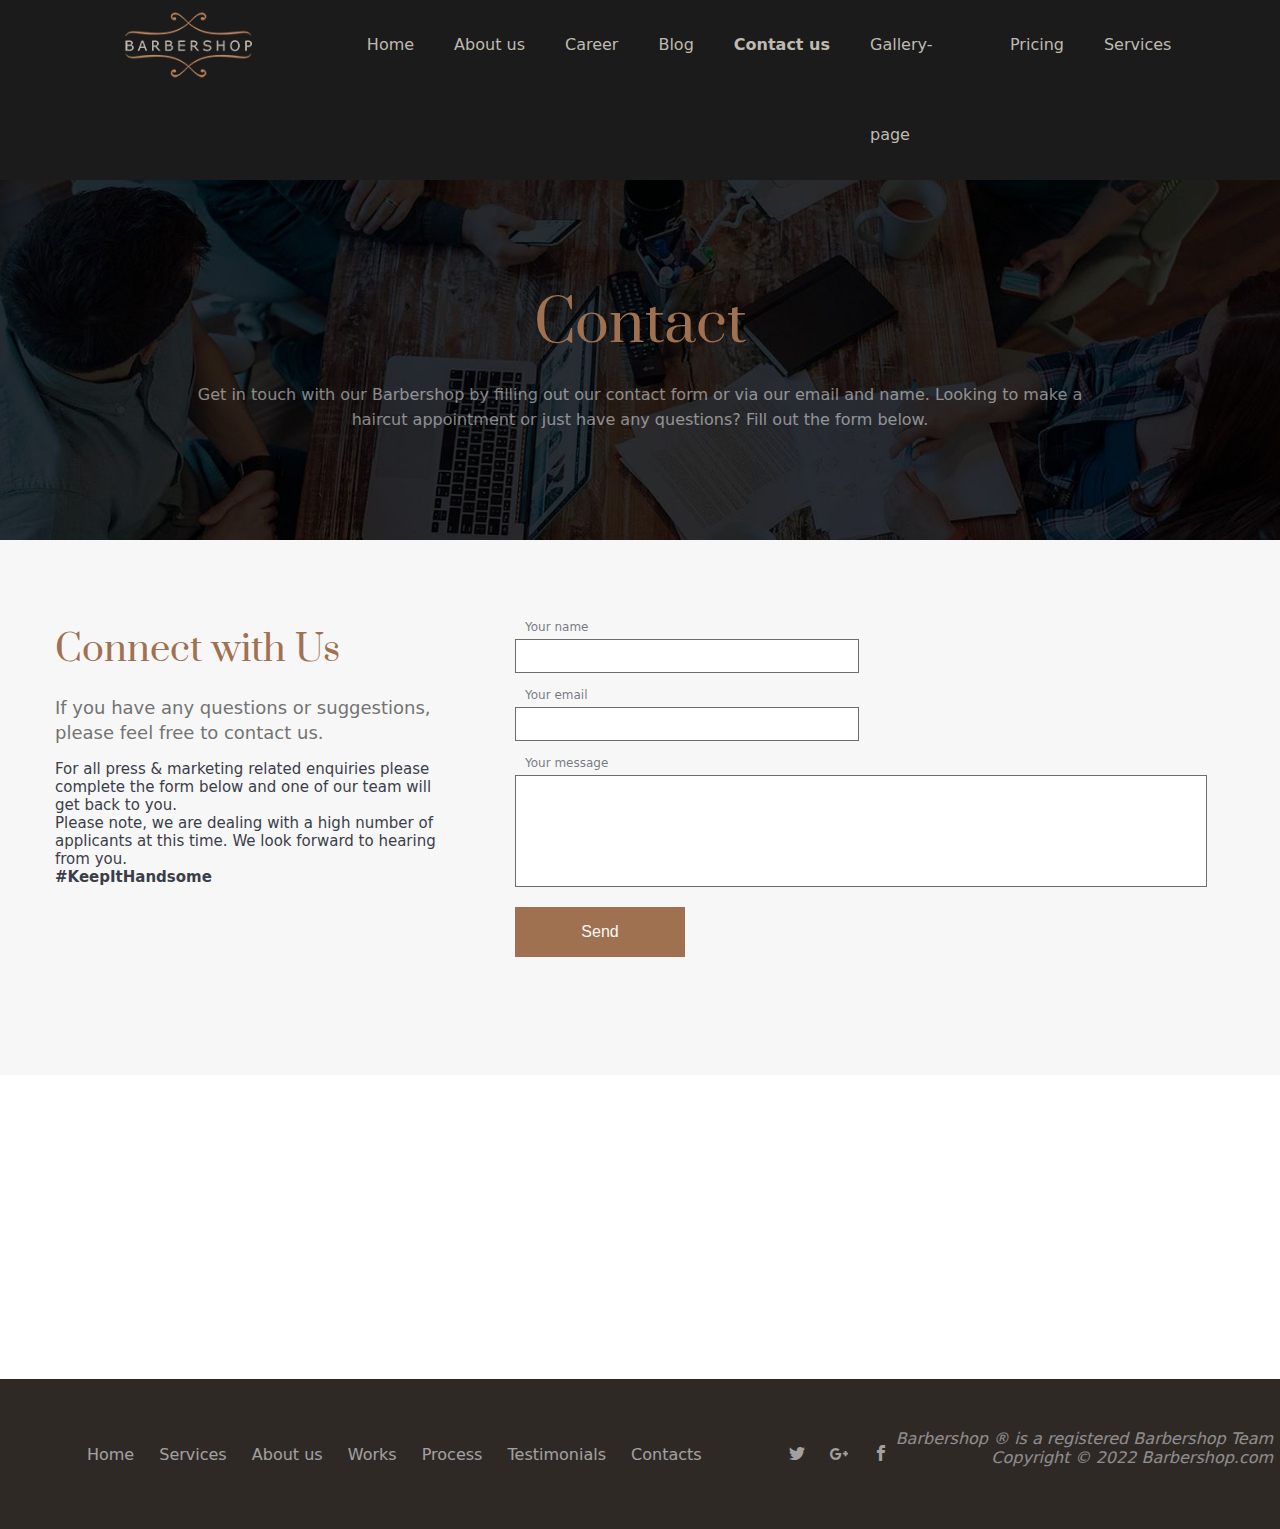
<file: contact-us.html>
<!DOCTYPE html>
<html lang="en">
<head>
    <meta charset="UTF-8">
    <meta http-equiv="X-UA-Compatible" content="IE=edge">
    <meta name="viewport" content="width=device-width, initial-scale=1.0">
    <title>Contact us</title>
    <link rel="preconnect" href="https://fonts.googleapis.com">
    <link rel="preconnect" href="https://fonts.gstatic.com" crossorigin>
    <link href="https://fonts.googleapis.com/css2?family=PT+Sans+Caption&display=swap" rel="stylesheet">
    <link href="https://fonts.googleapis.com/css2?family=Prata&display=swap" rel="stylesheet">
    <link href="https://fonts.googleapis.com/css2?family=Lato:wght@400;700&display=swap" rel="stylesheet">
    <link rel="stylesheet" href="./scripts/t-scroll-master/public/theme/css/t-scroll.min.css">
    <link rel="stylesheet" href="./fonts/icomoon/style.css">
    <link rel="stylesheet" href="./styles/styles.css">
</head>
<body>
    <div class="main_wrapper">
        <div class="darkbg"></div>
        <nav>
            <div class="navbar">
                <div class="container nav-container">
                    <input class="checkbox" type="checkbox" name="" id="" />
                    <div class="hamburger-lines">
                        <span class="line line1"></span>
                        <span class="line line2"></span>
                        <span class="line line3"></span>
                    </div>
                    <div class="logo">
                        <a href="./index.html"><img src="./images/Logo-Barber.png" alt=""></a>
                    </div>
                    <div class="menu-items">
                        <li><a href="./index.html">Home</a></li>
                        <li><a href="about-us.html">About us</a></li>
                        <li><a href="career.html">Career</a></li>
                        <li><a href="blog.html">Blog</a></li>
                        <li><a href="contact-us.html">Contact us</a></li>
                        <li><a href="gallery-page.html">Gallery-page</a></li>
                        <li><a href="pricing.html">Pricing</a></li>
                        <li><a href="services.html">Services</a></li>
                    </div>
                </div>
            </div>
        </nav>
        <header class="header">
            <div class="header__container">
                    <a href="./index.html" class="header__logo"><img src="./images/Logo-Barber.png" alt="logo"></a>
                <nav class="header__nav">
                    <ul class="header__menu">
                        <li><a href="index.html">Home</a></li>
                        <li><a href="about-us.html">About us</a></li>
                        <li><a href="career.html">Career</a></li>
                        <li><a href="blog.html">Blog</a></li>
                        <li><a href="contact-us.html"><b>Contact us</b></a></li>
                        <li><a href="gallery-page.html">Gallery-page</a></li>
                        <li><a href="pricing.html">Pricing</a></li>
                        <li><a href="services.html">Services</a></li>
                    </ul>
                </nav>
            </div>
        </header>
        <div class="about-us__wrap">
            <div class="common_title">
                <h3>Contact</h3>
                <p>Get in touch with our Barbershop by filling out our contact form or via our email and name. Looking to make a haircut appointment or just have any questions? Fill out the form below.</p>
            </div>
        </div>
        <div class="connect__wrap">
            <div class="connect__inner">
                <div class="connect__info">
                    <h3>Connect with Us</h3>
                    <span class="connect__subtitle">If you have any questions or suggestions, please feel free to contact us.</span>
                    <p>For all press & marketing related enquiries please complete the form below and one of our team will get back to you.
                        <br>
                        Please note, we are dealing with a high number of applicants at this time. We look forward to hearing from you.
                        <br>
                        <b>#KeepItHandsome</b>
                    </p>
                </div>
                <div class="connect__form">
                    <form class="form">
                        <label for="name">Your name</label>
                        <input type="text" id="name">
                        <label for="email">Your email</label>
                        <input type="text" id="email">
                        <label for="message">Your message</label>
                        <textarea name="message" id="message" cols="30" rows="10"></textarea>
                        <input type="submit" value="Send">
                    </form>
                </div>
            </div>
        </div>
        <div class="map_wrap">
            <iframe src="https://www.google.com/maps/embed?pb=!1m18!1m12!1m3!1d1249.662621520121!2d-87.63885853447127!3d41.84519112142402!2m3!1f0!2f0!3f0!3m2!1i1024!2i768!4f13.1!3m3!1m2!1s0x880e2c42c7ce1643%3A0xdbc311a3185e8612!2zNDgxIFcgMjZ0aCBTdCwgQ2hpY2FnbywgSUwgNjA2MTYsINCh0KjQkA!5e0!3m2!1sru!2sby!4v1662745305271!5m2!1sru!2sby" width="1280" height="300" style="border:0;" allowfullscreen="" loading="lazy" referrerpolicy="no-referrer-when-downgrade"></iframe>
        </div>
    </div>
    <footer class="footer">
        <nav class="footer__nav">
            <ul class="footer__menu">
                <li><a href="./index.html">Home</a></li>
                <li><a href="./index.html">Services</a></li>
                <li><a href="./index.html">About us</a></li>
                <li><a href="./index.html">Works</a></li>
                <li><a href="./index.html">Process</a></li>
                <li><a href="./index.html">Testimonials</a></li>
                <li><a href="#">Contacts</a></li>
            </ul>
        </nav>
        <div class="footer__socials">
            <ul class="footer__menu">
                <li><a href="https://www.google.com/" target="_blank" class="icon-twitter"></a></li>
                <li><a href="https://www.google.com/" target="_blank" class="icon-google-plus"></a></li>
                <li><a href="https://www.google.com/" target="_blank" class="icon-facebook"></a></li>
            </ul>
        </div>
        <p class="footer__copy">Barbershop &#174; is a registered Barbershop Team <br>
                                                    Copyright &copy; 2022 Barbershop.com</p>
    </footer>
    <script src="./scripts/jquery-3.6.1.min.js"></script>
    <script src="./scripts/t-scroll-master/public/theme/js/t-scroll.min.js"></script>
    <script src="./scripts/owl.carousel.min.js"></script>
    <script src="./scripts/swipebox-master/src/js/jquery.swipebox.min.js"></script>
    <script src="./scripts/script.js"></script>
</body>
</html>
</file>
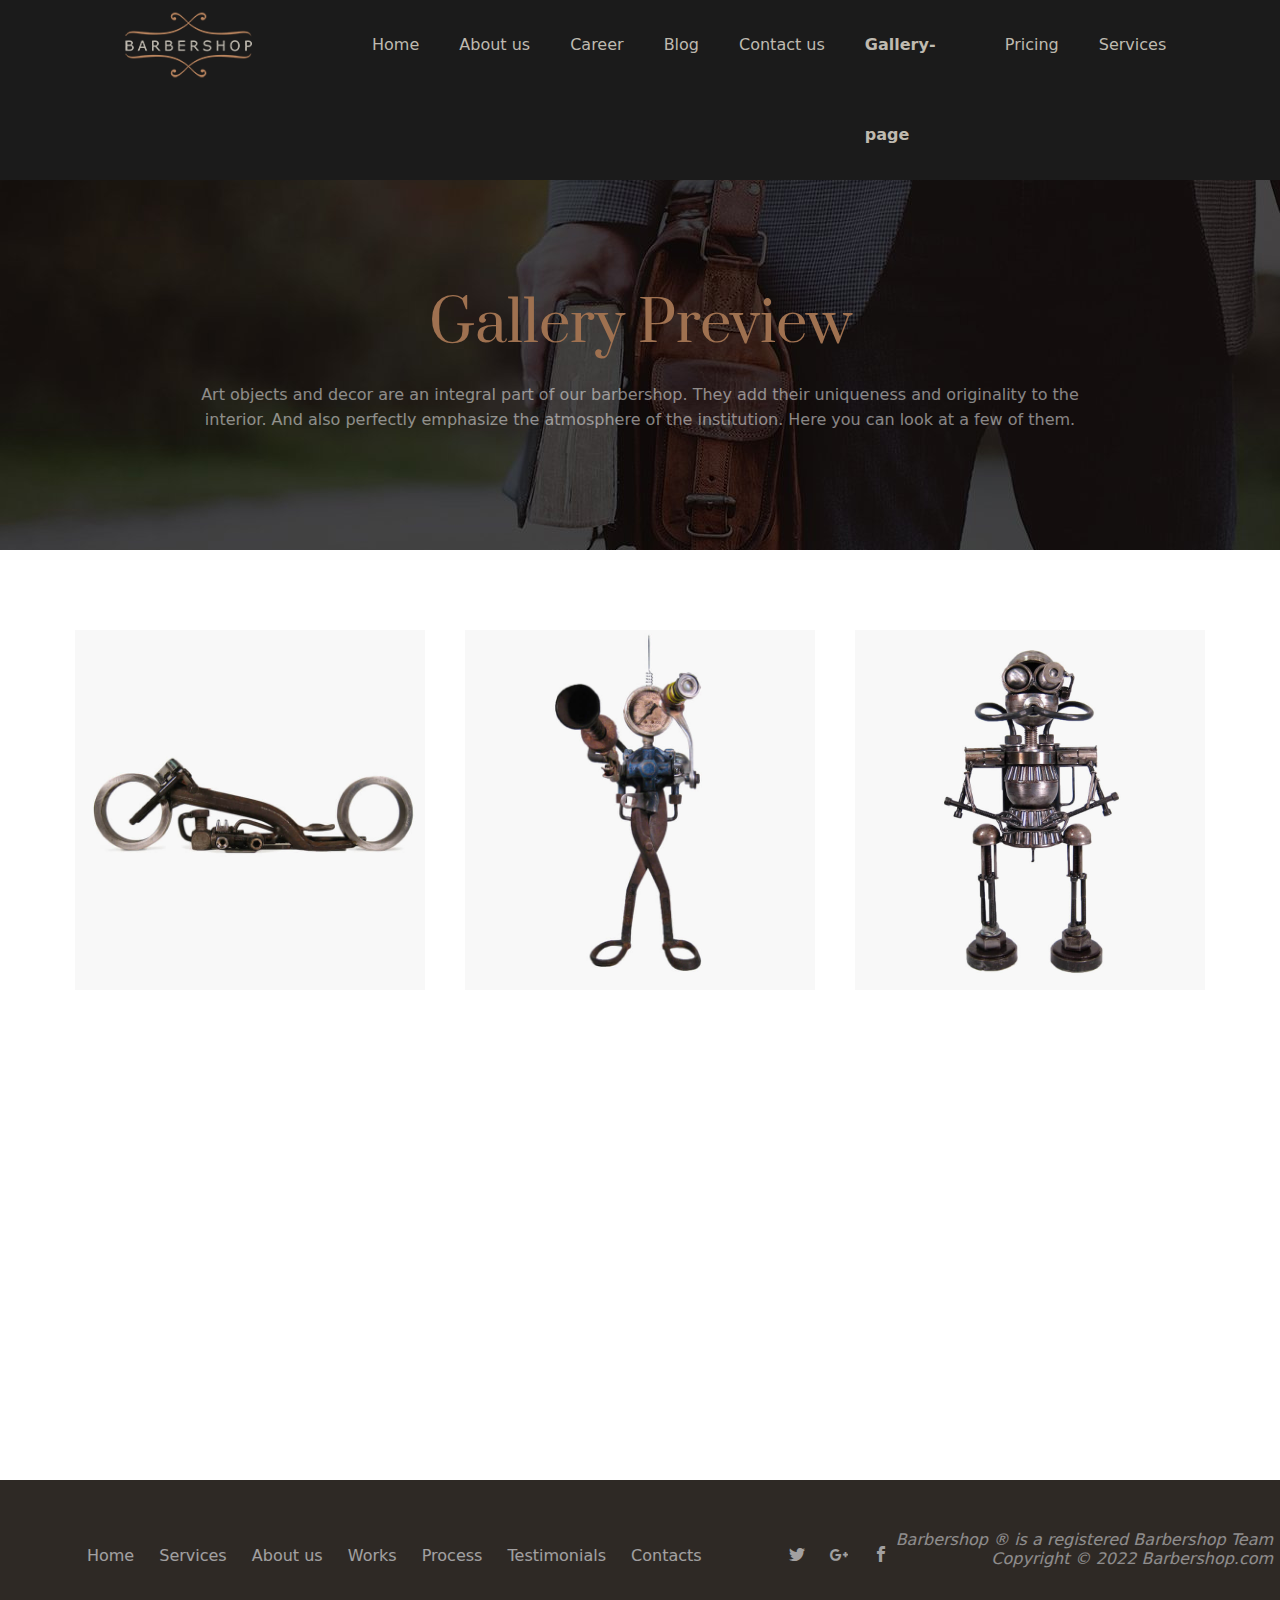
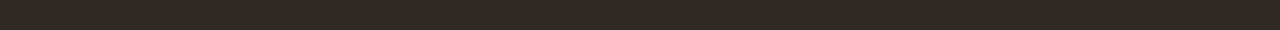
<file: gallery-page.html>
<!DOCTYPE html>
<html lang="en">
<head>
    <meta charset="UTF-8">
    <meta http-equiv="X-UA-Compatible" content="IE=edge">
    <meta name="viewport" content="width=device-width, initial-scale=1.0">
    <title>Gallery</title>
    <link rel="preconnect" href="https://fonts.googleapis.com">
    <link rel="preconnect" href="https://fonts.gstatic.com" crossorigin>
    <link href="https://fonts.googleapis.com/css2?family=PT+Sans+Caption&display=swap" rel="stylesheet">
    <link href="https://fonts.googleapis.com/css2?family=Prata&display=swap" rel="stylesheet">
    <link href="https://fonts.googleapis.com/css2?family=Lato:wght@400;700&display=swap" rel="stylesheet">
    <link rel="stylesheet" href="./scripts/swipebox-master/src/css/swipebox.min.css">
    <link rel="stylesheet" href="./scripts/t-scroll-master/public/theme/css/t-scroll.min.css">
    <link rel="stylesheet" href="./fonts/icomoon/style.css">
    <link rel="stylesheet" href="./styles/styles.css">
</head>
<body>
    <div class="main_wrapper">
        <div class="darkbg"></div>
        <nav>
            <div class="navbar">
                <div class="container nav-container">
                    <input class="checkbox" type="checkbox" name="" id="" />
                    <div class="hamburger-lines">
                        <span class="line line1"></span>
                        <span class="line line2"></span>
                        <span class="line line3"></span>
                    </div>
                    <div class="logo">
                        <a href="./index.html"><img src="./images/Logo-Barber.png" alt=""></a>
                    </div>
                    <div class="menu-items">
                        <li><a href="./index.html">Home</a></li>
                        <li><a href="./about-us.html">About us</a></li>
                        <li><a href="./career.html">Career</a></li>
                        <li><a href="./blog.html">Blog</a></li>
                        <li><a href="./contact-us.html">Contact us</a></li>
                        <li><a href="./gallery-page.html">Gallery-page</a></li>
                        <li><a href="./pricing.html">Pricing</a></li>
                        <li><a href="./services.html">Services</a></li>
                    </div>
                </div>
            </div>
        </nav>
        <header class="header">
            <div class="header__container">
                    <a href="./index.html" class="header__logo"><img src="./images/Logo-Barber.png" alt="logo"></a>
                <nav class="header__nav">
                    <ul class="header__menu">
                        <li><a href="./index.html">Home</a></li>
                        <li><a href="./about-us.html">About us</a></li>
                        <li><a href="./career.html">Career</a></li>
                        <li><a href="./blog.html">Blog</a></li>
                        <li><a href="./contact-us.html">Contact us</a></li>
                        <li><a href="./gallery-page.html"><b>Gallery-page</b></a></li>
                        <li><a href="./pricing.html">Pricing</a></li>
                        <li><a href="./services.html">Services</a></li>
                    </ul>
                </nav>
            </div>
        </header>
        <div class="gallery__wrap">
            <div class="common_title">
                <h3>Gallery Preview</h3>
                <p>Art objects and decor are an integral part of our barbershop. They add their uniqueness and originality to the interior. And also perfectly emphasize the atmosphere of the institution. Here you can look at a few of them.</p>
            </div>
        </div>
        <div class="gallery">
            <div class="gallery-wrap">
                <div class="gallery__photo">
                    <a href="./images/content/Artwork_cheater_1.jpg" class="swipebox"><img src="./images/content/Artwork_cheater_1.jpg" alt=""><p>vintage bike</p></a>
                </div>
                <div class="gallery__photo">
                    <a href="./images/content/Artwork_faraday_1.jpg" class="swipebox"><img src="./images/content/Artwork_faraday_1.jpg" alt=""><p>mecha-astrologer</p></a>
                </div>
                <div class="gallery__photo">
                    <a href="./images/content/Artwork_fred_1.jpg" class="swipebox"><img src="./images/content/Artwork_fred_1.jpg" alt=""><p>mecha-human</p></a>
                </div>
                <div class="gallery__photo fadeUp">
                    <a href="./images/content/Artwork_hourglass_tall_table_1.jpg" class="swipebox"><img src="./images/content/Artwork_hourglass_tall_table_1.jpg" alt=""><p>art table</p></a>
                </div>
                <div class="gallery__photo fadeUp">
                    <a href="./images/content/Artwork_simon_1.jpg" class="swipebox"><img src="./images/content/Artwork_simon_1.jpg" alt=""><p>giraffe</p></a>
                </div>
                <div class="gallery__photo fadeUp">
                    <a href="./images/content/Artwork_tall-side-table_1.jpg" class="swipebox"><img src="./images/content/Artwork_tall-side-table_1.jpg" alt=""><p>art table</p></a>
                </div>
            </div>
        </div>
    </div>
    <footer class="footer">
        <nav class="footer__nav">
            <ul class="footer__menu">
                <li><a href="./index.html">Home</a></li>
                <li><a href="./index.html">Services</a></li>
                <li><a href="./index.html">About us</a></li>
                <li><a href="./index.html">Works</a></li>
                <li><a href="./index.html">Process</a></li>
                <li><a href="./index.html">Testimonials</a></li>
                <li><a href="./contact-us.html">Contacts</a></li>
            </ul>
        </nav>
        <div class="footer__socials">
            <ul class="footer__menu">
                <li><a href="https://www.google.com/" target="_blank" class="icon-twitter"></a></li>
                <li><a href="https://www.google.com/" target="_blank" class="icon-google-plus"></a></li>
                <li><a href="https://www.google.com/" target="_blank" class="icon-facebook"></a></li>
            </ul>
        </div>
        <p class="footer__copy">Barbershop &#174; is a registered Barbershop Team <br>
                                                    Copyright &copy; 2022 Barbershop.com</p>
    </footer>
    <script src="./scripts/jquery-3.6.1.min.js"></script>
    <script src="./scripts/t-scroll-master/public/theme/js/t-scroll.min.js"></script>
    <script src="./scripts/owl.carousel.min.js"></script>
    <script src="./scripts/swipebox-master/src/js/jquery.swipebox.min.js"></script>
    <script src="./scripts/script.js"></script>
</body>
</html>
</file>
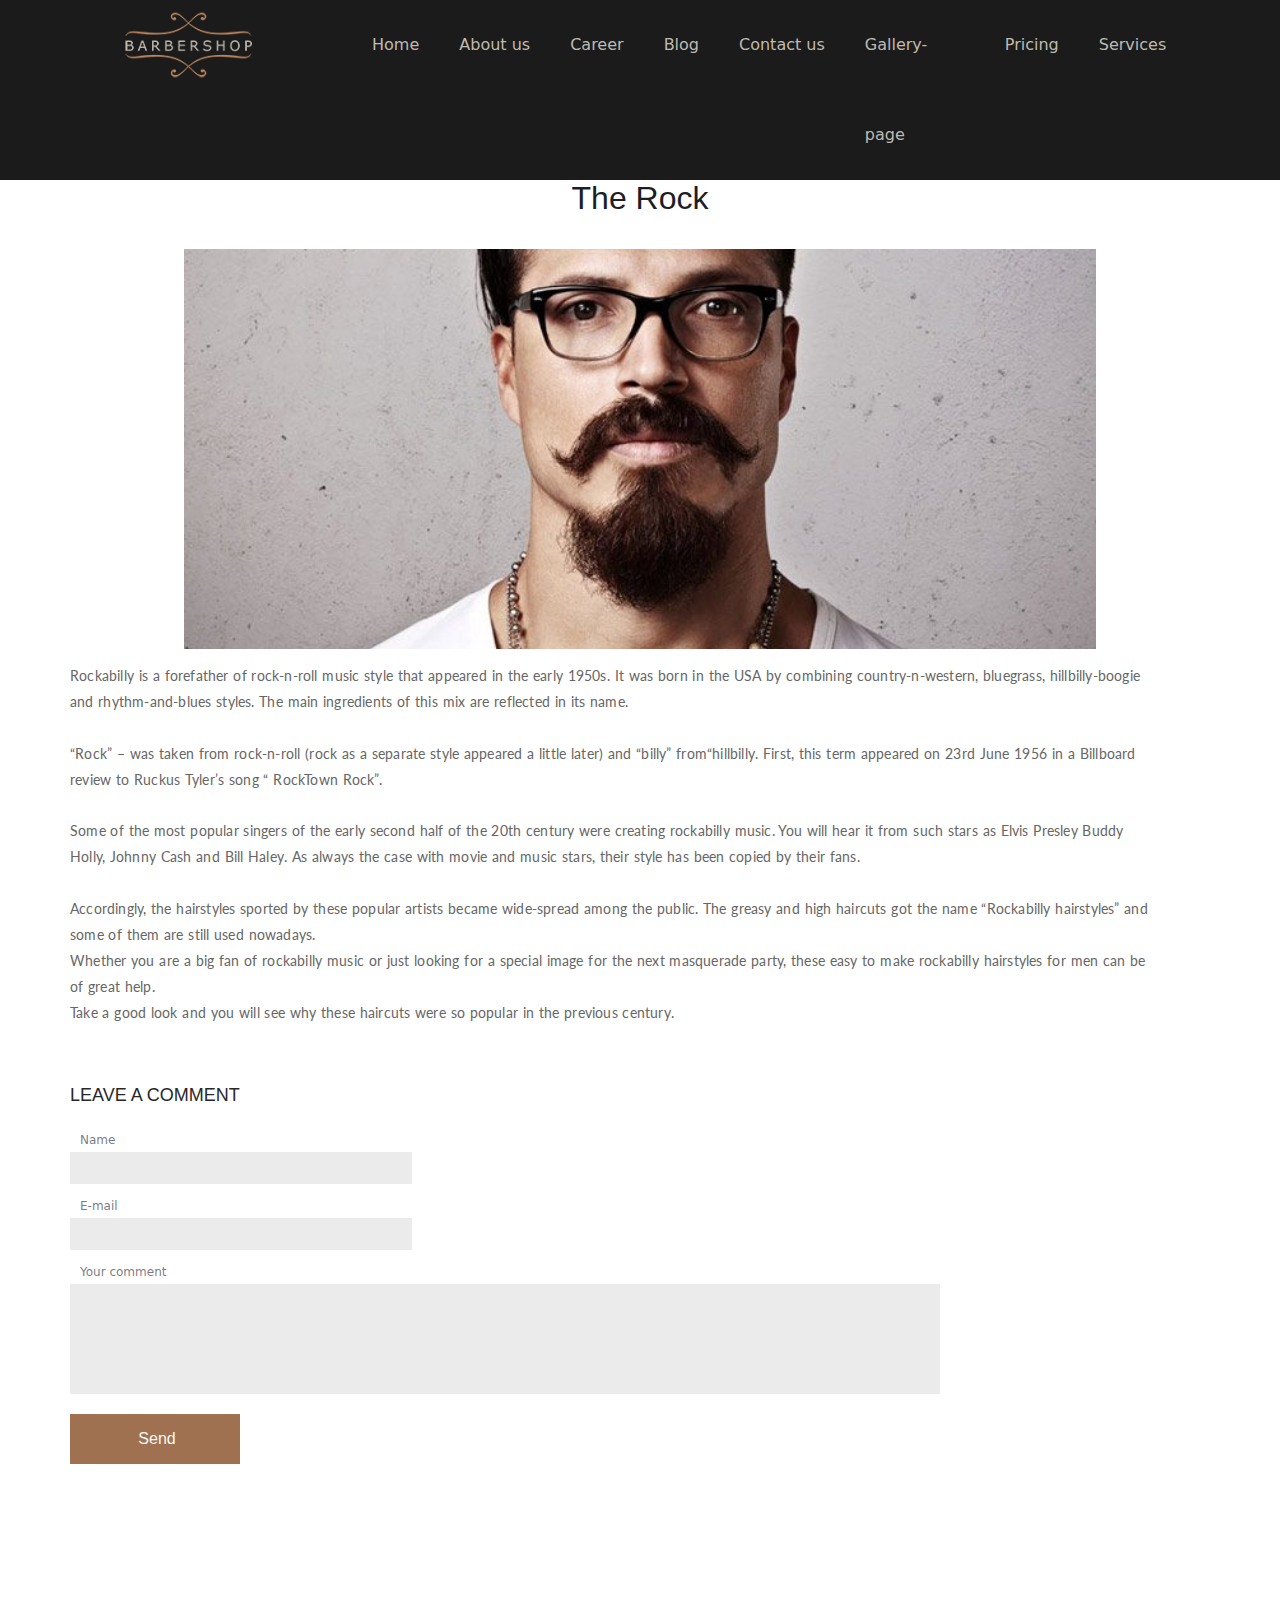
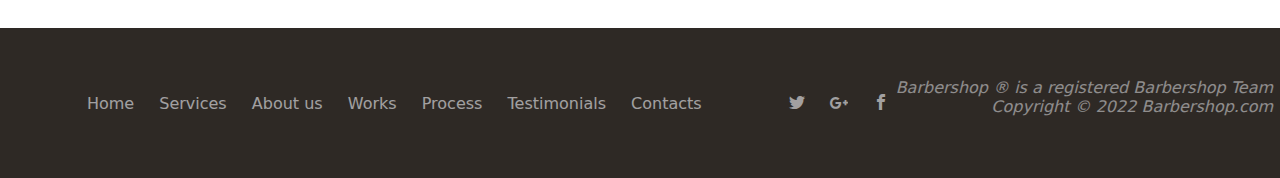
<file: hairstyle.html>
<!DOCTYPE html>
<html lang="en">
<head>
    <meta charset="UTF-8">
    <meta http-equiv="X-UA-Compatible" content="IE=edge">
    <meta name="viewport" content="width=device-width, initial-scale=1.0">
    <title>Hairstyle example</title>
    <link rel="preconnect" href="https://fonts.googleapis.com">
    <link rel="preconnect" href="https://fonts.gstatic.com" crossorigin>
    <link href="https://fonts.googleapis.com/css2?family=PT+Sans+Caption&display=swap" rel="stylesheet">
    <link href="https://fonts.googleapis.com/css2?family=Prata&display=swap" rel="stylesheet">
    <link href="https://fonts.googleapis.com/css2?family=Lato:wght@400;700&display=swap" rel="stylesheet">
    <link rel="stylesheet" href="./fonts/icomoon/style.css">
    <link rel="stylesheet" href="./styles/styles.css">
</head>
<body>
    <div class="main_wrapper">
        <div class="darkbg"></div>
        <nav>
            <div class="navbar">
                <div class="container nav-container">
                    <input class="checkbox" type="checkbox" name="" id="" />
                    <div class="hamburger-lines">
                        <span class="line line1"></span>
                        <span class="line line2"></span>
                        <span class="line line3"></span>
                    </div>
                    <div class="logo">
                        <img src="./images/Logo-Barber.png" alt="">
                    </div>
                    <div class="menu-items">
                        <li><a href="./index.html">Home</a></li>
                        <li><a href="about-us.html">About us</a></li>
                        <li><a href="career.html">Career</a></li>
                        <li><a href="blog.html">Blog</a></li>
                        <li><a href="contact-us.html">Contact us</a></li>
                        <li><a href="gallery-page.html">Gallery-page</a></li>
                        <li><a href="pricing.html">Pricing</a></li>
                        <li><a href="services.html">Services</a></li>
                    </div>
                </div>
            </div>
        </nav>
        <header class="header">
            <div class="header__container">
                <a href="#" class="header__logo"><img src="./images/Logo-Barber.png" alt="logo"></a>
                <nav class="header__nav">
                    <ul class="header__menu">
                        <li><a href="index.html">Home</a></li>
                        <li><a href="about-us.html">About us</a></li>
                        <li><a href="career.html">Career</a></li>
                        <li><a href="blog.html">Blog</a></li>
                        <li><a href="contact-us.html">Contact us</a></li>
                        <li><a href="gallery-page.html">Gallery-page</a></li>
                        <li><a href="pricing.html">Pricing</a></li>
                        <li><a href="services.html">Services</a></li>
                    </ul>
                </nav>
            </div>
        </header>
        <div class="hairstyle-wrap">
            <div class="heading-post">
                <p class="post-info">01.08.2022 <span class="separator">/</span> By Admin</p>
                <h3>The Rock</h3>
            </div>
            <div class="about-hair">
                <img src="./images/content/8.jpg" alt="the rock">
                <p>Rockabilly is a forefather of rock-n-roll music style that appeared in the early 1950s. It was born in the USA by combining country-n-western, bluegrass, hillbilly-boogie and rhythm-and-blues styles. The main ingredients of this mix are reflected in its name. <br><br>
                “Rock” – was taken from rock-n-roll (rock as a separate style appeared a little later) and “billy” from“hillbilly. First, this term appeared on 23rd June 1956 in a Billboard review to Ruckus Tyler’s song “ RockTown Rock”. <br><br>
                Some of the most popular singers of the early second half of the 20th century were creating rockabilly music. You will hear it from such stars as Elvis Presley Buddy Holly, Johnny Cash and Bill Haley. As always the case with movie and music stars, their style has been copied by their fans. <br><br>
                Accordingly, the hairstyles sported by these popular artists became wide-spread among the public. The greasy and high haircuts got the name “Rockabilly hairstyles” and some of them are still used nowadays.
                <br>
                Whether you are a big fan of rockabilly music or just looking for a special image for the next masquerade party, these easy to make rockabilly hairstyles for men can be of great help.
                <br>
                Take a good look and you will see why these haircuts were so popular in the previous century.</p>
            </div>
            <div class="comment-wrap">
                <h3>LEAVE A COMMENT</h3>
                <form class="comment-form">
                    <label for="name">Name</label>
                    <input type="text" id="name">
                    <label for="email">E-mail</label>
                    <input type="text" id="email">
                    <label for="message">Your comment</label>
                    <textarea name="message" id="message" cols="30" rows="10"></textarea>
                    <input type="submit" value="Send">
                </form>
            </div>
        </div> 
            
    </div>
    <footer class="footer">
        <nav class="footer__nav">
            <ul class="footer__menu">
                <li><a href="./index.html">Home</a></li>
                <li><a href="./index.html">Services</a></li>
                <li><a href="./index.html">About us</a></li>
                <li><a href="./index.html">Works</a></li>
                <li><a href="./index.html">Process</a></li>
                <li><a href="./index.html">Testimonials</a></li>
                <li><a href="./contact-us.html">Contacts</a></li>
            </ul>
        </nav>
        <div class="footer__socials">
            <ul class="footer__menu">
                <li><a href="https://www.google.com/" target="_blank" class="icon-twitter"></a></li>
                <li><a href="https://www.google.com/" target="_blank" class="icon-google-plus"></a></li>
                <li><a href="https://www.google.com/" target="_blank" class="icon-facebook"></a></li>
            </ul>
        </div>
        <p class="footer__copy">Barbershop &#174; is a registered Barbershop Team <br>
            Copyright &copy; 2022 Barbershop.com</p>
    </footer>
    <script src="./scripts/jquery-3.6.1.min.js"></script>
    <script src="./scripts/script.js"></script>
</body>
</html>
</file>
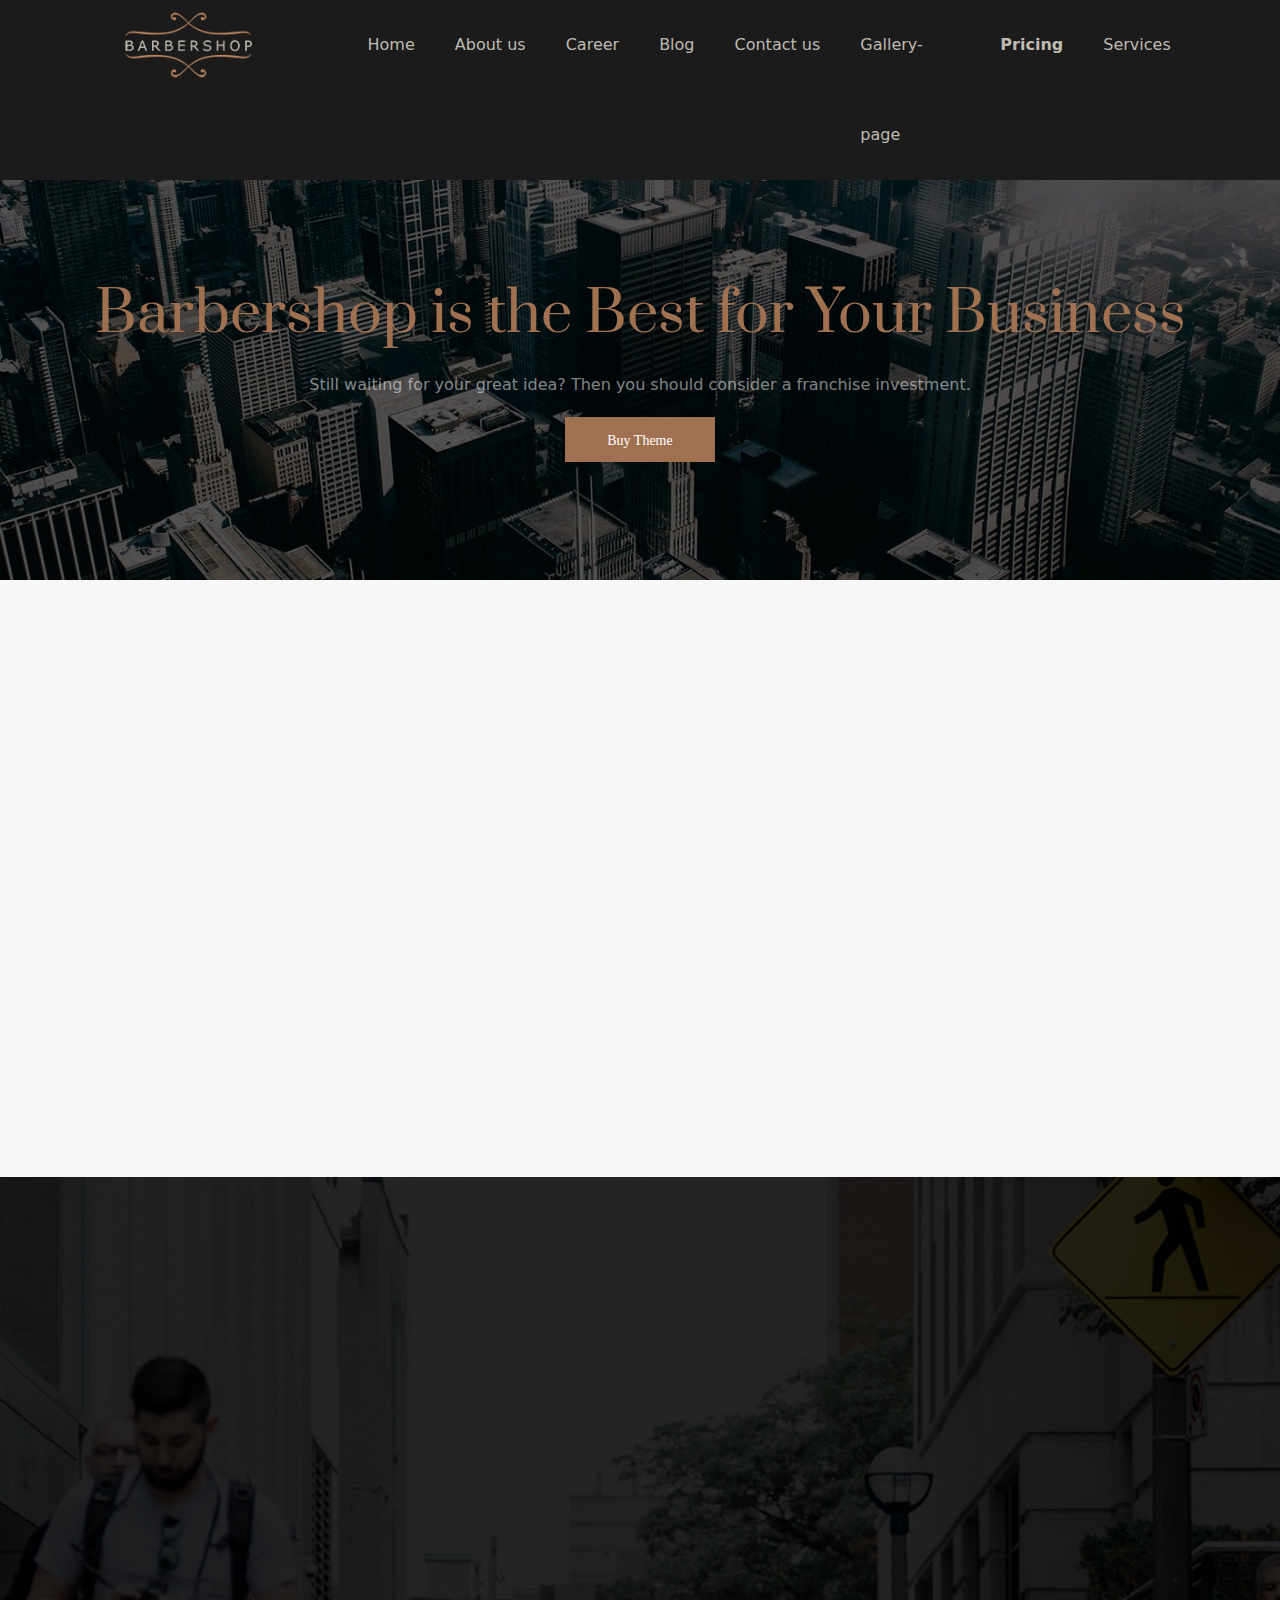
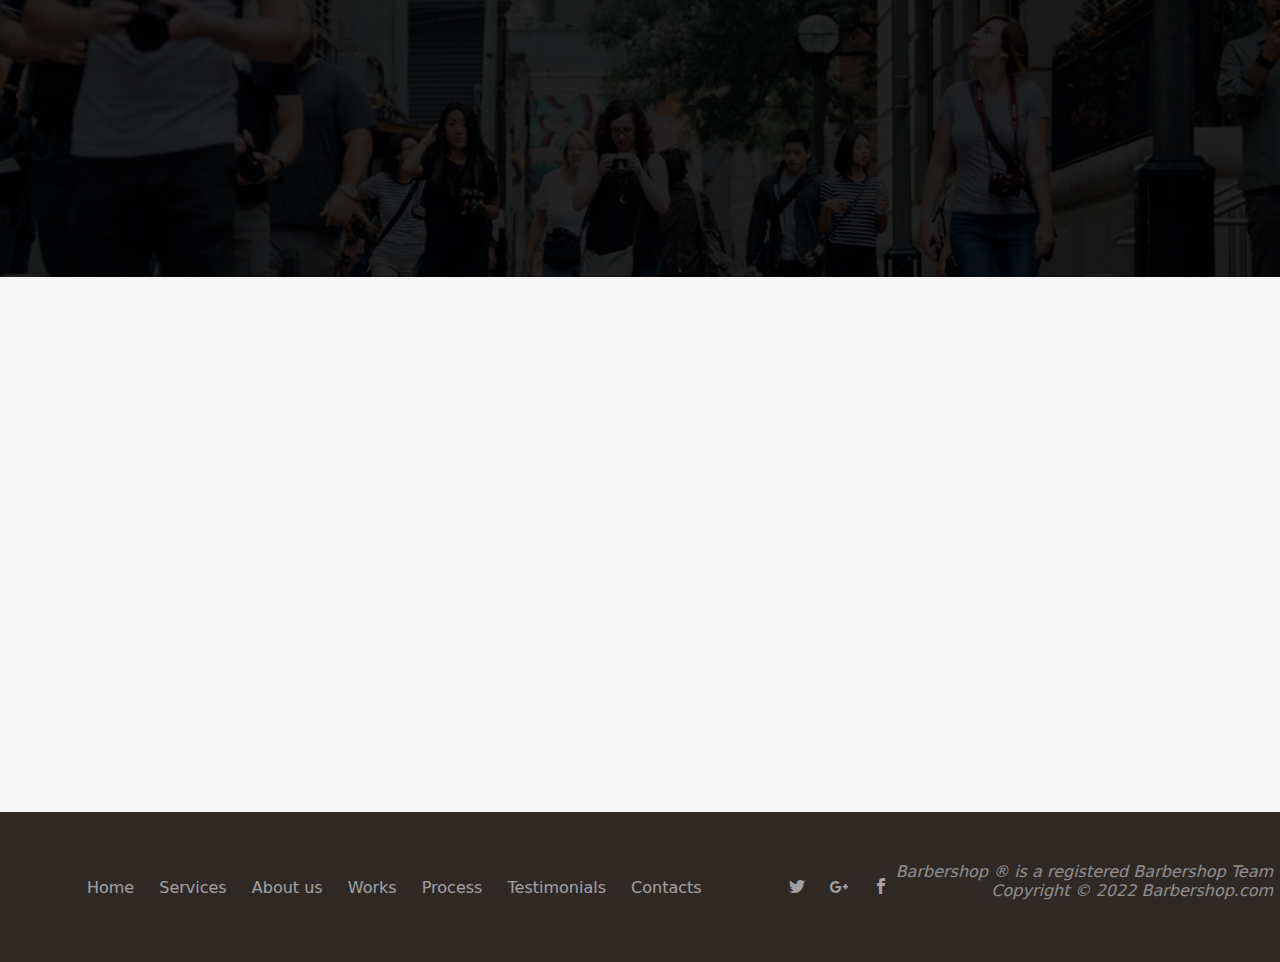
<file: pricing.html>
<!DOCTYPE html>
<html lang="en">
<head>
    <meta charset="UTF-8">
    <meta http-equiv="X-UA-Compatible" content="IE=edge">
    <meta name="viewport" content="width=device-width, initial-scale=1.0">
    <title>Pricing</title>
    <link rel="preconnect" href="https://fonts.googleapis.com">
    <link rel="preconnect" href="https://fonts.gstatic.com" crossorigin>
    <link href="https://fonts.googleapis.com/css2?family=PT+Sans+Caption&display=swap" rel="stylesheet">
    <link href="https://fonts.googleapis.com/css2?family=Prata&display=swap" rel="stylesheet">
    <link href="https://fonts.googleapis.com/css2?family=Lato:wght@400;700&display=swap" rel="stylesheet">
    <link rel="stylesheet" href="./scripts/t-scroll-master/public/theme/css/t-scroll.min.css">
    <link rel="stylesheet" href="./fonts/icomoon/style.css">
    <link rel="stylesheet" href="./styles/styles.css">
</head>
<body>
    <div class="main_wrapper">
        <div class="darkbg"></div>
        <nav>
            <div class="navbar">
                <div class="container nav-container">
                    <input class="checkbox" type="checkbox" name="" id="" />
                    <div class="hamburger-lines">
                        <span class="line line1"></span>
                        <span class="line line2"></span>
                        <span class="line line3"></span>
                    </div>
                    <div class="logo">
                        <img src="./images/Logo-Barber.png" alt="">
                    </div>
                    <div class="menu-items">
                        <li><a href="./index.html">Home</a></li>
                        <li><a href="about-us.html">About us</a></li>
                        <li><a href="career.html">Career</a></li>
                        <li><a href="blog.html">Blog</a></li>
                        <li><a href="contact-us.html">Contact us</a></li>
                        <li><a href="gallery-page.html">Gallery-page</a></li>
                        <li><a href="pricing.html">Pricing</a></li>
                        <li><a href="services.html">Services</a></li>
                    </div>
                </div>
            </div>
        </nav>
        <header class="header">
            <div class="header__container">
                    <a href="#" class="header__logo"><img src="./images/Logo-Barber.png" alt="logo"></a>
                <nav class="header__nav">
                    <ul class="header__menu">
                        <li><a href="index.html">Home</a></li>
                        <li><a href="about-us.html">About us</a></li>
                        <li><a href="career.html">Career</a></li>
                        <li><a href="blog.html">Blog</a></li>
                        <li><a href="contact-us.html">Contact us</a></li>
                        <li><a href="gallery-page.html">Gallery-page</a></li>
                        <li><a href="pricing.html"><b>Pricing</b></a></li>
                        <li><a href="services.html">Services</a></li>
                    </ul>
                </nav>
            </div>
        </header>
        <div class="business_wrap">
            <div class="common_title">
                <h3>Barbershop is the Best for Your Business</h3>
                <p>Still waiting for your great idea? Then you should consider a franchise investment.</p>
                <input type="submit" value="Buy Theme">
            </div>
        </div>
        <div class="choose-us__wrap">
            <div class="our-team__title fadeUp">
                <h2>What Will You Get</h2>
                <p>We offer you the best working conditions. In our barbershop, everything is the best not only for customers but also for employees.</p>
            </div>
            <div class="choose-us__container">
                <div class="choose-us__content fadeUp">
                    <i class="icon-Professional-growth"></i>
                    <h3>Growth</h3>
                    <p>We offer exceptional product performance and unparalleled support.</p>
                </div>
                <div class="choose-us__content fadeUp">
                    <i class="icon-Educational-programs"></i>
                    <h3>Innovation</h3>
                    <p>Discover and seize opportunities for innovation. We show you how. Make creativity and innovation your competitive advantage.</p>
                </div>
                <div class="choose-us__content fadeUp">
                    <i class="icon-Comfortable-working-conditions"></i>
                    <h3>Time Save</h3>
                    <p>We offer a time-saving feature that allows you to quickly populate time slots.</p>
                </div>
                <div class="choose-us__content fadeUp">
                    <i class="icon-The-system-of-bonuses"></i>
                    <h3>Resultative</h3>
                    <p>We offer you the most convenient conditions and bonus programs for your business.</p>
                </div>
            </div>
        </div>
        <div class="tarrif-plans_wrap">
            <div class="tarrif-plans__title fadeUp">
                <h3>Our Tariff Plans</h3>
                <p>We offer you the most convenient tariff plans for the most comfortable conditions for you</p>
            </div>
            <div class="tarrif-plans__inner">
                <div class="tarrif-plans__offer zoomOut">
                    <div class="tarrif-plans__icon"><img src="./images/icon-12.png" alt=""></div>
                    <div class="tarrif-plans__info-group">
                        <h3>BASIC</h3>
                        <span><sup>$</sup>40<sub>/month</sub></span>
                        <p><b>5 days</b> Job displayed</p>
                        <p><b>1 Job</b> posting</p>
                        <p><b>3</b> Featured job</p>
                        <p><b>24/7</b> Support</p>
                        <a href="#" class="tarrif-plans__buy-btn">Buy Now</a>
                    </div>
                </div>
                <div class="tarrif-plans__offer zoomOut">
                    <div class="tarrif-plans__icon"><img src="./images/icon-10.png" alt=""></div>
                    <div class="tarrif-plans__info-group">
                        <h3>STANDART</h3>
                        <span><sup>$</sup>60<sub>/month</sub></span>
                        <p><b>10 days</b> Job displayed</p>
                        <p><b>3 Job</b> posting</p>
                        <p><b>5</b> Featured job</p>
                        <p><b>24/7</b> Support</p>
                        <a href="#" class="tarrif-plans__buy-btn">Buy Now</a>
                    </div>
                </div>
                <div class="tarrif-plans__offer zoomOut">
                    <div class="tarrif-plans__icon"><img src="./images/icon-11.png" alt=""></div>
                    <div class="tarrif-plans__info-group">
                        <h3>PREMIUM</h3>
                        <span><sup>$</sup>80<sub>/month</sub></span>
                        <p><b>20 days</b> Job displayed</p>
                        <p><b>5 Job</b> posting</p>
                        <p><b>10</b> Featured job</p>
                        <p><b>24/7</b> Support</p>
                        <a href="#" class="tarrif-plans__buy-btn">Buy Now</a>
                    </div>
                </div>
            </div>
        </div>
        <div class="connect__wrap">
            <div class="connect__inner">
                <div class="connect__info fadeLeft">
                    <h3>Connect with Us</h3>
                    <span class="connect__subtitle">If you have any questions or suggestions, please feel free to contact us.</span>
                    <p>For all press & marketing related enquiries please complete the form and one of our team will get back to you.
                        <br>
                        Please note, we are dealing with a high number of applicants at this time. We look forward to hearing from you.
                        <br>
                        <b>#KeepItHandsome</b>
                    </p>
                </div>
                <div class="connect__form fadeRight">
                    <form class="form">
                        <label for="name">Your name</label>
                        <input type="text" id="name">
                        <label for="email">Your email</label>
                        <input type="text" id="email">
                        <label for="message">Your message</label>
                        <textarea name="message" id="message" cols="30" rows="10"></textarea>
                        <input type="submit" value="Send">
                    </form>
                </div>
            </div>
        </div>
    </div>

    <footer class="footer">
        <nav class="footer__nav">
            <ul class="footer__menu">
                <li><a href="./index.html">Home</a></li>
                <li><a href="./index.html">Services</a></li>
                <li><a href="./index.html">About us</a></li>
                <li><a href="./index.html">Works</a></li>
                <li><a href="./index.html">Process</a></li>
                <li><a href="./index.html">Testimonials</a></li>
                <li><a href="./contact-us.html">Contacts</a></li>
            </ul>
        </nav>
        <div class="footer__socials">
            <ul class="footer__menu">
                <li><a href="https://www.google.com/" target="_blank" class="icon-twitter"></a></li>
                <li><a href="https://www.google.com/" target="_blank" class="icon-google-plus"></a></li>
                <li><a href="https://www.google.com/" target="_blank" class="icon-facebook"></a></li>
            </ul>
        </div>
        <p class="footer__copy">Barbershop &#174; is a registered Barbershop Team <br>
                                                    Copyright &copy; 2022 Barbershop.com</p>
    </footer>
    <script src="./scripts/jquery-3.6.1.min.js"></script>
    <script src="./scripts/t-scroll-master/public/theme/js/t-scroll.min.js"></script>
    <script src="./scripts/owl.carousel.min.js"></script>
    <script src="./scripts/swipebox-master/src/js/jquery.swipebox.min.js"></script>
    <script src="./scripts/script.js"></script>
</body>
</html>
</file>
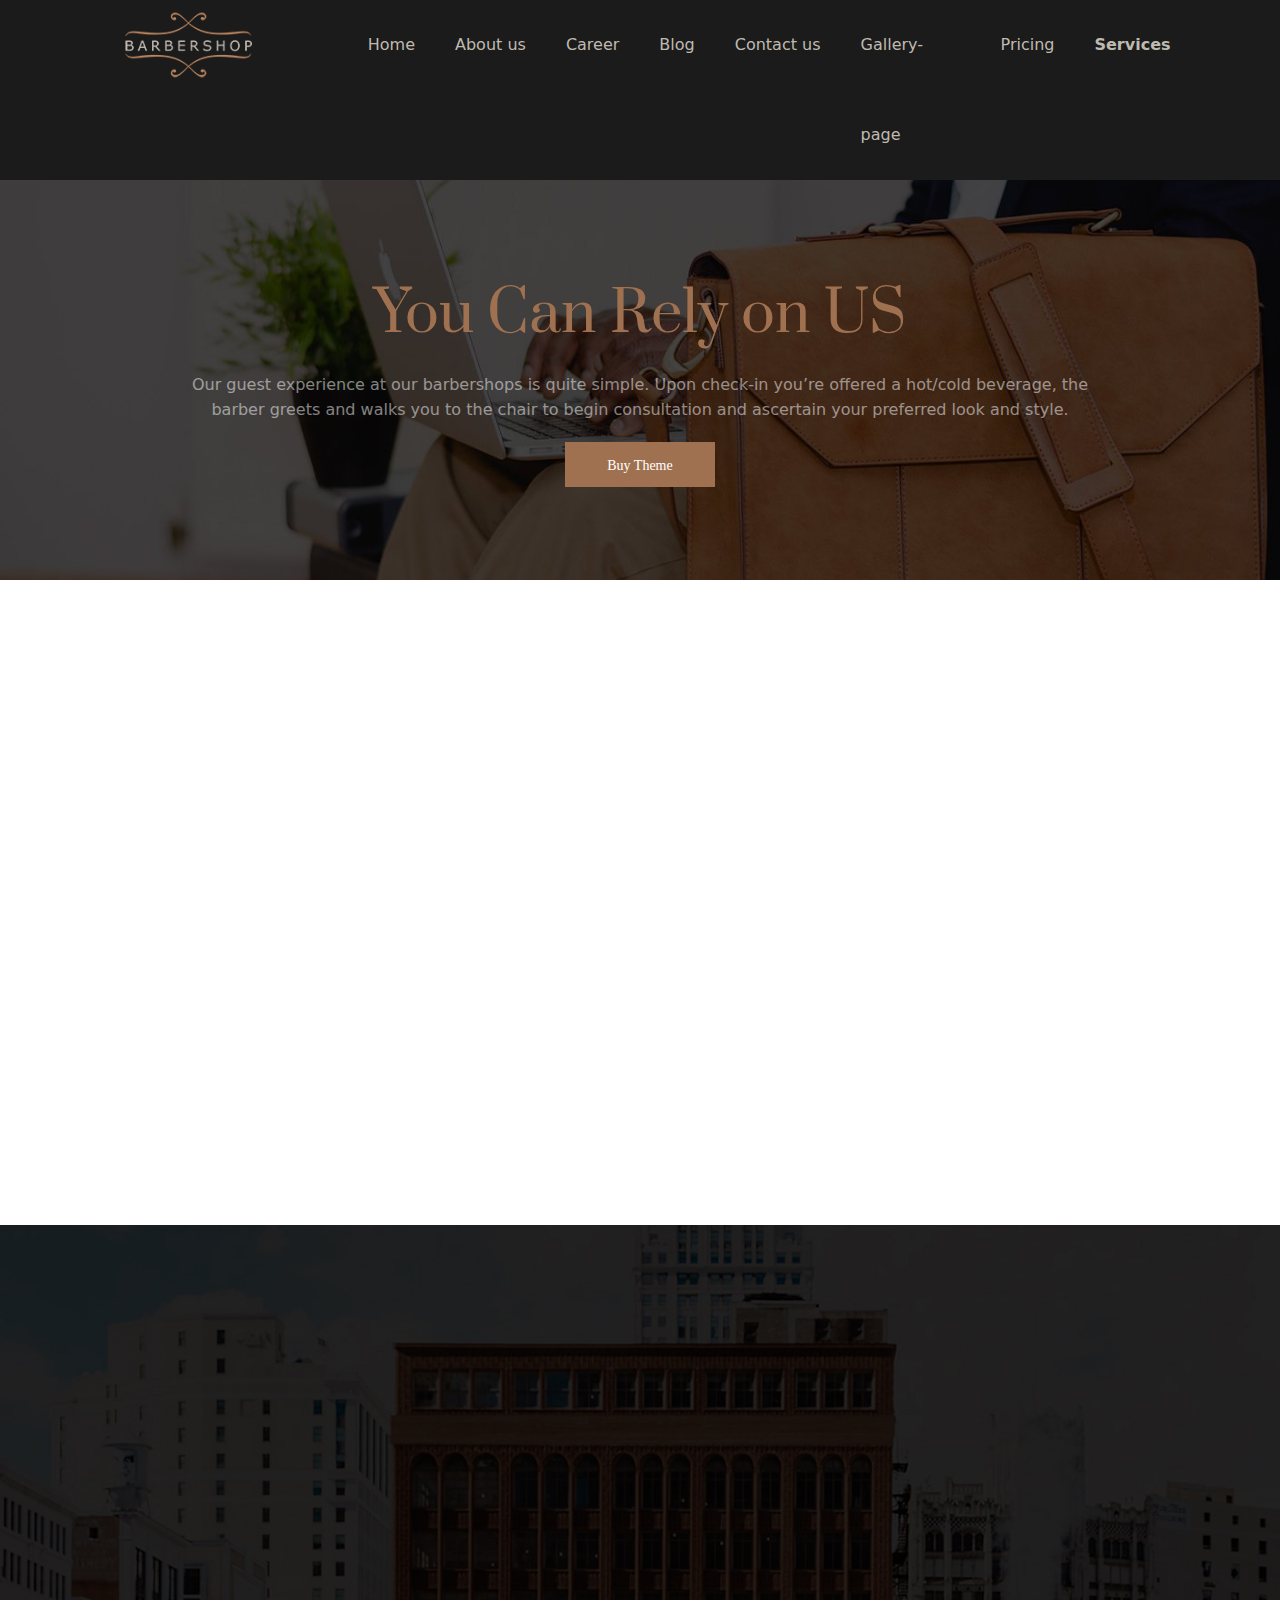
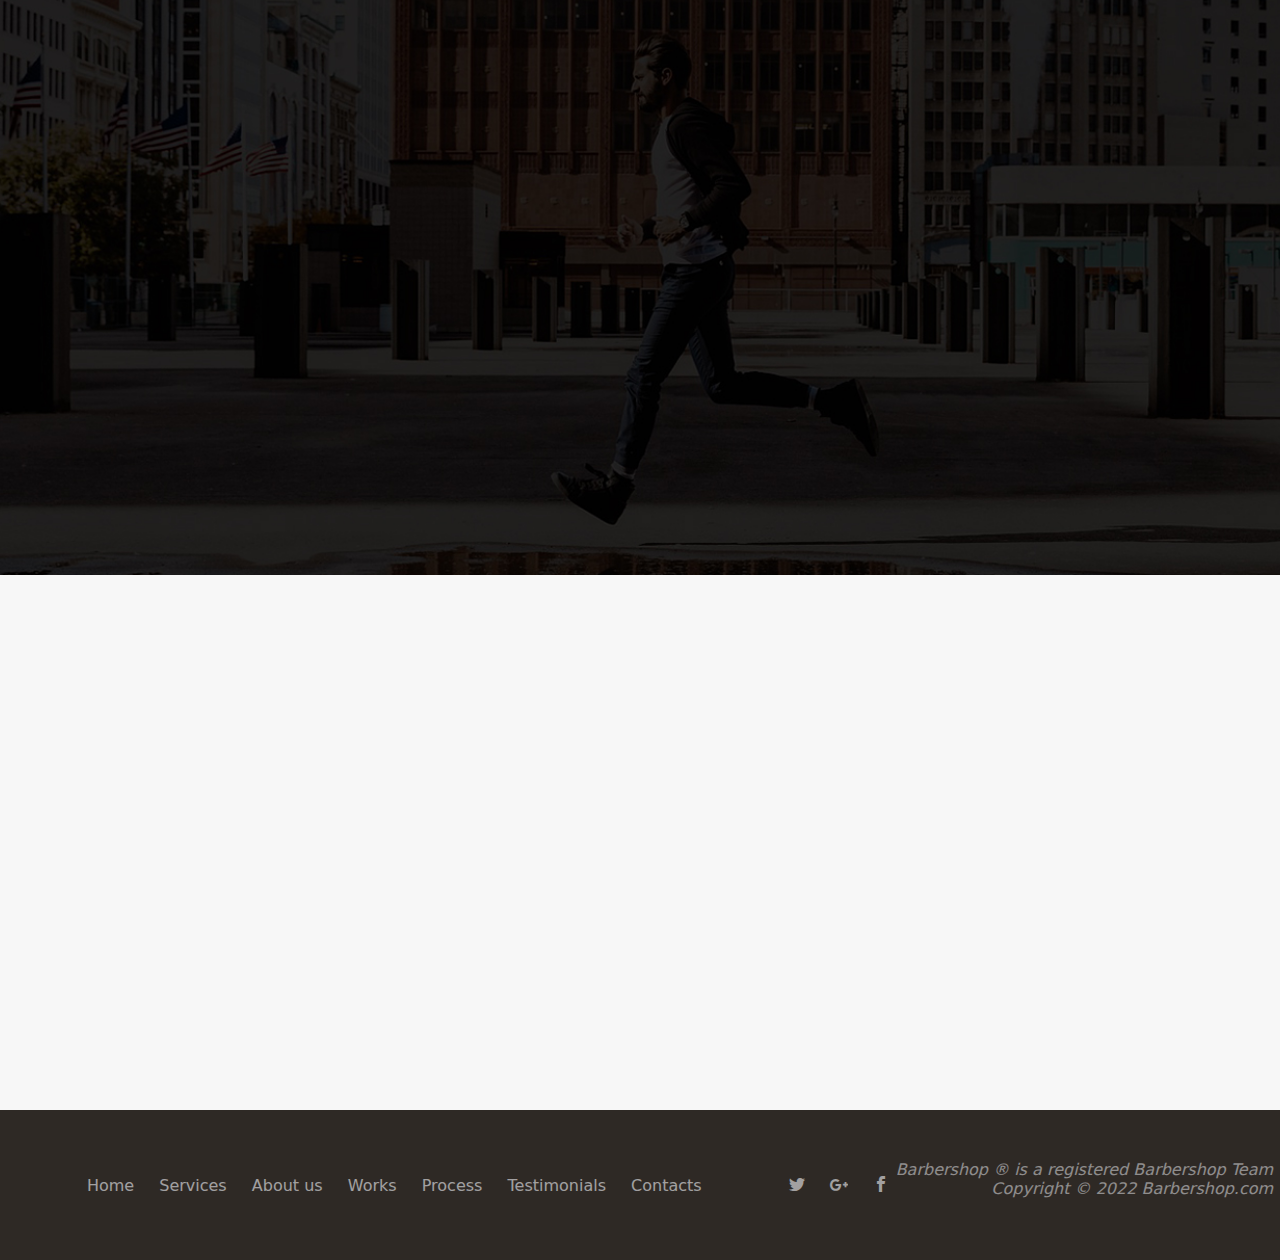
<file: services.html>
<!DOCTYPE html>
<html lang="en">
<head>
    <meta charset="UTF-8">
    <meta http-equiv="X-UA-Compatible" content="IE=edge">
    <meta name="viewport" content="width=device-width, initial-scale=1.0">
    <title>Services</title>
    <link rel="preconnect" href="https://fonts.googleapis.com">
    <link rel="preconnect" href="https://fonts.gstatic.com" crossorigin>
    <link href="https://fonts.googleapis.com/css2?family=PT+Sans+Caption&display=swap" rel="stylesheet">
    <link href="https://fonts.googleapis.com/css2?family=Prata&display=swap" rel="stylesheet">
    <link href="https://fonts.googleapis.com/css2?family=Lato:wght@400;700&display=swap" rel="stylesheet">
    <link rel="stylesheet" href="./scripts/t-scroll-master/public/theme/css/t-scroll.min.css">
    <link rel="stylesheet" href="./fonts/icomoon/style.css">
    <link rel="stylesheet" href="./styles/styles.css">
</head>
<body>
    <div class="main_wrapper">
        <div class="darkbg"></div>
        <nav>
            <div class="navbar">
                <div class="container nav-container">
                    <input class="checkbox" type="checkbox" name="" id="" />
                    <div class="hamburger-lines">
                        <span class="line line1"></span>
                        <span class="line line2"></span>
                        <span class="line line3"></span>
                    </div>
                    <div class="logo">
                        <a href="./index.html"><img src="./images/Logo-Barber.png" alt=""></a>
                    </div>
                    <div class="menu-items">
                        <li><a href="./index.html">Home</a></li>
                        <li><a href="about-us.html">About us</a></li>
                        <li><a href="career.html">Career</a></li>
                        <li><a href="blog.html">Blog</a></li>
                        <li><a href="contact-us.html">Contact us</a></li>
                        <li><a href="gallery-page.html">Gallery-page</a></li>
                        <li><a href="pricing.html">Pricing</a></li>
                        <li><a href="services.html">Services</a></li>
                    </div>
                </div>
            </div>
        </nav>
        <header class="header">
            <div class="header__container">
                    <a href="#" class="header__logo"><img src="./images/Logo-Barber.png" alt="logo"></a>
                <nav class="header__nav">
                    <ul class="header__menu">
                        <li><a href="index.html">Home</a></li>
                        <li><a href="about-us.html">About us</a></li>
                        <li><a href="career.html">Career</a></li>
                        <li><a href="blog.html">Blog</a></li>
                        <li><a href="contact-us.html">Contact us</a></li>
                        <li><a href="gallery-page.html">Gallery-page</a></li>
                        <li><a href="pricing.html">Pricing</a></li>
                        <li><a href="services.html"><b>Services</b></a></li>
                    </ul>
                </nav>
            </div>
        </header>
        <div class="service_wrap">
            <div class="common_title">
                <h3>You Can Rely on US</h3>
                <p>Our guest experience at our barbershops is quite simple. Upon check-in you’re offered a hot/cold beverage, the barber greets and walks you to the chair to begin consultation and ascertain your preferred look and style.</p>
                <input type="submit" value="Buy Theme">
            </div>
        </div>
        <div class="serv-pluses_wrap">
            <div class="serv-pluses__title fadeUp">
                <h3>Our Services</h3>
                <p>We offer you only the best services.</p>
            </div>
            <div class="serv-pluses__inner">
                <div class="serv-pluses__content fadeLeft">
                    <div class="serv-pluses__icon">
                        <i class="icon-Development-your-skills"></i>
                    </div>
                    <div class="serv-pluses__info">
                        <h3>Resultative Methods</h3>
                        <p>We offer the most modern and efficient methods for your business.</p>
                    </div>
                </div>
                <div class="serv-pluses__content fadeUp">
                    <div class="serv-pluses__icon">
                        <i class="icon-Individual-Approach"></i>
                    </div>
                    <div class="serv-pluses__info">
                        <h3>Individual Approach</h3>
                        <p>Full understanding that each client's task requires an individual approach to its solution.</p>
                    </div>
                </div>
                <div class="serv-pluses__content fadeRight">
                    <div class="serv-pluses__icon">
                        <i class="icon-Support-24-7"></i>
                    </div>
                    <div class="serv-pluses__info">
                        <h3>Support 24/7</h3>
                        <p>Customers can get help and find answers to questions as soon as they come up.</p>
                    </div>
                </div>
                <div class="serv-pluses__content fadeLeft">
                    <div class="serv-pluses__icon">
                        <i class="icon-Comfortable-working-conditions"></i>
                    </div>
                    <div class="serv-pluses__info">
                        <h3>High Results</h3>
                        <p>High results are achieved through the use of modern, high-quality equipment.</p>
                    </div>
                </div>
                <div class="serv-pluses__content fadeUp">
                    <div class="serv-pluses__icon">
                        <i class="icon-Flexible-Schedule"></i>
                    </div>
                    <div class="serv-pluses__info">
                        <h3>Flexible Schedule</h3>
                        <p>Our service attractive to those who like a more flexible schedule.</p>
                    </div>
                </div>
                <div class="serv-pluses__content fadeRight">
                    <div class="serv-pluses__icon">
                        <i class="icon-Booking-and-Scheduling"></i>
                    </div>
                    <div class="serv-pluses__info">
                        <h3>Booking and Scheduling</h3>
                        <p>With us, you have complete control over your schedule.</p>
                    </div>
                </div>
            </div>
        </div>
        <div class="booking_wrap">
            <div class="booking_title fadeUp">
                <h3>Book an Appointment</h3>
                <p>We give you the opportunity to choose any of the available days for a consultation or a haircut</p>
            </div>
            <div class="book-main__inner fadeUp">
                <table class="book-main__table">
                    <tr>
                        <th colspan="7" class="month"><span>September 2022</span></th>
                    </tr>
                    <tr>
                        <th class="day"><span>MON</span></th>
                        <th class="day"><span>TUE</span></th>
                        <th class="day"><span>WED</span></th>
                        <th class="day"><span>THU</span></th>
                        <th class="day"><span>FRI</span></th>
                        <th class="day"><span>SAT</span></th>
                        <th class="day"><span>SUN</span></th>
                    </tr>
                    <tr class="week">
                        <td><span class="prev-month">29</span> </td>
                        <td><span class="prev-month">30</span> </td>
                        <td><span class="prev-month">31</span> </td>
                        <td><span class="today">1</span> </td>
                        <td><span>2</span> </td>
                        <td><span>3</span> </td>
                        <td><span>4</span> </td>
                    </tr>
                    <tr class="week">
                        <td><span>5</span></td>
                        <td><span>6</span></td>
                        <td><span>7</span></td>
                        <td><span>8</span></td>
                        <td><span>9</span></td>
                        <td><span>10</span></td>
                        <td><span>11</span></td>
                    </tr>
                    <tr class="week">
                        <td><span>12</span></td>
                        <td><span>13</span></td>
                        <td><span>14</span></td>
                        <td><span>15</span></td>
                        <td><span>16</span></td>
                        <td><span>17</span></td>
                        <td><span>18</span></td>
                    </tr>
                    <tr class="week">
                        <td><span>19</span></td>
                        <td><span>20</span></td>
                        <td><span>21</span></td>
                        <td><span>22</span></td>
                        <td><span>23</span></td>
                        <td><span>24</span></td>
                        <td><span>25</span></td>
                    </tr>
                    <tr class="week">
                        <td><span>26</span></td>
                        <td><span>27</span></td>
                        <td><span>28</span></td>
                        <td><span>29</span></td>
                        <td><span>30</span></td>
                        <td><span class="next-month">1</span></td>
                        <td><span class="next-month">2</span></td>
                    </tr>
                </table>
            </div>
        </div>
        <div class="connect__wrap">
            <div class="connect__inner">
                <div class="connect__info fadeLeft">
                    <h3>Connect with Us</h3>
                    <span class="connect__subtitle">If you have any questions or suggestions, please feel free to contact us.</span>
                    <p>For all press & marketing related enquiries please complete the form below and one of our team will get back to you.
                        <br>
                        Please note, we are dealing with a high number of applicants at this time. We look forward to hearing from you.
                        <br>
                        <b>#KeepItHandsome</b>
                    </p>
                </div>
                <div class="connect__form fadeRight">
                    <form class="form">
                        <label for="name">Your name</label>
                        <input type="text" id="name">
                        <label for="email">Your email</label>
                        <input type="text" id="email">
                        <label for="message">Your message</label>
                        <textarea name="message" id="message" cols="30" rows="10"></textarea>
                        <input type="submit" value="Send">
                    </form>
                </div>
            </div>
        </div>
    </div>
    <footer class="footer">
        <nav class="footer__nav">
            <ul class="footer__menu">
                <li><a href="./index.html">Home</a></li>
                <li><a href="./index.html">Services</a></li>
                <li><a href="./index.html">About us</a></li>
                <li><a href="./index.html">Works</a></li>
                <li><a href="./index.html">Process</a></li>
                <li><a href="./index.html">Testimonials</a></li>
                <li><a href="./contact-us.html">Contacts</a></li>
            </ul>
        </nav>
        <div class="footer__socials">
            <ul class="footer__menu">
                <li><a href="https://www.google.com/" target="_blank" class="icon-twitter"></a></li>
                <li><a href="https://www.google.com/" target="_blank" class="icon-google-plus"></a></li>
                <li><a href="https://www.google.com/" target="_blank" class="icon-facebook"></a></li>
            </ul>
        </div>
        <p class="footer__copy">Barbershop &#174; is a registered Barbershop Team <br>
                                                    Copyright &copy; 2022 Barbershop.com</p>
    </footer>
    <script src="./scripts/jquery-3.6.1.min.js"></script>
    <script src="./scripts/t-scroll-master/public/theme/js/t-scroll.min.js"></script>
    <script src="./scripts/owl.carousel.min.js"></script>
    <script src="./scripts/swipebox-master/src/js/jquery.swipebox.min.js"></script>
    <script src="./scripts/script.js"></script>
</body>
</html>
</file>
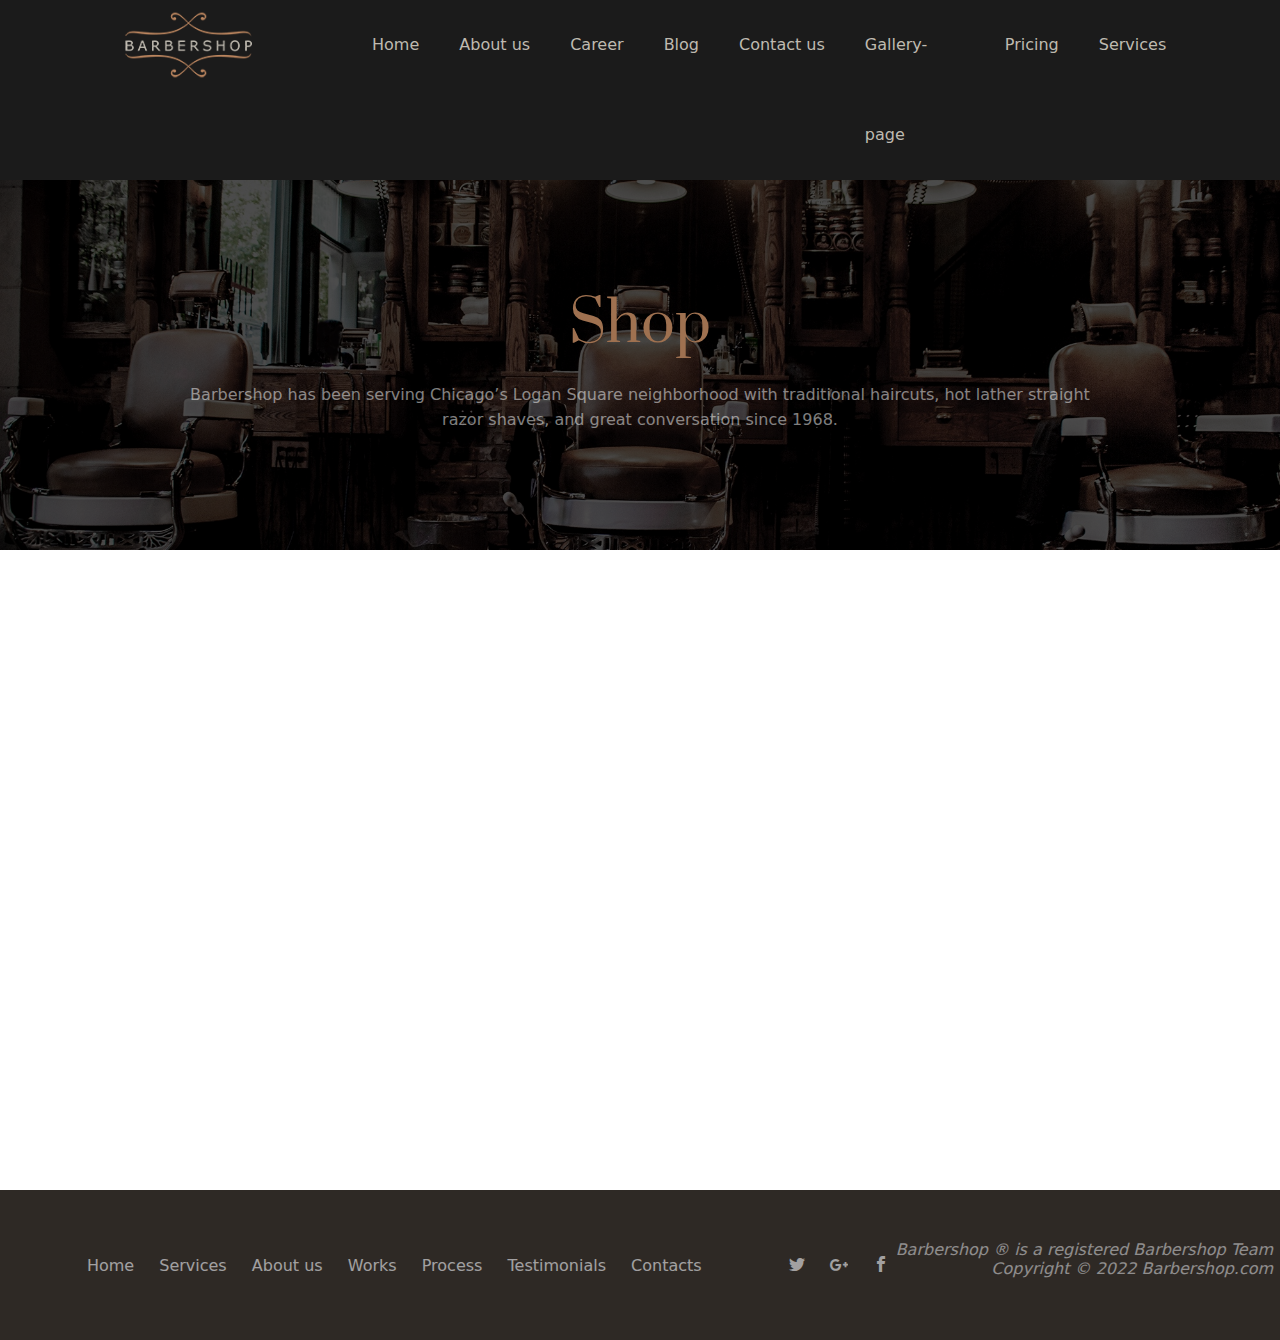
<file: shop-page.html>
<!DOCTYPE html>
<html lang="en">

<head>
    <meta charset="UTF-8">
    <meta http-equiv="X-UA-Compatible" content="IE=edge">
    <meta name="viewport" content="width=device-width, initial-scale=1.0">
    <title>Shop</title>
    <link rel="preconnect" href="https://fonts.googleapis.com">
    <link rel="preconnect" href="https://fonts.gstatic.com" crossorigin>
    <link href="https://fonts.googleapis.com/css2?family=PT+Sans+Caption&display=swap" rel="stylesheet">
    <link href="https://fonts.googleapis.com/css2?family=Prata&display=swap" rel="stylesheet">
    <link href="https://fonts.googleapis.com/css2?family=Lato:wght@400;700&display=swap" rel="stylesheet">
    <link rel="stylesheet" href="./scripts/t-scroll-master/public/theme/css/t-scroll.min.css">
    <link rel="stylesheet" href="./fonts/icomoon/style.css">
    <link rel="stylesheet" href="./styles/styles.css">
</head>

<body>
    <div class="main_wrapper">
        <div class="darkbg"></div>
        <nav>
            <div class="navbar">
                <div class="container nav-container">
                    <input class="checkbox" type="checkbox" name="" id="" />
                    <div class="hamburger-lines">
                        <span class="line line1"></span>
                        <span class="line line2"></span>
                        <span class="line line3"></span>
                    </div>
                    <div class="logo">
                        <a href="./index.html"><img src="./images/Logo-Barber.png" alt=""></a>
                    </div>
                    <div class="menu-items">
                        <li><a href="./index.html">Home</a></li>
                        <li><a href="about-us.html">About us</a></li>
                        <li><a href="career.html">Career</a></li>
                        <li><a href="blog.html">Blog</a></li>
                        <li><a href="contact-us.html">Contact us</a></li>
                        <li><a href="gallery-page.html">Gallery-page</a></li>
                        <li><a href="pricing.html">Pricing</a></li>
                        <li><a href="services.html">Services</a></li>
                    </div>
                </div>
            </div>
        </nav>
        <header class="header">
            <div class="header__container">
                <a href="#" class="header__logo"><img src="./images/Logo-Barber.png" alt="logo"></a>
                <nav class="header__nav">
                    <ul class="header__menu">
                        <li><a href="index.html">Home</a></li>
                        <li><a href="about-us.html">About us</a></li>
                        <li><a href="career.html">Career</a></li>
                        <li><a href="blog.html">Blog</a></li>
                        <li><a href="contact-us.html">Contact us</a></li>
                        <li><a href="gallery-page.html">Gallery-page</a></li>
                        <li><a href="pricing.html">Pricing</a></li>
                        <li><a href="services.html">Services</a></li>
                    </ul>
                </nav>
            </div>
        </header>
        <div class="shop-page__wrapper">
            <div class="shop-page__inner">
                <div class="shadow"></div>
                <div class="common_title">
                    <h3>Shop</h3>
                    <p>Barbershop has been serving Chicago’s Logan Square neighborhood with traditional haircuts, hot lather straight razor shaves, and great conversation since 1968.</p>
                </div>
            </div>
            <div class="product__wrapper">
                <div class="product__image fadeLeft">
                    <img src="./images/content/shop-brush.jpg" alt="">
                </div>
                <div class="product__info fadeRight">
                    <h3>Light Shave Max Care Brush</h3>
                    <p>The shaving brush special edition autumn 2022 with shaving brush handles made of genuine horn and silver tip badger hair 2 band includes 6 shaving brushes. They are numbered consecutively and each shaving brush is unique. When ordering, you will receive exactly the shaving brush pictured.</p>
                    <div class="product__price">
                        <span class="price">$25.00</span>
                        <span class="aviable">Availalbe: InStock</span>
                    </div>
                    <form class="cart">
                        <div class="quantity_nav">
                            <span>+</span>
                            <input type="number" name="quantity" id="quantity" value="1" max="20">
                            <span>-</span>
                        </div>
                        <input type="submit" name="addtocart" id="addtocart" value="+ ADD TO CART">
                    </form>
                    <span class="product__share">Share: <a href="#" class="icon-facebook"></a> <a href="#" class="icon-twitter"></a> <a href="#" class="icon-google-plus"></a></span>
                </div>
            </div>
        </div>
    </div>

    <footer class="footer">
        <nav class="footer__nav">
            <ul class="footer__menu">
                <li><a href="./index.html">Home</a></li>
                <li><a href="./index.html">Services</a></li>
                <li><a href="./index.html">About us</a></li>
                <li><a href="./index.html">Works</a></li>
                <li><a href="./index.html">Process</a></li>
                <li><a href="./index.html">Testimonials</a></li>
                <li><a href="./contact-us.html">Contacts</a></li>
            </ul>
        </nav>
        <div class="footer__socials">
            <ul class="footer__menu">
                <li><a href="https://www.google.com/" target="_blank" class="icon-twitter"></a></li>
                <li><a href="https://www.google.com/" target="_blank" class="icon-google-plus"></a></li>
                <li><a href="https://www.google.com/" target="_blank" class="icon-facebook"></a></li>
            </ul>
        </div>
        <p class="footer__copy">Barbershop &#174; is a registered Barbershop Team <br>
            Copyright &copy; 2022 Barbershop.com</p>
    </footer>
    <script src="./scripts/jquery-3.6.1.min.js"></script>
    <script src="./scripts/t-scroll-master/public/theme/js/t-scroll.min.js"></script>
    <script src="./scripts/owl.carousel.min.js"></script>
    <script src="./scripts/swipebox-master/src/js/jquery.swipebox.min.js"></script>
    <script src="./scripts/script.js"></script>
</body>

</html>
</file>
<file: fonts/icomoon/style.css>
@font-face {
  font-family: 'icomoon';
  src:  url('fonts/icomoon.eot?nw6m4z');
  src:  url('fonts/icomoon.eot?nw6m4z#iefix') format('embedded-opentype'),
    url('fonts/icomoon.ttf?nw6m4z') format('truetype'),
    url('fonts/icomoon.woff?nw6m4z') format('woff'),
    url('fonts/icomoon.svg?nw6m4z#icomoon') format('svg');
  font-weight: normal;
  font-style: normal;
  font-display: block;
}

[class^="icon-"], [class*=" icon-"] {
  /* use !important to prevent issues with browser extensions that change fonts */
  font-family: 'icomoon' !important;
  speak: never;
  font-style: normal;
  font-weight: normal;
  font-variant: normal;
  text-transform: none;
  line-height: 1;

  /* Better Font Rendering =========== */
  -webkit-font-smoothing: antialiased;
  -moz-osx-font-smoothing: grayscale;
}

.icon-Booking-and-Scheduling:before {
  content: "\e906";
  color: #946a4d;
}
.icon-Comfortable-working-conditions:before {
  content: "\e907";
  color: #946a4d;
}
.icon-Competitive-salary:before {
  content: "\e908";
  color: #946a4d;
}
.icon-Development-your-skills:before {
  content: "\e909";
  color: #946a4d;
}
.icon-Educational-programs:before {
  content: "\e90a";
  color: #946a4d;
}
.icon-Flexible-Schedule:before {
  content: "\e90b";
  color: #946a4d;
}
.icon-Individual-Approach:before {
  content: "\e90c";
  color: #946a4d;
}
.icon-Professional-growth:before {
  content: "\e90d";
  color: #946a4d;
}
.icon-Support-24-7:before {
  content: "\e90e";
  color: #946a4d;
}
.icon-The-system-of-bonuses:before {
  content: "\e90f";
  color: #946a4d;
}
.icon-Beard-Trim:before {
  content: "\e900";
  color: #946a4d;
}
.icon-Clipper-Cut:before {
  content: "\e901";
  color: #946a4d;
}
.icon-Facial-amp-Massage:before {
  content: "\e902";
  color: #946a4d;
}
.icon-Haircut:before {
  content: "\e903";
  color: #946a4d;
}
.icon-Hot-Towel-Face-Shave:before {
  content: "\e904";
  color: #946a4d;
}
.icon-Moustache-Trim:before {
  content: "\e905";
  color: #946a4d;
}
.icon-user-tie:before {
  content: "\e976";
}
.icon-hour-glass:before {
  content: "\e979";
}
.icon-stats-dots:before {
  content: "\e99b";
}
.icon-clipboard:before {
  content: "\e9b8";
}
.icon-google:before {
  content: "\ea88";
}
.icon-google-plus:before {
  content: "\ea8b";
}
.icon-facebook:before {
  content: "\ea90";
}
.icon-twitter:before {
  content: "\ea96";
}
</file>
<file: styles/styles.css>
@keyframes bordercolor {
    0% {
        height: 0;
        background-color: #9f7150;
    }

    100% {
        height: 100%;
        background-color: #9f7150;
        animation-timing-function: ease-in-out;
        animation-play-state: paused;
    }
}

@keyframes showcard {
    0% {
        height: 0;
        width: 0;
    }

    50% {
        height: 126px;
        width: 126px;
    }

    100% {
        height: 252px;
        width: 252px;
        opacity: 1;
    }
}

@keyframes hidecard {
    0% {
        height: 252px;
        width: 252px;
    }

    50% {
        height: 126px;
        width: 126px;
        opacity: 0;
    }

    100% {
        width: 0;
        height: 0;
    }
}


body {
    font-family: system-ui, -apple-system, BlinkMacSystemFont, 'Segoe UI', Roboto, Oxygen, Ubuntu, Cantarell, 'Open Sans', 'Helvetica Neue', sans-serif;
    margin: 0;
    padding: 0;
    display: flex;
    flex-direction: column;
    height: 100vh;
}

h1,
h2,
h3 {
    font-family: 'Prata', serif;
    font-weight: 400;
}

.darkbg {
    display: block;
    position: absolute;
    top: 0;
    left: 0;
    height: 90px;
    width: 100%;
    background-color: #1B1B1B;
}

.main_wrapper {
    flex: 1 0 auto;
}

.navbar {
    display: none;
}

.header {
    position: absolute;
    top: 0;
    left: 0;
    width: 100%;
    min-height: 90px;
    background-color: #1B1B1B;
    z-index: 100;
    transition: all 0.3s ease-in-out;
}

.header_fixed {
    position: fixed;
    left: 0;
    top: 0;
    background-color: rgba(0, 0, 0, 0.8);
}

.header__container {
    width: 100%;
    margin: 0 auto;
    display: flex;
    flex-wrap: wrap;
}

.header__logo {
    margin-top: 10px;
    margin-left: 120px;
    height: 70px;
}

.header__logo img {
    width: 100%;
    height: 100%;
}

.header__nav {
    padding-inline-start: 0;
    margin: 0 auto;
}

.header__menu {
    padding-left: 0;
    margin: 0;
    width: 100%;
    list-style-type: none;
    display: flex;
    justify-content: space-evenly;
}

.header__menu>li {
    max-width: 100px;
    margin-left: 20px;
    margin-right: 20px;
}

.header__menu>li>a {
    text-decoration: none;
    color: #BFBAB0;
    line-height: 90px;
    transition: all 0.3s ease-in-out;
}

.header__menu>li>a:hover {
    opacity: 0.6;
}

.first_wrapper {
    position: relative;
    min-height: 870px;
    background: url('../images/content/image1.jpg') 0 0 no-repeat;
    background-position: center;
    background-size: cover;
    background-attachment: fixed;
    z-index: 1;
}

.first_wrapper__shadow {
    position: absolute;
    width: 100%;
    height: 100%;
    background-color: rgba(0, 0, 0, 0.65);
    z-index: -1;
}

.first_wrapper__title {
    color: #9f7150;
    font-family: "Prata", sans-serif;
    text-align: center;
    font-weight: 400;
    font-size: 52px;
    max-width: 1140px;
    padding-top: 300px;
    margin: 0 auto;
}

.first_wrapper__subtitle {
    display: block;
    max-width: 750px;
    margin: 40px auto;
    font-size: 17px;
    color: #BFBAB0;
    text-align: center;
}

.services {
    position: relative;
    min-height: 900px;
}

.services__txt-wrap,
.styles__txt-wrap {
    position: relative;
    padding-top: 50px;
    padding-bottom: 40px;
}

.services__title,
.styles__title {
    max-width: 750px;
    margin: 10px auto 20px;
    text-align: center;
    color: #9f7150;
    font-family: "Prata", sans-serif;
    font-weight: 400;
    font-size: 36px;
    line-height: 40px;
}

.services__subtitle,
.styles__subtitle {
    max-width: 900px;
    margin: 0 auto;
    text-align: center;
    color: #737373;
}

.services__bg {
    background: url('../images/content/services-img.jpg') -410px -190px no-repeat;
    width: 420px;
    height: 415px;
    border-radius: 50%;
    top: 285px;
    position: absolute;
    left: 50%;
    margin-left: -210px;
    z-index: -1;
}

.services__content-wrap {
    display: flex;
    flex-wrap: wrap;
    justify-content: center;
}

.center {
    margin: 0 65px;
}

.services__wrap {
    max-width: 1300px;
    margin: 0 auto;
    margin-top: 100px;
}

.reverse {
    flex-direction: row-reverse;
}

.services__content {
    display: flex;
    width: 520px;
}

.services__content-text {
    width: 300px;
    min-height: 100px;
    margin: 20px;
    text-align: right;
    color: #868686;
}

.services__content-text h4 {
    margin-top: 10px;
    margin-bottom: 5px;
    font-size: 20px;
    line-height: 21px;
    color: #1b1d27;
    font-weight: 400;
    font-family: "Prata", sans-serif;
}

.text-left {
    text-align: left;
}

.services__icon {
    position: relative;
    height: 100px;
    width: 100px;
    border: 1px dashed #9f7150;
    border-radius: 50%;
    background-color: #fff;
    box-shadow: 0 0 0 5px #fff;
    transition: all 0.3s ease-in-out;
}

.services__icon i {
    position: absolute;
    transform: translate(50%, 50%);
    font-size: 50px;
}

.services__icon .icon-Moustache-Trim {
    transform: translate(55%, 50%);
}

.services__content:hover .services__icon {
    background-color: #1B1E27;
}

.about-us-main {
    min-height: 600px;
    display: flex;
    width: 100%;
    background-color: #1B1E27;
}

.about-us-main__photo {
    width: 50%;
}

.about-us-main__photo img {
    width: 100%;
    height: 100%;
    object-fit: cover;
}

.about-us-main__content {
    width: 55%;
}

.about-us-main__content-wrap {
    max-width: 800px;
    margin: 60px 50px;
}

.about-us-main__title {
    font-size: 36px;
    line-height: 60px;
    color: #9f7150;
}

.about-us-main__subtitle {
    font-size: 16px;
    line-height: 25px;
    color: rgba(255, 255, 255, 0.5);
}

.about-us-main__text {
    font-size: 14px;
    font-weight: 400;
    line-height: 24px;
    word-spacing: 2.5px;
    margin-top: 60px;
    color: rgba(255, 255, 255, 0.5);
}

.styles__list {
    display: flex;
    list-style-type: none;
    padding: 0;
    justify-content: center;
}

.styles__list>li a {
    margin: 10px;
    text-decoration: none;
    font-family: 'Prata', serif;
    font-size: 14px;
    color: #3a3e4a;
}

.styles__list>li a:hover {
    opacity: 0.9;
}

.styles__flip {
    max-width: 1140px;
    margin: 0 auto;
    position: relative;
    margin: 100px auto 150px;
    display: flex;
    flex-wrap: wrap;
    gap: 40px;
    justify-content: center;
    cursor: pointer;
    opacity: 0.9;
}

.styles__front {
    position: relative;
    height: 252px;
    width: 252px;
    border: 1px dashed #9f7150;
    border-radius: 50%;
    transition: all 0.5s ease-in-out;
}

.styles__frontcard {
    position: relative;
    width: 250px;
    height: 250px;
    border-radius: 50%;
    transform: perspective(600px) rotateY(0deg);
    transition: transform 0.5s ease-in-out;
}

.showcard {
    overflow: visible;
    width: 252px;
    height: 252px;
}

.hidecard {
    width: 0;
    height: 0;
    border: none;
    margin: 0;
    overflow: hidden;
}

.styles__frontcard h3 {
    margin-bottom: 5px;
    font-size: 16px;
    font-weight: 400;
    color: #737373;
    text-align: center;
}

.styles__price {
    display: block;
    margin: 0 auto;
    text-align: center;
    font-size: 12px;
    color: #9f7150;
}

.styles__frontcard img {
    display: block;
    margin: 0 auto;
    margin-top: 50px;
    margin-bottom: 20px;
}

.styles__back {
    position: absolute;
    top: 0;
    left: 0;
}

.styles__back img {
    height: 225px;
    width: 225px;
    margin: 13px;
    border-radius: 50%;
    object-fit: cover;
    transform: perspective(600px) rotateY(180deg);
    transition: transform 0.5s ease-in-out;
    overflow: hidden;
    backface-visibility: hidden;
}

.styles__front:hover .styles__back img {
    transform: perspective(600px) rotateY(0deg);
}

.styles__front:hover .styles__frontcard {
    transform: perspective(600px) rotateY(-180deg);
}

.atmosphere {
    background-color: #F7F7F7;
}

.atmosphere__title {
    text-align: center;
    padding-top: 50px;
}

.atmosphere__title h3 {
    font-size: 36px;
    line-height: 60px;
    color: #9f7150;
}

.atmosphere__title p {
    font-size: 16px;
    color: #737373;
}

.atmosphere__wrap {
    display: flex;
    flex-wrap: wrap;
    gap: 40px;
    justify-content: center;
    max-width: 1140px;
    margin: 70px auto 0;
    padding-bottom: 100px;
}

.atmosphere__card {
    position: relative;
    width: 330px;
    height: 340px;
}

.atmosphere__card img {
    width: 100%;
    height: 100%;
    object-fit: cover;
}

.atmosphere__inner p {
    position: absolute;
    bottom: 0;
    left: 0;
    width: 100%;
    height: 60px;
    background-color: rgb(204, 147, 87);
    color: #ffffff;
    text-align: center;
    font-family: "Lato", sans-serif;
    font-size: 14px;
    font-variant: small-caps;
    line-height: 60px;
    margin: 0;
    opacity: 0;
    transition: all 0.3s ease-in-out;
}

.atmosphere__card:hover p {
    opacity: 1;
}

.testimonials {
    position: relative;
    background: url('../images/testimonials.jpg') 0 0 no-repeat;
    background-position: center;
    background-size: cover;
    width: 100%;
    height: 660px;
    z-index: 1;
}

.testimonials__title {
    max-width: 1170px;
    margin: 0 auto;
    padding-top: 100px;
    z-index: 101;
}

.shadow {
    position: absolute;
    top: 0;
    left: 0;
    width: 100%;
    height: 100%;
    background-color: rgba(0, 0, 0, 0.7);
    z-index: -1;
}

.testimonials__title h3 {
    max-width: 700px;
    margin: 0 auto;
    color: #9f7150;
    font-size: 36px;
    text-align: center;
}

.testimonials__title p {
    max-width: 800px;
    margin: 0 auto;
    text-align: center;
    color: rgba(255, 255, 255, 0.5);
    font-size: 16px;
    line-height: 25px;
    padding-top: 20px;
}

.testimonials__slider {
    max-width: 1140px;
    min-height: 205px;
    margin: 0 auto;
    padding-top: 100px;
}

.testimonials__content {
    display: flex;
    max-width: 570px;
    cursor: pointer;
}

.testimonials__text {
    max-width: 420px;
    font-family: 'Prata', serif;
    color: white;
    font-size: 14px;
    font-weight: 400;
    line-height: 24px;
    letter-spacing: 0.6px;
    margin-bottom: 5px;
}

.testimonials__commentator {
    opacity: 0.7;
    color: #fff;
    font-family: "Lato", sans-serif;
    font-size: 12px;
    font-weight: 400;
    line-height: 40px;
    letter-spacing: 1px;
}

.testimonials__content img {
    display: block;
    width: 65px;
    height: 65px;
    border-radius: 50%;
    object-fit: cover;
    margin-left: 10px;
    margin-right: 25px;
}

.shop {
    max-width: 1170px;
    margin: 0 auto;
    padding-bottom: 100px;
}

.shop__title h3 {
    padding-top: 70px;
    max-width: 700px;
    margin: 0 auto 20px;
    text-align: center;
    color: #9f7150;
    font-size: 36px;
}

.shop__title p {
    max-width: 800px;
    margin: 0 auto;
    text-align: center;
    font-size: 16px;
    line-height: 25px;
    color: #737373;
}

.shop__inner {
    max-width: 1170px;
    margin: 0 auto;
    display: flex;
    flex-wrap: wrap;
    justify-content: center;
    gap: 20px;
    padding-top: 50px;
}

.shop__product {
    position: relative;
    width: 220px;
    height: 320px;
    border: 1px dashed #9f7150;
    padding: 20px;
}

.shop__product img {
    height: 210px;
    margin: 0 auto;
    transition: all 0.4s ease-in-out;
}

.shop__product a {
    text-decoration: none;
}

.shop__product h2 {
    color: #1b1d27;
    font-family: "Prata", sans-serif;
    font-size: 16px;
    font-weight: 400;
    line-height: 21px;
    margin-top: 20px;
    transition: all 0.3s ease-in-out;
}

.shop__product h2:hover {
    opacity: 0.9;
}

.shop__product span {
    position: absolute;
    left: 20px;
    bottom: 20px;
    color: #9f7150;
    font-family: "Prata", sans-serif;
    font-size: 14px;
}

.buy-btn {
    position: absolute;
    top: 45%;
    transform: translate(60%);
    width: 100px;
    height: 40px;
    background-color: #d5a353;
    text-decoration: none;
    text-align: center;
    color: #1B1B1B;
    font-weight: 500;
    line-height: 40px;
    opacity: 0;
    transition: all 0.4s ease-in-out;
    z-index: 11;
}

.shop__product:hover img {
    opacity: 0.4;
}

.shop__product:hover .buy-btn {
    opacity: 1;
}

.shop__product .buy-btn:hover {
    opacity: 0.9;
}


.shop-page__inner {
    position: relative;
    min-height: 460px;
    width: 100%;
    background: url('../images/shop-page-1.jpg') 0 0 no-repeat;
    background-size: cover;

    z-index: 1;
    padding-top: 90px;
}

.book-main_wrap {
    position: relative;
    width: 100%;
    height: 900px;
    background: url('../images/rervation-bg.jpg') 0 0 no-repeat;
    background-position: center;
    background-size: cover;
    z-index: 1;
}

.book-main__title {
    max-width: 1170px;
    margin: 0 auto;
    padding-top: 70px;
}

.book-main__title h3 {
    max-width: 700px;
    margin: 0 auto;
    color: #9f7150;
    text-align: center;
    font-size: 36px;
    line-height: 60px;
}

.book-main__title p {
    max-width: 800px;
    margin: 10px auto;
    color: rgba(255, 255, 255, 0.5);
    text-align: center;
    font-family: "Lato", sans-serif;
    font-size: 16px;
    line-height: 25px;
}

.book-main__inner {
    max-width: 760px;
    margin: 70px auto;
}

.book-main__table {
    width: 100%;
    margin: 0 auto;
    padding: 10px;
    border-spacing: 0;
    border: none;
}

.book-main__table .month {
    height: 65px;
    background-color: #1b1d27;
}

.month span {
    text-align: center;
    line-height: 65px;
    color: #ffffff;
    opacity: 0.7;
    font-family: "Lato", sans-serif;
    font-size: 17px;
    font-weight: 400;
    text-transform: capitalize;
}

.day {
    width: 108px;
    height: 50px;
    background: #9f7150;
}

.day span {
    opacity: 0.9;
    color: #ffffff;
    font-family: system-ui, -apple-system, BlinkMacSystemFont, 'Segoe UI', Roboto, Oxygen, Ubuntu, Cantarell, 'Open Sans', 'Helvetica Neue', sans-serif;
    font-size: 14px;
    font-weight: 100;
}

.week td {
    position: relative;
    width: 108px;
    height: 75px;
    text-align: center;
    background-color: #f1f1f1;
    cursor: pointer;
}

.week span {
    display: block;
    width: 50px;
    height: 50px;
    margin: 0 auto;
    border-radius: 50%;
    color: #4c4c4c;
    font-size: 18px;
    line-height: 50px;
    transition: all 0.3s ease-in-out;
}

.week td:hover span {
    background-color: rgba(40, 48, 82, 0.05);
    color: #666;
}

.week td:hover .today {
    background-color: rgb(155, 155, 155);
}

.today {
    background-color: #ccc;
}

.week .prev-month {
    cursor: not-allowed;
}

.week .prev-month:hover {
    color: #bdbdbd;
    ;
}

.week .prev-month,
.week .next-month {
    color: #bdbdbd;
    transition: all 0.3s ease-in-out;
}




.product__wrapper {
    display: flex;
    justify-content: space-between;
    gap: 30px;
    max-width: 1170px;
    margin: 25px auto;
}

.product__image {
    max-width: 555px;
    max-height: 520px;
}

.product__image img {
    width: 100%;
    height: 100%;
    object-fit: cover;
}

.product__info {
    width: 100%;
    min-height: 520px;
    padding-top: 70px;
}

.product__info h3 {
    width: 100%;
    font-size: 24px;
    color: #000;
    letter-spacing: 1px;
}

.product__info p {
    width: 100%;
    margin: 35px 0 40px;
    padding: 25px 0;
    border-width: 1px 0 1px;
    border-style: solid;
    border-color: #d4d4d4;
    color: #333;
    font-size: 14px;
    line-height: 24px;
    font-weight: 300;
}

.product__price {
    width: 100%;
    font-family: "Prata", sans-serif;
}

.price {
    display: block;
    font-size: 18px;
    color: #000;
    letter-spacing: 1px;
}

.aviable {
    font-size: 14px;
}

.cart {
    display: flex;
    gap: 15px;
    margin-top: 15px;
}

.quantity_nav {
    position: relative;
    margin-right: 30px;
    padding-left: 10px;
    padding-right: 10px;
    border: 1px solid #ccc;
    background: #fff;
}

.quantity_nav span {
    color: #666;
    line-height: 50px;
    cursor: pointer;
}

.quantity_nav input[type="number"]::-webkit-outer-spin-button,
.quantity_nav input[type="number"]::-webkit-inner-spin-button {
    -webkit-appearance: none;
}

.quantity_nav input {
    height: 40px;
    width: 100px;
    border: none;
    outline: none;
    text-align: center;
    font-size: 16px;
    font-weight: 600;
    font-family: "Montserrat";
    color: #666;
}

.cart input[type="submit"] {
    width: 180px;
    height: 52px;
    border: none;
    background-color: #9f7150;
    color: #ffffff;
    font-family: "Montserrat";
    font-size: 14px;
    font-weight: 500;
    cursor: pointer;
    transition: all 0.3s ease-in-out;
}

.cart input[type="submit"]:hover {
    opacity: 0.9;
}

.product__share {
    display: inline-block;
    margin-top: 20px;
    font-family: "Montserrat";
}

.product__share a {
    opacity: 0.7;
    padding: 0 3px;
    text-decoration: none;
    color: #000;
    cursor: pointer;
    transition: all 0.3s ease-in-out;
}

.product__share a:hover {
    opacity: 0.5;
}

.icon-google-plus {
    font-size: 18px;
    vertical-align: text-top;
}

.career__wrap {
    width: 100%;
}

.career__inner {
    position: relative;
    min-height: 520px;
    width: 100%;
    padding-top: 90px;
    background: url('../images/career-main-bg.jpg') 0 0 no-repeat;
    background-size: cover;
    background-position: center;
}

.about-us__wrap {
    min-height: 450px;
    background: url('../images/about-us.jpg') 0 0 no-repeat;
    background-size: cover;
    background-position: center;
    margin-top: 90px;
}

.about-us {
    display: flex;
    gap: 50px;
}

.about-us__content-wrap {
    max-width: 1000px;
    margin-top: 60px;
    padding-right: 50px;
}

.about-us__title {
    color: #9f7150;
    font-size: 36px;
    line-height: 60px;
    margin-bottom: 10px;
}

.light {
    background-color: #F7F7F7;
    min-height: 500px;
}

.small {
    color: #707070;
    font-size: 16px;
    line-height: 25px;
}

.about-us__main-photo {
    margin-top: 60px;
    margin-left: 70px;
}

.light-txt {
    color: #3a3e4a;
    font-family: "Lato", sans-serif;
    font-size: 14px;
    font-weight: 400;
    line-height: 24px;
    word-spacing: 2.5px;
}

.our-team__title {
    max-width: 1170px;
    margin: 0 auto;
    margin-top: 50px;
    text-align: center;
    color: #707070;
    font-size: 16px;
}

.our-team__title h2 {
    max-width: 700px;
    margin: 20px auto;
    color: #9f7150;
    font-size: 36px;
}

.our-team__title p {
    max-width: 800px;
    margin: 20px auto;
}

.our-team__container {
    display: flex;
    flex-wrap: wrap;
    justify-content: center;
    gap: 40px;
    margin-top: 70px;
    margin-bottom: 90px;
}

.our-team__employee {
    position: relative;
    width: 360px;
    height: 300px;
    text-align: center;
}

.our-team__employee img {
    position: absolute;
    top: 0;
    left: 0;
    object-fit: cover;
    width: 100%;
    height: 100%;
    z-index: -1;
}

.our-team__bg {
    position: absolute;
    height: 100%;
    width: 100%;
    opacity: 0;
    transition: all 0.7s ease-in-out;
}

.our-team__inner-text {
    color: #F7F7F7;
    position: absolute;
    width: 100%;
    height: 100%;
    opacity: 0;
    transition: all 0.7s ease-in-out;
}

.our-team__employee:hover .our-team__inner-text,
.our-team__employee:hover .our-team__bg {
    opacity: 1;
    background-color: rgba(159, 113, 80, 0.5);
}

.our-team__inner-text h5 {
    margin-top: 70px;
    margin-bottom: 5px;
    font-size: 16px;
    font-weight: 700;
    line-height: 21px;
}

.our-team__inner-text h6 {
    margin-top: 5px;
    margin-bottom: 10px;
    font-size: 14px;
    font-weight: 400;
    line-height: 24px;
}

.our-team__inner-text p {
    max-width: 330px;
    margin: 0 auto;
    color: #f7f7f7bd;
}

.our-team__links {
    margin-top: 30px;
}

.our-team__links a {
    margin: 0 7px 0;
    font-size: 14px;
    text-decoration: none;
    color: #F7F7F7;
    transition: all 0.4s ease-in-out;
}

.our-team__links a:hover {
    color: #f7f7f779;
}

.choose-us__wrap {
    padding-top: 50px;
    background-color: #F7F7F7;
}

.choose-us__container {
    display: flex;
    gap: 30px;
    flex-wrap: wrap;
    justify-content: center;
    max-width: 1170px;
    margin: 0 auto;
    margin-top: 100px;
}

.choose-us__content {
    display: flex;
    flex-flow: column;
    align-items: center;
    width: 250px;
    height: 290px;
}

.choose-us__content i {
    color: #946a4d;
    font-size: 40px;
}

.choose-us__content h3 {
    font-size: 18px;
    line-height: 21px;
    margin-bottom: 10px;
}

.choose-us__content p {
    margin-top: 0;
    text-align: center;
    color: #868686;
    font-family: "Lato", sans-serif;
    font-size: 15px;
    font-weight: 400;
    line-height: 24px;
    letter-spacing: 0.3px;
}

.partners__wrap {
    width: 100%;
    min-height: 300px;
    background-color: #9f7150;
}

.partners__content {
    max-width: 1140px;
    min-height: 100px;
    display: flex;
    flex-wrap: wrap;
    justify-content: center;
    gap: 75px;
    margin: 0 auto;
    padding-top: 120px;
    padding-bottom: 115px;
}

.connect__wrap {
    background-color: #F7F7F7;
}

.connect__inner {
    display: flex;
    gap: 50px;
    flex-wrap: wrap;
    max-width: 1170px;
    margin: 0 auto;
    padding: 80px 20px 30px;
    color: #737373;
}

.connect__info {
    max-width: 390px;
    min-height: 420px;
}

.connect__info h3 {
    font-size: 36px;
    line-height: 60px;
    margin-top: 0;
    color: #9f7150;
    font-family: "Prata", sans-serif;
    font-weight: 400;
    margin-bottom: 15px;
}

.connect__subtitle {
    font-size: 18px;
    line-height: 25px;
}

.connect__info p {
    font-size: 15px;
    color: #3a3e4a;
}

.form {
    display: flex;
    flex-direction: column;
    max-width: 720px;
    min-height: 425px;
    margin-left: 20px;
}

.form input[type="text"] {
    width: 330px;
    height: 30px;
    margin-bottom: 15px;
    border: 1px solid #6d6d6d;
    transition: all 0.4s ease-in-out;
    outline: none;
    padding-left: 10px;
}

.form input[type="text"]:focus {
    border: 1px solid rgba(33, 33, 33, 0.8);
    background-color: #e6e6e6;
}

.form label {
    margin-bottom: 5px;
    color: #3a3e4ab2;
    margin-left: 10px;
    font-size: 12px;
}

.form textarea {
    width: 680px;
    height: 100px;
    resize: none;
    border: 1px solid #6d6d6d;
    transition: all 0.4s ease-in-out;
    outline: none;
    padding: 5px;
}

.form textarea:focus {
    border: 1px solid rgba(33, 33, 33, 0.8);
    background-color: #e6e6e6;
}

.form input[type="submit"] {
    width: 170px;
    height: 50px;
    margin-top: 20px;
    background-color: #9f7150;
    font-size: 16px;
    color: #F7F7F7;
    border: none;
    transition: all 0.4s ease-in-out;
    cursor: pointer;
}

.form input[type="submit"]:hover {
    background-color: #6e503a;
    color: #ffffff;
}

.common_title input {
    width: 150px;
    height: 45px;
    margin-bottom: 30px;
    border: none;
    line-height: 45px;
    background-color: #9f7150;
    color: #ffffff;
    font-family: "Montserrat";
    font-size: 14px;
    font-weight: 500;
    cursor: pointer;
    transition: all 0.3s ease-in-out;
}

.common_title input:hover {
    opacity: 0.8;
}

.career__bg {
    position: absolute;
    background: url('../images/photo-24.jpg') 0 0 no-repeat;
    width: 420px;
    height: 415px;
    z-index: -1;
    transform: translate(107%);
}

.career-testestimonials {
    width: 100%;
    background: url('../images/shop-page-1.jpg') 0 0 no-repeat;
    background-size: cover;
    z-index: 1;
}

.blog_wrap {
    width: 100%;
    height: 460px;
    background: url('../images/blog-bg.jpg') 0 0 no-repeat;
    background-position: center;
    background-size: cover;
    padding-top: 80px;
}

.blog__content-wrapper {
    display: flex;
    gap: 20px;
    flex-wrap: wrap;
    max-width: 1170px;
    margin: 80px auto 100px;
}

.blog__content {
    width: 330px;
    height: 370px;
    padding: 20px;
    border: 1px solid #ccc;
}

.posted-info {
    display: block;
    font-size: 11px;
    letter-spacing: 0;
    font-family: "Lato", sans-serif;
    margin-top: 10px;
    opacity: 0.7;
    line-height: 30px;
    letter-spacing: 1px;
}

.content-img {
    width: 100%;
    height: 250px;
}

.content-img img {
    width: 100%;
    height: 100%;
    object-fit: cover;
    border-radius: 1px;
    transition: all 0.3s ease-in-out;
}

.blog__content-text a {
    text-decoration: none;
    color: #4c4c4c;
    transition: all 0.3s ease-in-out;
}

.blog__content-text a:hover {
    opacity: 0.8;
}

.blog__content:hover .content-img img {
    opacity: 0.9;
    transform: scale(101%);
}

.blog-page_wrap {
    padding-top: 90px;
}

.blog-page__title {
    max-width: 900px;
    margin: 0 auto;
    padding-top: 60px;
}

.blog-page__title h3 {
    font-family: "Lato", sans-serif;
    font-size: 26px;
    margin-top: 10px;
}

.text-center {
    text-align: center;
}

.blog-page__content {
    max-width: 1170px;
    margin: 0 auto;
}

.blog-page__photo {
    width: 50%;
    height: 400px;
    margin: 30px auto;
}

.blog-page__photo img {
    width: 100%;
    height: 100%;
    object-fit: cover;
}

.blog-page__inner-text h3 {
    font-family: "Lato", sans-serif;
    font-size: 20px;
    margin-top: 25px;
    margin-bottom: 0;
}

.blog-page__inner-text p {
    color: #666;
    font-family: "Lato", sans-serif;
    font-size: 14px;
    font-weight: 400;
    line-height: 1.85;
    letter-spacing: 0.2px;
    word-spacing: 0.5px;
    padding-right: 50px;
}

.comments_wrap {
    width: 1170px;
    margin: 0 auto;
}



.vacancies__title {
    max-width: 1170px;
    margin: 60px auto;
}

.vacancies__title h3 {
    max-width: 700px;
    margin: 0 auto;
    text-align: center;
    font-size: 36px;
    line-height: 60px;
    color: #9f7150;
}

.vacancies__title p {
    max-width: 800px;
    margin: 20px auto;
    text-align: center;
    font-size: 16px;
    line-height: 25px;
    color: #737373;
}

.vacancies__inner {
    max-width: 1170px;
    margin: 0 auto 90px;
    display: flex;
    flex-direction: column;
    gap: 30px;
}

.vacancies__offer {
    position: relative;
    display: flex;
    max-width: 1110px;
    min-height: 130px;
    border: 1px solid #eaefe9;
}

.vacancies__info {
    width: 850px;
    padding: 17px 0 22px 40px
}

.vacancies__info h3 {
    display: inline-block;
    font-family: "Helvetica Neue", Helvetica, Arial, sans-serif;
    color: #2a2a2b;
    font-size: 18px;
    font-weight: 500;
    line-height: 24px;
    display: inline-block;

}

.vacancies__info span {
    color: #b3b3b3;
    font-family: "Lato", sans-serif;
    font-size: 14px;
    font-weight: 400;
    line-height: 30px;
    padding-left: 20px;
}

.vacancies__info p {
    margin-top: 0;
    color: #666;
    line-height: 24px;
    padding-left: 0;
}

.border-line {
    display: block;
    position: absolute;
    width: 10px;
    height: 100%;
    background-color: #737373;
}

.border-block {
    position: absolute;
    width: 10px;
    height: 100%;
    transition: all 0.4s ease-in-out;
}

.vacancies__offer:hover .border-block {
    animation: bordercolor 0.5s ease-in-out alternate;
    background-color: #9f7150;
}

.vacancies__offer a {
    min-width: 160px;
    height: 40px;
    background-color: #9f7150;
    text-align: center;
    text-decoration: none;
    color: #ffffff;
    line-height: 40px;
    vertical-align: middle;
    align-self: center;
    margin: 0 auto;
    transition: all 0.4s ease-in-out;
}

.vacancies__offer a:hover {
    background-color: #6e503a;
}

.business_wrap {
    width: 100%;
    min-height: 500px;
    margin-top: 80px;
    background: url('../images/business-main-bg.jpg') 0 0 no-repeat;
    background-position: center;
    background-size: cover;
}

.tarrif-plans_wrap {
    width: 100%;
    min-height: 700px;
    background: url('../images/tarrif-plans-bg.jpg') 0 0 no-repeat;
    background-position: center;
    background-size: cover;
}

.tarrif-plans__title {
    max-width: 1170px;
    margin: 0 auto;
    padding-top: 90px;
}

.tarrif-plans__title h3 {
    max-width: 700px;
    margin: 0 auto;
    color: #9f7150;
    text-align: center;
    font-size: 36px;
    line-height: 60px;
    margin-bottom: 20px;
}

.tarrif-plans__title p {
    max-width: 800px;
    margin: 0 auto;
    text-align: center;
    color: rgba(255, 255, 255, 0.5);
    font-family: "PT Sans Caption", sans-serif;
    font-size: 16px;
    line-height: 25px;
}

.tarrif-plans__inner {
    max-width: 1170px;
    display: flex;
    gap: 20px;
    justify-content: center;
    margin: 0 auto;
    padding-top: 80px;
}

.tarrif-plans__offer {
    display: flex;
    width: 360px;
    min-height: 250px;
    transition: all 0.5s ease-in-out;
    padding: 20px;
}

.tarrif-plans__icon img {
    padding: 15px;
}

.tarrif-plans__info-group {
    margin-left: 20px;
}

.tarrif-plans__info-group h3 {
    display: inline-block;
    color: #9f7150;
    font-family: "PT Sans Caption", sans-serif;
    font-size: 20px;
    font-weight: 500;
    line-height: 21px;
    margin-right: 13px;
    letter-spacing: 0.2px;
}

.tarrif-plans__info-group span {
    opacity: 0.8;
    font-family: "PT Sans Caption", sans-serif;
    color: #ffffff;
    font-weight: 400;
    font-size: 18px;
    line-height: 38px;
}

.tarrif-plans__info-group sub,
.tarrif-plans__info-group sup {
    font-size: 12px;
}

.tarrif-plans__info-group p {
    color: #ffffff;
    font-family: "PT Sans Caption", sans-serif;
    font-size: 14px;
    font-weight: 400;
    line-height: 24px;
    margin: 5px 0;
    letter-spacing: 0.5px;
}

.tarrif-plans__info-group b {
    font-weight: 700;
    line-height: 31px;
    font-family: "PT Sans Caption", sans-serif;
    letter-spacing: 0;
}

.tarrif-plans__info-group a {
    color: #9f7150;
    font-family: "Lato", sans-serif;
    font-size: 16px;
    font-weight: 700;
    text-decoration: underline;
    letter-spacing: 0.5px;
    transition: all 0.3s ease-in-out;
}

.tarrif-plans__info-group a:hover {
    opacity: 0.8;
}

.tarrif-plans__offer:hover {
    background-color: #fff;
    transform: scale(95%);
}

.tarrif-plans__offer:hover span {
    color: #333;
}

.tarrif-plans__offer:hover p {
    color: #333;
}

.service_wrap {
    width: 100%;
    min-height: 500px;
    background: url('../images/service.jpg') 0 0 no-repeat;
    background-position: center;
    background-size: cover;
    margin-top: 80px;
}

.serv-pluses__title {
    max-width: 1170px;
    margin: 0 auto;
}

.serv-pluses__title h3 {
    max-width: 700px;
    margin: 0 auto;
    padding-top: 80px;
    text-align: center;
    color: #9f7150;
    font-size: 36px;
    line-height: 60px;
}

.serv-pluses__title p {
    max-width: 800px;
    margin: 0 auto;
    text-align: center;
    font-size: 16px;
    line-height: 25px;
    color: #737373;
}

.serv-pluses__inner {
    max-width: 1170px;
    margin: 70px auto;
    display: flex;
    justify-content: center;
    flex-wrap: wrap;
}

.serv-pluses__content {
    display: flex;
    max-width: 390px;
    min-height: 170px;
}

.serv-pluses__icon i {
    font-size: 50px;
    padding: 0 40px;
}

.serv-pluses__info h3 {
    font-size: 18px;
    line-height: 21px;
    margin: 0 0 20px;
}

.serv-pluses__info p {
    color: #868686;
    font-family: "Lato", sans-serif;
    font-size: 15px;
    font-weight: 400;
    line-height: 24px;
    letter-spacing: 0.3px;
}

.booking_wrap {
    width: 100%;
    min-height: 950px;
    background: url('../images/service2.jpg') 0 0 no-repeat;
    background-position: center;
    background-size: cover;
}

.booking_title {
    max-width: 1170px;
    margin: 0 auto;
    padding-top: 80px;
}

.booking_title h3 {
    max-width: 700px;
    margin: 0 auto;
    text-align: center;
    color: #9f7150;
    font-size: 36px;
    line-height: 60px;
}

.booking_title p {
    max-width: 800px;
    margin: 0 auto;
    text-align: center;
    font-size: 16px;
    line-height: 25px;
    color: #737373;
}






.gallery__wrap {
    min-height: 460px;
    background: url('../images/gallery-preview.jpg') 0 0 no-repeat;
    background-position: center;
    margin-top: 90px;
}

.common_title {
    max-width: 1100px;
    padding-top: 140px;
    text-align: center;
    color: rgba(255, 255, 255, 0.5);
    margin: 0 auto;
    padding-bottom: 30px;
}

.common_title h3 {
    color: #9f7150;
    font-family: "Prata", sans-serif;
    font-size: 56px;
    font-weight: 400;
    margin-bottom: 20px;
}

.common_title p {
    max-width: 900px;
    margin: 20px auto;
    text-align: center;
    font-size: 16px;
    line-height: 25px;
}

.gallery {
    background-color: #ffffff;
}

.gallery-wrap {
    display: flex;
    flex-wrap: wrap;
    justify-content: center;
    gap: 40px;
    max-width: 1140px;
    margin: 0 auto;
    padding: 80px 0 90px;
}

.gallery__photo {
    position: relative;
    width: 350px;
    height: 360px;
    transition: all 0.3s ease-in-out;
}

.gallery__photo img {
    width: 100%;
    height: 100%;
    object-fit: cover;
}

.gallery__photo p {
    position: absolute;
    bottom: 0;
    left: 0;
    width: 100%;
    height: 60px;
    background-color: rgb(204, 147, 87);
    margin: 0;
    text-align: center;
    color: white;
    font-family: "Lato", sans-serif;
    font-size: 16px;
    line-height: 60px;
    font-variant: small-caps;
    opacity: 0;
    transition: all 0.3s ease-in-out;
}

.gallery__photo:hover p {
    opacity: 1;
}






.hairstyle-wrap {
    max-width: 1140px;
    margin: 0 auto;
}

.heading-post {
    margin-top: 145px;
}

.post-info {
    text-align: center;
}

.separator {
    font-size: 12px;
    opacity: 0.7;
}

.heading-post h3 {
    text-align: center;
    color: #1b1d27;
    font-family: "Ebrima", sans-serif;
    font-size: 32px;
    font-weight: 400;
    letter-spacing: 0;
    margin-top: 6px;
    cursor: default;
}

.about-hair img {
    display: block;
    height: 400px;
    width: 80%;
    margin: 0 auto;
    object-fit: cover;
}

.about-hair p {
    color: #666;
    font-family: "Lato", sans-serif;
    font-size: 14px;
    font-weight: 400;
    line-height: 1.85;
    letter-spacing: 0.2px;
    word-spacing: 0.5px;
    padding-right: 50px;
}

.comment-wrap {
    margin-top: 60px;
    padding-right: 65px;
    padding-bottom: 70px;
}

.comment-wrap h3 {
    color: #282828;
    font-family: sans-serif;
    font-size: 18px;
    font-weight: 400;
    margin-bottom: 27px;
}

.comment-form {
    display: flex;
    flex-direction: column;
    max-width: 1140px;
    min-height: 425px;
}

.comment-form input {
    background-color: #ebebeb;
    max-width: 330px;
    height: 30px;
    margin-bottom: 15px;
    border: none;
    outline: none;
    padding-left: 10px;
}

.comment-form label {
    margin-bottom: 5px;
    color: #3a3e4ab2;
    margin-left: 10px;
    font-size: 12px;
}

.comment-form textarea {
    background-color: #ebebeb;
    width: 80%;
    height: 100px;
    resize: none;
    border: none;
    outline: none;
    padding: 5px;
}

.comment-form input[type="submit"] {
    width: 170px;
    height: 50px;
    margin-top: 20px;
    background-color: #9f7150;
    font-size: 16px;
    color: #F7F7F7;
    border: none;
    transition: all 0.4s ease-in-out;
    cursor: pointer;
}

.comment-form input[type="submit"]:hover {
    background-color: #6e503a;
    color: #f7f7f7b9;
}

footer {
    display: flex;
    justify-content: space-evenly;
    flex: 0 0 auto;
    flex-wrap: wrap;
    min-height: 150px;
    width: 100%;
    background-color: #2e2925;
}

.footer__menu {
    list-style-type: none;
    padding: 0;
    margin-left: 60px;
}

.footer__menu>li {
    display: inline-block;
    margin-top: 50px;
    margin-left: 20px;
    transition: all 0.3s ease-in-out;
}

.footer__menu>li:hover {
    opacity: 0.5;
}

.footer__menu>li a {
    text-decoration: none;
    opacity: 0.6;
    color: #eff0f4;
    font-weight: 400;
}

.footer__copy {
    margin-top: 50px;
    font-style: italic;
    text-align: right;
    opacity: 0.5;
    color: #eff0f4;
}

.map_wrap iframe {
    width: 100%;
}

.owl-stage {
    display: flex;
    gap: 10px;
}

.owl-stage-outer {
    overflow: hidden;
}

.owl-nav {
    display: none;
}

.owl-item {
    margin: 0 !important;
}

.owl-dots {
    width: 100px;
    margin: 40px auto;
    transform: translate(50%);
}

.owl-dot {
    height: 14px;
    width: 10px;
    border: 1px solid #946a4d;
    border-radius: 50%;
    margin: 5px;
    cursor: pointer;
    transition: 0.3s ease-in-out;
}

.owl-dot:hover {
    background-color: #928983;
}

.owl-dots>.active {
    background-color: #946a4d;
}

@media (max-width:1024px) {
    .header__logo {
        margin: 10px auto;
    }

    .header__menu {
        flex-wrap: wrap;
    }

    .first_wrapper__title,
    .first_wrapper__subtitle {
        padding-left: 20px;
        padding-right: 20px;
        padding-bottom: 20px;
    }

    .about-hair p {
        padding-left: 20px;
    }

    .services__txt-wrap {
        padding-left: 20px;
        padding-right: 20px;
    }

    .services__bg {
        display: none;
    }

    .services__content-wrap {
        flex-direction: column;
        max-width: 850px;
        margin: 0 auto;
        padding-bottom: 50px;
    }

    .services__content {
        align-self: flex-end;
    }

    .reverse {
        align-self: flex-start;
        margin: 0;
    }

    .center {
        margin: 0;
    }

    .styles__flip {
        padding-left: 20px;
        padding-right: 20px;
    }

    .testimonials__content {
        margin: 0 auto;
    }

    .footer {
        flex-direction: column;
    }

    .footer__nav ul {
        margin: 0;
        text-align: center;
    }

    .footer__socials ul {
        margin: 0;
        text-align: center;
    }

    .footer__copy {
        text-align: center;
    }

    .career__bg {
        display: none;
    }

    .vacancies__title {
        padding: 40px;
    }

    .vacancies__inner {
        padding-left: 30px;
        padding-right: 30px;
    }

    .blog__content-wrapper {
        justify-content: center;
    }

    .connect__inner {
        justify-content: center;
    }

    .connect__info {
        text-align: center;
        min-height: 295px;
    }

    .connect__form {
        text-align: center;
    }

    .connect__form input {
        margin: 0 auto;
    }

    .product__wrapper {
        width: 100%;
        flex-direction: column;
        margin: 0 auto;
        padding-bottom: 30px;
    }

    .product__image {
        max-width: 550px;
        max-height: 520px;
        margin: 0 auto;
    }

    .product__image img {
        width: 100%;
        height: 100%;
        object-fit: cover;
        margin: 0 auto;
    }

    .product__info {
        margin: 0 auto;
        width: 90%;
        text-align: center;
        min-width: 300px;
    }

    .cart {
        justify-content: center;
        flex-wrap: wrap;
    }

    .quantity_nav {
        margin-right: 0;
    }

}

@media (max-width:768px) {
    .header {
        display: none;
    }

    .container {
        width: 100%;
        height: 90px;
    }

    .navbar {
        display: block;
        position: fixed;
        background-color: #F7F7F7;
        width: 100%;
        height: 90px;
        box-shadow: 0 1px 4px rgb(146 161 176 / 15%);
        z-index: 111;
    }

    .nav-container {
        display: flex;
        justify-content: space-between;
        align-items: center;
        height: 62px;
    }

    .navbar .menu-items {
        display: flex;
    }

    .navbar .nav-container li {
        list-style: none;
    }

    .navbar .nav-container a {
        text-decoration: none;
        color: #0e2431;
        font-weight: 500;
        font-size: 1.2rem;
        padding: 0.7rem;
    }

    .navbar .nav-container a:hover {
        font-weight: bolder;
    }

    .nav-container {
        display: block;
        position: relative;
        height: 60px;
    }

    .nav-container .checkbox {
        position: absolute;
        display: block;
        height: 32px;
        width: 32px;
        top: 20px;
        left: 20px;
        z-index: 5;
        opacity: 0;
        cursor: pointer;
    }

    .nav-container .hamburger-lines {
        display: block;
        height: 26px;
        width: 32px;
        position: absolute;
        top: 30px;
        left: 30px;
        z-index: 2;
        display: flex;
        flex-direction: column;
        justify-content: space-between;
    }

    .nav-container .hamburger-lines .line {
        display: block;
        height: 4px;
        width: 100%;
        border-radius: 10px;
        background: #0e2431;
    }

    .nav-container .hamburger-lines .line1 {
        transform-origin: 0% 0%;
        transition: transform 0.4s ease-in-out;
    }

    .nav-container .hamburger-lines .line2 {
        transition: transform 0.2s ease-in-out;
    }

    .nav-container .hamburger-lines .line3 {
        transform-origin: 0% 100%;
        transition: transform 0.4s ease-in-out;
    }

    .navbar .menu-items {
        padding-top: 120px;
        background-color: rgba(255, 255, 255, 0.6);
        box-shadow: inset 0 0 2000px rgba(255, 255, 255);
        height: 100vh;
        width: 100%;
        transform: translate(-150%);
        display: flex;
        flex-direction: column;
        margin-left: -40px;
        padding-left: 50px;
        transition: transform 0.5s ease-in-out;
        text-align: center;
    }

    .navbar .menu-items li {
        margin-bottom: 1.2rem;
        font-size: 1.5rem;
        font-weight: 500;
    }

    .logo {
        width: 135px;
        height: 70px;
        position: absolute;
        top: 10px;
        right: 25px;
        font-size: 1.2rem;
        color: #0e2431;
    }

    .logo img {
        width: 100%;
        height: 100%;
    }

    .nav-container input[type="checkbox"]:checked~.menu-items {
        transform: translateX(0);
    }

    .nav-container input[type="checkbox"]:checked~.hamburger-lines .line1 {
        transform: rotate(45deg);
    }

    .nav-container input[type="checkbox"]:checked~.hamburger-lines .line2 {
        transform: scaleY(0);
    }

    .nav-container input[type="checkbox"]:checked~.hamburger-lines .line3 {
        transform: rotate(-45deg);
    }

    .nav-container input[type="checkbox"]:checked~.logo {
        display: none;
    }

    .services__content {
        width: 100%;
    }

    .services__content-text {
        width: 100%;
        text-align: center;
    }

    .services__icon {
        display: none;
    }

    .services__content-wrap {
        text-align: center;
    }

    .about-us-main {
        min-height: 550px;
    }

    .about-us-main__photo {
        display: none;
    }

    .about-us-main__content {
        width: 100%;
        text-align: center;
    }

    .about-us__main-photo {
        display: none;
    }

    .about-us__content-wrap {
        text-align: center;
        margin-top: 0;
        padding: 30px;
    }

    .our-team__title,
    .partners__content,
    .blog-page__inner-text,
    .gallery,
    .tarrif-plans__title {
        padding-left: 30px;
        padding-right: 30px;
    }

    .comment-wrap {
        padding-left: 30px;
    }

    .comments_wrap {
        width: 100%;
    }

    .comment-form textarea,
    .comment-form input {
        width: 80%;
    }

    .gallery__photo {
        width: 250px;
        height: 260px;
    }

    .tarrif-plans_wrap {
        background: none;
        background-color: #2a2a2b;
        width: 100%;
    }

    .tarrif-plans__inner {
        flex-direction: column;
        padding-bottom: 50px;
    }

    .tarrif-plans__offer {
        width: 250px;
        margin: 0 auto;
    }

    .common_title {
        padding-left: 20px;
        padding-right: 20px;
    }

    .common_title h3 {
        font-size: 36px;
    }

    .connect__form {
        width: 100%;
    }

    .form {
        margin: 0 auto;
    }

    .form textarea {
        width: 100%;
    }

    .form input[type="text"] {
        width: 80%;
    }

    .owl-dots {
        margin: 10px auto;
    }

    .week span {
        width: 40px;
        height: 40px;
        line-height: 40px;
    }

    .atmosphere__card {
        width: 300px;
        height: 320px
    }

    .testimonials {
        height: 710px;
    }

    .book-main__table {
        padding: 2px;
    }

    .vacancies__offer {
        flex-direction: column;
    }

    .vacancies__info {
        width: 80%;
    }

    .vacancies__offer a {
        margin-bottom: 10px;
    }

}
</file>
<file: scripts/swipebox-master/demo/style.css>
body {
  font-family: 'Roboto', serif;
  border-top: 5px solid #58f5bb;
  overflow-x: hidden !important;
  background: #fff;
  color: #666;
}
body img {
  opacity: 1 !important;
}
h1,
h2,
h3,
h4,
h4,
h6 {
  font-family: 'Roboto', sans-serif;
}
a {
  text-decoration: none;
  color: #000;
  font-weight: 700;
}

.accent {
  color: #58f5bb;
}

ol {
  margin-left: 2em;
  margin-bottom: 2em;
}
ul {
  margin-left: 1em;
  margin-bottom: 0;
}

ul li {
  list-style-type: disc;
}
ul ul {
  margin-left: 1em;
}
header h1 {
  margin-top: 0;
  font-size: 12rem;
}
.lead {
  margin-bottom: 2em;
}
#fork-this {
  position: absolute;
  z-index: 1;
  right: 0;
  top: 5px;
  width: 0px;
  height: 0px;
  border-style: solid;
  border-width: 0 150px 150px 0;
  border-color: transparent #58f5bb transparent transparent;
}
#fork-this a {
  display: block;
  position: absolute;
  z-index: 10;
  width: 150px;
  height: 150px;
  top: 0;
  right: -150px;
  z-index: 10;
  background: url('fork.png') no-repeat 0 0;
  background-size: 150px 150px;
}
#share {
  margin-bottom: 3rem;
}
#share #fb,
#share #twitter {
  display: inline-block;
}
#share #fb {
  position: relative;
  top: -8px;
}
.container:nth-child(even) {
  background: whitesmoke;
}
.container:nth-child(odd) {
  background: #fff;
}
#box-container {
  margin: 0;
  padding: 0;
}
.box {
  list-style-type: none;
  float: left;
  margin-bottom: 1rem;
  margin-left: 1%;
  margin-right: 1%;
  width: 48%;
}
.box:nth-child(2n + 1) {
  clear: both;
  margin-left: 0;
}
.box:nth-child(2n + 0) {
  margin-right: 0;
}
.box a {
  display: block;
  width: 100%;
  height: auto;
}
.box a img {
  -webkit-back-visibility: hidden;
  display: block;
  width: 100%;
  height: auto;
  vertical-align: bottom;
}
footer {
  font-size: 1.3rem;
  font-family: 'Helvetica neue', Helvetica, Arial, sans-serif;
  text-align: center;
  color: #666;
  margin: 2rem 0;
}
footer a {
  color: #666;
}
@media screen and (max-width: 799px) {
  header h1 {
    font-size: 8rem;
  }
  hr {
    margin: 2rem 0;
  }
  #fork-this {
    display: none;
  }
  #share #fb {
    top: -8px;
  }
  .button {
    margin-left: 0;
    margin-right: 0;
    width: 100%;
  }
  .button {
    font-size: 1.3rem;
    padding: 1.4rem 2rem;
  }
}
@media screen and (max-width: 410px) {
  header h1 {
    font-size: 5rem;
  }
  .box {
    width: 100%;
    margin-left: 0;
    margin-right: 0;
  }
}

/* Overwwrite old school button */
.button-big {
  box-shadow: none !important;
  border-radius: 0;
  top: 0 !important;
}

.button-big:hover {
  opacity: 0.8 !important;
}
</file>
<file: scripts/swipebox-master/src/css/swipebox.css>
/*! Swipebox v1.3.0 | Constantin Saguin csag.co | MIT License | github.com/brutaldesign/swipebox */
html.swipebox-html.swipebox-touch {
  overflow: hidden !important;
}

#swipebox-overlay img {
  border: none !important;
}

#swipebox-overlay {
  width: 100%;
  height: 100%;
  position: fixed;
  top: 0;
  left: 0;
  z-index: 99999 !important;
  overflow: hidden;
  -webkit-user-select: none;
     -moz-user-select: none;
      -ms-user-select: none;
          user-select: none;
}

#swipebox-container {
  position: relative;
  width: 100%;
  height: 100%;
}

#swipebox-slider {
  -webkit-transition: -webkit-transform 0.4s ease;
          transition: transform 0.4s ease;
  height: 100%;
  left: 0;
  top: 0;
  width: 100%;
  white-space: nowrap;
  position: absolute;
  display: none;
  cursor: pointer;
}
#swipebox-slider .slide {
  height: 100%;
  width: 100%;
  line-height: 1px;
  text-align: center;
  display: inline-block;
}
#swipebox-slider .slide:before {
  content: "";
  display: inline-block;
  height: 50%;
  width: 1px;
  margin-right: -1px;
}
#swipebox-slider .slide img,
#swipebox-slider .slide .swipebox-video-container,
#swipebox-slider .slide .swipebox-inline-container {
  display: inline-block;
  max-height: 100%;
  max-width: 100%;
  margin: 0;
  padding: 0;
  width: auto;
  height: auto;
  vertical-align: middle;
}
#swipebox-slider .slide .swipebox-video-container {
  background: none;
  max-width: 1140px;
  max-height: 100%;
  width: 100%;
  padding: 5%;
  -webkit-box-sizing: border-box;
          box-sizing: border-box;
}
#swipebox-slider .slide .swipebox-video-container .swipebox-video {
  width: 100%;
  height: 0;
  padding-bottom: 56.25%;
  overflow: hidden;
  position: relative;
}
#swipebox-slider .slide .swipebox-video-container .swipebox-video iframe {
  width: 100% !important;
  height: 100% !important;
  position: absolute;
  top: 0;
  left: 0;
}
#swipebox-slider .slide-loading {
  background: url(../img/loader.gif) no-repeat center center;
}

#swipebox-bottom-bar,
#swipebox-top-bar {
  -webkit-transition: 0.5s;
          transition: 0.5s;
  position: absolute;
  left: 0;
  z-index: 999;
  height: 50px;
  width: 100%;
}

#swipebox-bottom-bar {
  bottom: -50px;
}
#swipebox-bottom-bar.visible-bars {
  -webkit-transform: translate3d(0, -50px, 0);
          transform: translate3d(0, -50px, 0);
}

#swipebox-top-bar {
  top: -50px;
}
#swipebox-top-bar.visible-bars {
  -webkit-transform: translate3d(0, 50px, 0);
          transform: translate3d(0, 50px, 0);
}

#swipebox-title {
  display: block;
  width: 100%;
  text-align: center;
}

#swipebox-prev,
#swipebox-next,
#swipebox-close {
  background-image: url(../img/icons.png);
  background-repeat: no-repeat;
  border: none !important;
  text-decoration: none !important;
  cursor: pointer;
  width: 50px;
  height: 50px;
  top: 0;
}

#swipebox-arrows {
  display: block;
  margin: 0 auto;
  width: 100%;
  height: 50px;
}

#swipebox-prev {
  background-position: -32px 13px;
  float: left;
}

#swipebox-next {
  background-position: -78px 13px;
  float: right;
}

#swipebox-close {
  top: 0;
  right: 0;
  position: absolute;
  z-index: 9999;
  background-position: 15px 12px;
}

.swipebox-no-close-button #swipebox-close {
  display: none;
}

#swipebox-prev.disabled,
#swipebox-next.disabled {
  opacity: 0.3;
}

.swipebox-no-touch #swipebox-overlay.rightSpring #swipebox-slider {
  -webkit-animation: rightSpring 0.3s;
          animation: rightSpring 0.3s;
}
.swipebox-no-touch #swipebox-overlay.leftSpring #swipebox-slider {
  -webkit-animation: leftSpring 0.3s;
          animation: leftSpring 0.3s;
}

.swipebox-touch #swipebox-container:before, .swipebox-touch #swipebox-container:after {
  -webkit-backface-visibility: hidden;
          backface-visibility: hidden;
  -webkit-transition: all .3s ease;
          transition: all .3s ease;
  content: ' ';
  position: absolute;
  z-index: 999;
  top: 0;
  height: 100%;
  width: 20px;
  opacity: 0;
}
.swipebox-touch #swipebox-container:before {
  left: 0;
  -webkit-box-shadow: inset 10px 0px 10px -8px #656565;
          box-shadow: inset 10px 0px 10px -8px #656565;
}
.swipebox-touch #swipebox-container:after {
  right: 0;
  -webkit-box-shadow: inset -10px 0px 10px -8px #656565;
          box-shadow: inset -10px 0px 10px -8px #656565;
}
.swipebox-touch #swipebox-overlay.leftSpringTouch #swipebox-container:before {
  opacity: 1;
}
.swipebox-touch #swipebox-overlay.rightSpringTouch #swipebox-container:after {
  opacity: 1;
}

@-webkit-keyframes rightSpring {
  0% {
    left: 0;
  }

  50% {
    left: -30px;
  }

  100% {
    left: 0;
  }
}

@keyframes rightSpring {
  0% {
    left: 0;
  }

  50% {
    left: -30px;
  }

  100% {
    left: 0;
  }
}
@-webkit-keyframes leftSpring {
  0% {
    left: 0;
  }

  50% {
    left: 30px;
  }

  100% {
    left: 0;
  }
}
@keyframes leftSpring {
  0% {
    left: 0;
  }

  50% {
    left: 30px;
  }

  100% {
    left: 0;
  }
}
@media screen and (min-width: 800px) {
  #swipebox-close {
    right: 10px;
  }

  #swipebox-arrows {
    width: 92%;
    max-width: 800px;
  }
}
/* Skin 
--------------------------*/
#swipebox-overlay {
  background: #0d0d0d;
}

#swipebox-bottom-bar,
#swipebox-top-bar {
  text-shadow: 1px 1px 1px black;
  background: #000;
  opacity: 0.95;
}

#swipebox-top-bar {
  color: white !important;
  font-size: 15px;
  line-height: 43px;
  font-family: Helvetica, Arial, sans-serif;
}
</file>
<file: scripts/swipebox-master/src/css/swipebox.min.css>
/*! Swipebox v1.3.0 | Constantin Saguin csag.co | MIT License | github.com/brutaldesign/swipebox */html.swipebox-html.swipebox-touch{overflow:hidden!important}#swipebox-overlay img{border:none!important}#swipebox-overlay{width:100%;height:100%;position:fixed;top:0;left:0;z-index:99999!important;overflow:hidden;-webkit-user-select:none;-moz-user-select:none;-ms-user-select:none;user-select:none}#swipebox-container{position:relative;width:100%;height:100%}#swipebox-slider{-webkit-transition:-webkit-transform .4s ease;transition:transform .4s ease;height:100%;left:0;top:0;width:100%;white-space:nowrap;position:absolute;display:none;cursor:pointer}#swipebox-slider .slide{height:100%;width:100%;line-height:1px;text-align:center;display:inline-block}#swipebox-slider .slide:before{content:"";display:inline-block;height:50%;width:1px;margin-right:-1px}#swipebox-slider .slide .swipebox-inline-container,#swipebox-slider .slide .swipebox-video-container,#swipebox-slider .slide img{display:inline-block;max-height:100%;max-width:100%;margin:0;padding:0;width:auto;height:auto;vertical-align:middle}#swipebox-slider .slide .swipebox-video-container{background:0 0;max-width:1140px;max-height:100%;width:100%;padding:5%;-webkit-box-sizing:border-box;box-sizing:border-box}#swipebox-slider .slide .swipebox-video-container .swipebox-video{width:100%;height:0;padding-bottom:56.25%;overflow:hidden;position:relative}#swipebox-slider .slide .swipebox-video-container .swipebox-video iframe{width:100%!important;height:100%!important;position:absolute;top:0;left:0}#swipebox-slider .slide-loading{background:url(../img/loader.gif) center center no-repeat}#swipebox-bottom-bar,#swipebox-top-bar{-webkit-transition:.5s;transition:.5s;position:absolute;left:0;z-index:999;height:50px;width:100%}#swipebox-bottom-bar{bottom:-50px}#swipebox-bottom-bar.visible-bars{-webkit-transform:translate3d(0,-50px,0);transform:translate3d(0,-50px,0)}#swipebox-top-bar{top:-50px}#swipebox-top-bar.visible-bars{-webkit-transform:translate3d(0,50px,0);transform:translate3d(0,50px,0)}#swipebox-title{display:block;width:100%;text-align:center}#swipebox-close,#swipebox-next,#swipebox-prev{background-image:url(../img/icons.png);background-repeat:no-repeat;border:none!important;text-decoration:none!important;cursor:pointer;width:50px;height:50px;top:0}#swipebox-arrows{display:block;margin:0 auto;width:100%;height:50px}#swipebox-prev{background-position:-32px 13px;float:left}#swipebox-next{background-position:-78px 13px;float:right}#swipebox-close{top:0;right:0;position:absolute;z-index:9999;background-position:15px 12px}.swipebox-no-close-button #swipebox-close{display:none}#swipebox-next.disabled,#swipebox-prev.disabled{opacity:.3}.swipebox-no-touch #swipebox-overlay.rightSpring #swipebox-slider{-webkit-animation:rightSpring .3s;animation:rightSpring .3s}.swipebox-no-touch #swipebox-overlay.leftSpring #swipebox-slider{-webkit-animation:leftSpring .3s;animation:leftSpring .3s}.swipebox-touch #swipebox-container:after,.swipebox-touch #swipebox-container:before{-webkit-backface-visibility:hidden;backface-visibility:hidden;-webkit-transition:all .3s ease;transition:all .3s ease;content:' ';position:absolute;z-index:999;top:0;height:100%;width:20px;opacity:0}.swipebox-touch #swipebox-container:before{left:0;-webkit-box-shadow:inset 10px 0 10px -8px #656565;box-shadow:inset 10px 0 10px -8px #656565}.swipebox-touch #swipebox-container:after{right:0;-webkit-box-shadow:inset -10px 0 10px -8px #656565;box-shadow:inset -10px 0 10px -8px #656565}.swipebox-touch #swipebox-overlay.leftSpringTouch #swipebox-container:before,.swipebox-touch #swipebox-overlay.rightSpringTouch #swipebox-container:after{opacity:1}@-webkit-keyframes rightSpring{0%{left:0}50%{left:-30px}100%{left:0}}@keyframes rightSpring{0%{left:0}50%{left:-30px}100%{left:0}}@-webkit-keyframes leftSpring{0%{left:0}50%{left:30px}100%{left:0}}@keyframes leftSpring{0%{left:0}50%{left:30px}100%{left:0}}@media screen and (min-width:800px){#swipebox-close{right:10px}#swipebox-arrows{width:92%;max-width:800px}}#swipebox-overlay{background:#0d0d0d}#swipebox-bottom-bar,#swipebox-top-bar{text-shadow:1px 1px 1px #000;background:#000;opacity:.95}#swipebox-top-bar{color:#fff!important;font-size:15px;line-height:43px;font-family:Helvetica,Arial,sans-serif}
</file>
<file: scripts/t-scroll-master/public/theme/css/t-scroll.min.css>
/*!
* t-scroll v1.1.9 (https://t-scroll.com)
* Copyright 2017 Tuds - Crazychicken
* Licensed under the MIT license
*/.fadeDown.t-default,.fadeLeft.t-default,.fadeRight.t-default,.fadeUp.t-default{transition:opacity 1s}@keyframes bounceIn{20%,40%,60%,80%,from,to{animation-timing-function:cubic-bezier(.215,.61,.355,1)}0%{transform:scale3d(3,3,3)}20%{transform:scale3d(1.6,1.6,1.6)}40%{transform:scale3d(.7,.7,.7)}60%{transform:scale3d(1.1,1.1,1.1)}80%{transform:scale3d(.97,.97,.97)}to{opacity:1;filter:alpha(opacity=100);transform:scale3d(1,1,1)}}@keyframes bounceOut{20%,40%,60%,80%,from,to{animation-timing-function:cubic-bezier(.215,.61,.355,1)}0%{transform:scale3d(.3,.3,.3)}20%{transform:scale3d(1.1,1.1,1.1)}40%{transform:scale3d(.9,.9,.9)}60%{transform:scale3d(1.03,1.03,1.03)}80%{transform:scale3d(.97,.97,.97)}to{opacity:1;filter:alpha(opacity=100);transform:scale3d(1,1,1)}}@keyframes bounceUp{60%,75%,90%,from,to{animation-timing-function:cubic-bezier(.215,.61,.355,1)}from{transform:translate3d(0,3000px,0)}60%{transform:translate3d(0,-20px,0)}75%{transform:translate3d(0,10px,0)}90%{transform:translate3d(0,-5px,0)}to{transform:translate3d(0,0,0)}}@keyframes bounceDown{60%,75%,90%,from,to{animation-timing-function:cubic-bezier(.215,.61,.355,1)}0%{transform:translate3d(0,-3000px,0)}60%{transform:translate3d(0,25px,0)}75%{transform:translate3d(0,-10px,0)}90%{transform:translate3d(0,5px,0)}to{transform:none}}@keyframes bounceLeft{60%,75%,90%,from,to{animation-timing-function:cubic-bezier(.215,.61,.355,1)}0%{transform:translate3d(-3000px,0,0)}60%{transform:translate3d(25px,0,0)}75%{transform:translate3d(-10px,0,0)}90%{transform:translate3d(5px,0,0)}to{transform:none}}@keyframes bounceRight{60%,75%,90%,from,to{animation-timing-function:cubic-bezier(.215,.61,.355,1)}from{transform:translate3d(3000px,0,0)}60%{transform:translate3d(-25px,0,0)}75%{transform:translate3d(10px,0,0)}90%{transform:translate3d(-5px,0,0)}to{transform:none}}@keyframes fadeIn{from{opacity:0;filter:alpha(opacity=0)}to{opacity:1;filter:alpha(opacity=100)}}.fadeIn.t-default{animation-name:fadeIn}@keyframes fadeUp{from{transform:translate3d(0,100%,0)}to{transform:none}}@keyframes fadeDown{from{transform:translate3d(0,-100%,0)}to{transform:none}}@keyframes fadeLeft{from{transform:translate3d(-100%,0,0)}to{transform:none}}@keyframes fadeRight{from{transform:translate3d(100%,0,0)}to{transform:none}}@keyframes fadeUpBig{0%{transform:translate3d(0,2000px,0)}100%{transform:none}}@keyframes fadeDownBig{0%{transform:translate3d(0,-2000px,0)}100%{transform:none}}@keyframes fadeLeftBig{0%{transform:translate3d(-2000px,0,0)}100%{transform:none}}@keyframes fadeRightBig{0%{transform:translate3d(2000px,0,0)}100%{transform:none}}@keyframes flip{from{animation-timing-function:ease-out;transform:perspective(400px) rotate3d(0,1,0,-360deg)}40%{animation-timing-function:ease-out;transform:perspective(400px) translate3d(0,0,150px) rotate3d(0,1,0,-190deg)}50%{animation-timing-function:ease-in;transform:perspective(400px) translate3d(0,0,150px) rotate3d(0,1,0,-170deg)}80%{animation-timing-function:ease-in;transform:perspective(400px) scale3d(.95,.95,.95)}to{animation-timing-function:ease-in;transform:perspective(400px)}}@keyframes flipX{from{opacity:0;filter:alpha(opacity=0);animation-timing-function:ease-in;transform:perspective(400px) rotate3d(1,0,0,90deg)}40%{animation-timing-function:ease-in;transform:perspective(400px) rotate3d(1,0,0,-20deg)}60%{opacity:1;filter:alpha(opacity=100);transform:perspective(400px) rotate3d(1,0,0,10deg)}80%{transform:perspective(400px) rotate3d(1,0,0,-5deg)}to{transform:perspective(400px)}}@keyframes flipY{from{opacity:0;filter:alpha(opacity=0);animation-timing-function:ease-in;transform:perspective(400px) rotate3d(0,1,0,90deg)}40%{animation-timing-function:ease-in;transform:perspective(400px) rotate3d(0,1,0,-20deg)}60%{opacity:1;filter:alpha(opacity=100);transform:perspective(400px) rotate3d(0,1,0,10deg)}80%{transform:perspective(400px) rotate3d(0,1,0,-5deg)}to{transform:perspective(400px)}}@keyframes lightSpeedUp{0%{transform:translate3d(-100%,50vh,0) skewY(30deg)}60%{transform:skewY(-20deg)}80%{transform:skewY(5deg)}100%{transform:none}}@keyframes lightSpeedRight{from{transform:translate3d(100%,0,0) skewX(-30deg)}60%{transform:skewX(20deg)}80%{transform:skewX(-5deg)}to{transform:none}}@keyframes lightSpeedDown{0%{transform:translate3d(100%,-50vh,0) skewY(30deg)}60%{transform:skewY(-20deg)}80%{transform:skewY(5deg)}100%{transform:none}}@keyframes lightSpeedLeft{0%{transform:translate3d(-100%,0,0) skewX(30deg)}60%{transform:skewX(-20deg)}80%{transform:skewX(5deg)}100%{transform:none}}@keyframes rollUp{0%{transform:translate3d(100%,50vh,0) rotate3d(0,0,1,-120deg)}100%{transform:none}}@keyframes rollRight{0%{transform:translate3d(100%,0,50vw) rotate3d(0,0,1,-120deg)}100%{transform:none}}@keyframes rollDown{0%{transform:translate3d(-100%,-50vh,0) rotate3d(0,0,1,-120deg)}100%{transform:none}}@keyframes rollLeft{0%{transform:translate3d(-100%,0,50vw) rotate3d(0,0,1,-120deg)}100%{transform:none}}@keyframes rotate{0%{transform:rotate3d(0,0,1,-200deg);transform-origin:center}100%{transform:none;transform-origin:center}}@keyframes rotateUpLeft{0%{transform:rotate3d(0,0,1,45deg);transform-origin:left bottom}100%{transform:none;transform-origin:left bottom}}@keyframes rotateUpRight{0%{transform:rotate3d(0,0,1,-90deg);transform-origin:right bottom}100%{transform:none;transform-origin:right bottom}}@keyframes rotateDownLeft{0%{transform:rotate3d(0,0,1,-45deg);transform-origin:left bottom}100%{transform:none;transform-origin:left bottom}}@keyframes rotateDownRight{0%{transform:rotate3d(0,0,1,45deg);transform-origin:right bottom}100%{transform:none;transform-origin:right bottom}}@keyframes slideUp{0%{top:100vh}100%{top:0}}@keyframes slideDown{0%{bottom:100vh}100%{bottom:0}}@keyframes slideLeft{0%{right:100vw}100%{right:0}}@keyframes slideRight{0%{left:100vw}100%{left:0}}@keyframes zoomIn{0%{transform:scale(3)}100%{transform:scale(1)}}@keyframes zoomInUp{0%{transform:scale(3);top:100vh}100%{transform:scale(1);top:0}}@keyframes zoomInLeft{0%{transform:scale(5);right:100vw}100%{transform:scale(1);right:0}}@keyframes zoomInDown{0%{transform:scale(3);bottom:100vh}100%{transform:scale(1);bottom:0}}@keyframes zoomInRight{0%{transform:scale(5);left:100vw}100%{transform:scale(1);left:0}}@keyframes zoomOut{0%{transform:scale(0)}100%{transform:scale(1)}}@keyframes zoomOutUp{0%{transform:scale(0);top:100vh}50%{transform:scale(.15);top:70vh}100%{transform:scale(1);top:0}}@keyframes zoomOutLeft{0%{transform:scale(3);right:100vw}50%{transform:scale(.15);right:70vh}100%{transform:scale(1);right:0}}@keyframes zoomOutDown{0%{transform:scale(3);bottom:100vh}50%{transform:scale(.15);bottom:70vh}100%{transform:scale(1);bottom:0}}@keyframes zoomOutRight{0%{transform:scale(0);left:100vw}50%{transform:scale(.15);left:70vh}100%{transform:scale(1);left:0}}.bounceIn.t-default{animation-name:bounceIn}.bounceOut.t-default{animation-name:bounceOut}.bounceUp.t-default{animation-name:bounceUp}.bounceDown.t-default{animation-name:bounceDown}.bounceLeft.t-default{animation-name:bounceLeft}.bounceRight.t-default{animation-name:bounceRight}.fade.t-default{animation-name:fade}.fadeUp.t-default{animation-name:fadeUp}.fadeDown.t-default{animation-name:fadeDown}.fadeLeft.t-default{animation-name:fadeLeft}.fadeRight.t-default{animation-name:fadeRight}.fadeUpBig.t-default{transition:opacity 1.5s;animation-name:fadeUpBig}.fadeDownBig.t-default{transition:opacity 1.5s;animation-name:fadeDownBig}.fadeLeftBig.t-default{transition:opacity 1.5s;animation-name:fadeLeftBig}.fadeRightBig.t-default{transition:opacity 1.5s;animation-name:fadeRightBig}.flip.t-default{animation-name:flip}.flipX.t-default{animation-name:flipX}.flipY.t-default{animation-name:flipY}.lightSpeedUp.t-default{animation-name:lightSpeedUp}.lightSpeedRight.t-default{animation-name:lightSpeedRight}.lightSpeedLeft.t-default{animation-name:lightSpeedLeft}.lightSpeedDown.t-default{animation-name:lightSpeedDown}.rollUp.t-default{animation-name:rollUp}.rollRight.t-default{animation-name:rollRight}.rollLeft.t-default{animation-name:rollLeft}.rollDown.t-default{animation-name:rollDown}.rotate.t-default{animation-name:rotate}.rotateDownLeft.t-default{animation-name:rotateDownLeft}.rotateDownRight.t-default{animation-name:rotateDownRight}.rotateUpLeft.t-default{animation-name:rotateUpLeft}.rotateUpRight.t-default{animation-name:rotateUpRight}.slideUp.t-default{animation-name:slideUp}.slideDown.t-default{animation-name:slideDown}.slideLeft.t-default{animation-name:slideLeft}.slideRight.t-default{animation-name:slideRight}.zoomIn.t-default{animation-name:zoomIn}.zoomInUp.t-default{animation-name:zoomInUp}.zoomInLeft.t-default{animation-name:zoomInLeft}.zoomInDown.t-default{animation-name:zoomInDown}.zoomInRight.t-default{animation-name:zoomInRight}.zoomOut.t-default{animation-name:zoomOut}.zoomOutUp.t-default{animation-name:zoomOutUp}.zoomOutLeft.t-default{animation-name:zoomOutLeft}.zoomOutDown.t-default{animation-name:zoomOutDown}.zoomOutRight.t-default{animation-name:zoomOutRight}.t-default{opacity:1;filter:alpha(opacity=100);animation-direction:normal;animation-iteration-count:1;animation-timing-function:ease;animation-duration:.5s;animation-delay:0s;position:relative}.t-infinite{animation-iteration-count:infinite}.t-animated{opacity:0;filter:alpha(opacity=0)}
</file>
<file: scripts/swipebox-master/demo/bagpakk.min.css>
/*! Bagpakk v1.0.0b | Constantin Saguin csag.co | MIT License | github.com/brutaldesign/bagpakk */*,:after,:before{-webkit-box-sizing:border-box;-moz-box-sizing:border-box;box-sizing:border-box}.centered,.clear,.clearfix,.pagination ul.page-numbers,.small-width,.wrap,blockquote,hr{zoom:1}.centered:after,.centered:before,.clear:after,.clear:before,.clearfix:after,.clearfix:before,.pagination ul.page-numbers:after,.pagination ul.page-numbers:before,.small-width:after,.small-width:before,.wrap:after,.wrap:before,blockquote:after,blockquote:before,hr:after,hr:before{content:"";display:table}.centered:after,.clear:after,.clearfix:after,.pagination ul.page-numbers:after,.small-width:after,.wrap:after,blockquote:after,hr:after{clear:both}html{height:100%;max-height:100%;overflow-x:hidden!important}body{overflow-x:hidden!important;overflow-y:auto}article,aside,details,div,figcaption,figure,footer,header,hgroup,main,nav,section,summary{-ms-word-wrap:break-word;word-wrap:break-word}a>img{-webkit-backface-visibility:hidden;-webkit-transition:opacity .2s;-moz-transition:opacity .2s;-ms-transition:opacity .2s;-o-transition:opacity .2s;transition:opacity .2s}a>img:hover{opacity:.8}.text-center{text-align:center}.text-left{text-align:left}.text-right{text-align:right}.text-justify{text-align:justify}.left{float:left}.right{float:right}.caption{opacity:.8}.centered,.small-width,blockquote{margin-left:auto!important;margin-right:auto!important;display:block;float:none!important}.no-margin{margin:0!important}.no-padding{padding:0!important}.no-border,.no-border img{border:none!important}.table{display:table}.table .table-cell{display:table-cell;vertical-align:middle}ul.inline-list li{display:inline;margin:0 1rem;list-style-type:none!important}.wrap{margin:0 auto;max-width:1140px;width:92%}.hero{font-size:1.1rem;padding:6rem 0}.container{padding:4.2358rem 0}.small-width{max-width:740px}.font-color-alt{color:#f2f2f2}.font-color-alt a,.font-color-alt h1,.font-color-alt h2,.font-color-alt h3,.font-color-alt h4,.font-color-alt h5,.font-color-alt h6{color:#fff}.box-emboss{background:rgba(0,0,0,.05);-webkit-box-shadow:rgba(255,255,255,.5)0 1px 0,inset rgba(0,0,0,.05)0 1px 0;-moz-box-shadow:rgba(255,255,255,.5)0 1px 0,inset rgba(0,0,0,.05)0 1px 0;box-shadow:rgba(255,255,255,.5)0 1px 0,inset rgba(0,0,0,.05)0 1px 0}.col-1,.col-10,.col-11,.col-2,.col-3,.col-4,.col-5,.col-6,.col-7,.col-8,.col-9{width:100%;margin-bottom:3rem}.site-footer{padding:5rem 0;background:#393939;color:#767676}.site-footer h1,.site-footer h2,.site-footer h3,.site-footer h4,.site-footer h5,.site-footer h6{color:#767676}.site-footer a{color:#b6b6b6;text-decoration:none}.site-footer a:hover{color:#4bbd93}.gist{margin:1.618em 0}.gist a{border:none!important}table{border-collapse:collapse;border-spacing:0;font-size:1.618rem;line-height:2;margin:0 0 1.5em;width:100%}caption,td,th{font-weight:400;text-align:left}caption{font-size:1em;margin:.5em 0}th{font-weight:700;text-transform:uppercase}td{border-bottom:2px solid rgba(0,0,0,.05);padding:.5rem .5rem .5rem 0}.gist table{margin-bottom:0}.gist table td{border-bottom:none}html{font-size:62.5%}body{background:#fff;color:#666;font-size:1.8rem;line-height:1.7;font-family:Georgia,serif}a{color:#4bbd93}a:focus{outline:0}h1 a,h2 a,h3 a,h4 a,h5 a,h6 a{color:#333}h1 a:hover,h2 a:hover,h3 a:hover,h4 a:hover,h5 a:hover,h6 a:hover{color:#4bbd93}i{-webkit-backface-visibility:hidden}h1,h2,h3,h4,h5{font-family:Helvetica,Arial,sans-serif}h1,h2,h3,h4,h5,h6{font-weight:700;text-rendering:optimizeLegibility;line-height:1.618;margin-top:0;margin-bottom:1rem}h1,h2,h3,h4{color:#333}h1,h2{font-size:3rem;line-height:1.1em}h3{font-size:2.8rem}h4{font-size:2.3rem}h5{font-size:2.5rem}h6{font-size:2rem}ol,p,ul{margin:0 0 1.618rem}.dropcap:first-letter{color:#333;font-size:6rem;margin-top:-1.618rem;margin-right:1.3rem;margin-bottom:0;float:left}hr{display:block;border:none;height:4px;background:rgba(0,0,0,.05);margin:4rem auto;width:100%}blockquote{font-size:1.1em;font-style:italic;max-width:740px;color:#333;font-family:Georgia,serif;margin:1em 0 1.618em -2.2em;padding:0 0 0 1em;border-left:rgba(0,0,0,.05).5em solid}blockquote p{margin:.8em 0;font-style:italic}blockquote .small,blockquote small{display:inline-block;margin:.8em 0 .8em 1.5em;font-size:.9em;color:#ccc}cite{font-size:.8em;font-weight:400;display:inline-block;width:100%;font-style:normal}cite:before{content:'\2014 \00A0'}.small,small{font-size:.9em}ol,ul{margin:0;padding:0;margin-bottom:1.5em;margin-left:1em}ul li{list-style-type:square}code,pre{font:.7em "andale mono","lucida console",monospace;line-height:1.618;color:#333}code{margin:0 .5em;background:#FFF;line-height:1em;display:inline;padding:.5em}pre{-ms-word-wrap:normal;word-wrap:normal;background:#FFF;padding:.5em 1em;overflow-x:auto;overflow-y:hidden;margin:1.618em 0 3em;border:1px solid rgba(0,0,0,.1)}pre span{color:green}address{margin-bottom:.875rem}address p{margin-bottom:0}abbr[title],acronym[title]{border-bottom:1px dotted;cursor:help}dt{font-weight:700;text-decoration:underline}dd{margin:0;padding:0 0 .5rem}.big{font-size:3em}.pagination{margin:2rem 0}.pagination ul.page-numbers{font-family:Helvetica,Arial,sans-serif;margin-left:0}.pagination ul.page-numbers li{list-style-type:none;display:inline-block}.pagination ul.page-numbers li .page-numbers{font-size:15px;line-height:27px;position:relative;color:#333!important;font-weight:700;float:left;cursor:pointer;display:inline-block;height:28px;width:28px;margin:10px 5px 10px 0;text-align:center;text-shadow:none;text-decoration:none!important;border:none;border:solid 1px rgba(0,0,0,.08)}.pagination ul.page-numbers li .page-numbers:hover{opacity:.7}.pagination ul.page-numbers li .page-numbers.current{color:#fff!important;background-color:#4bbd93!important;border:solid 1px #4bbd93;opacity:1}.pagination ul.page-numbers li .page-numbers.dots{opacity:1!important;background:0 0;border:none}.pagination ul.page-numbers li .page-numbers.next,.pagination ul.page-numbers li .page-numbers.prev{line-height:25px}@font-face{font-family:icomoon;src:url(fonts/icomoon.eot);src:url(fonts/icomoon.eot?#iefix) format("embedded-opentype"),url(fonts/icomoon.svg#icomoon) format("svg"),url(fonts/icomoon.woff) format("woff"),url(fonts/icomoon.ttf) format("truetype");font-weight:400;font-style:normal}[class*=" icon-"],[class^=icon-]{font-weight:400!important;font-style:normal!important;text-decoration:none!important;border:none!important;display:inline-block;width:auto;height:auto;vertical-align:middle;background-image:none!important;background-position:0 0;background-repeat:repeat;position:relative;margin-bottom:1rem}.icon-align-left,.icon-align-right{margin-bottom:5px}.icon-align-left{float:left;margin-right:10px}.icon-align-right{float:right;margin-left:10px}.icon-align-center{display:block;margin-left:auto;margin-right:auto;text-align:center;margin-bottom:1.618em}.icon-align-none{display:inline-block;margin:.1em .3em}[class*=" icon-"]:before,[class^=icon-]:before{display:inline-block;vertical-align:baseline;speak:none;line-height:1;color:#333}.icon-1x{position:relative;font-size:1em}.icon-1x.icon-align-left{margin-top:11px;margin-right:11px}.icon-1x.icon-align-right{margin-top:11px;margin-left:11px}.icon-1x.icon-type-round{border-radius:1em}.icon-2x{position:relative;font-size:2em}.icon-2x.icon-align-left{margin-top:12px;margin-right:12px}.icon-2x.icon-align-right{margin-top:12px;margin-left:12px}.icon-2x.icon-type-round{border-radius:2em}.icon-3x{position:relative;font-size:3em}.icon-3x.icon-align-left{margin-top:13px;margin-right:13px}.icon-3x.icon-align-right{margin-top:13px;margin-left:13px}.icon-3x.icon-type-round{border-radius:3em}.icon-4x{position:relative;font-size:4em}.icon-4x.icon-align-left{margin-top:14px;margin-right:14px}.icon-4x.icon-align-right{margin-top:14px;margin-left:14px}.icon-4x.icon-type-round{border-radius:4em}.icon-5x{position:relative;font-size:5em}.icon-5x.icon-align-left{margin-top:15px;margin-right:15px}.icon-5x.icon-align-right{margin-top:15px;margin-left:15px}.icon-5x.icon-type-round{border-radius:5em}.icon-6x{position:relative;font-size:6em}.icon-6x.icon-align-left{margin-top:16px;margin-right:16px}.icon-6x.icon-align-right{margin-top:16px;margin-left:16px}.icon-6x.icon-type-round{border-radius:6em}.icon-7x{position:relative;font-size:7em}.icon-7x.icon-align-left{margin-top:17px;margin-right:17px}.icon-7x.icon-align-right{margin-top:17px;margin-left:17px}.icon-7x.icon-type-round{border-radius:7em}.icon-8x{position:relative;font-size:8em}.icon-8x.icon-align-left{margin-top:18px;margin-right:18px}.icon-8x.icon-align-right{margin-top:18px;margin-left:18px}.icon-8x.icon-type-round{border-radius:8em}.icon-9x{position:relative;font-size:9em}.icon-9x.icon-align-left{margin-top:19px;margin-right:19px}.icon-9x.icon-align-right{margin-top:19px;margin-left:19px}.icon-9x.icon-type-round{border-radius:9em}.icon-10x{position:relative;font-size:10em}.icon-10x.icon-align-left{margin-top:110px;margin-right:110px}.icon-10x.icon-align-right{margin-top:110px;margin-left:110px}.icon-10x.icon-type-round{border-radius:10em}.icon-type-round,.icon-type-square{background:#333;padding:1em}.icon-type-round:before,.icon-type-square:before{color:#fff;margin-top:-.5em;margin-left:-1em;width:100%;text-align:center;position:absolute;top:50%;left:50%}.icon-spin{display:inline-block;-moz-animation:spin 2s infinite linear;-o-animation:spin 2s infinite linear;-webkit-animation:spin 2s infinite linear;animation:spin 2s infinite linear}@-moz-keyframes spin{0%{-moz-transform:rotate(0deg)}100%{-moz-transform:rotate(359deg)}}@-webkit-keyframes spin{0%{-webkit-transform:rotate(0deg)}100%{-webkit-transform:rotate(359deg)}}@-o-keyframes spin{0%{-o-transform:rotate(0deg)}100%{-o-transform:rotate(359deg)}}@-ms-keyframes spin{0%{-ms-transform:rotate(0deg)}100%{-ms-transform:rotate(359deg)}}@keyframes spin{0%{transform:rotate(0deg)}100%{transform:rotate(359deg)}}[class*=" icon-"],[class^=icon-]{font-family:icomoon;speak:none;font-variant:normal;text-transform:none;line-height:1;-webkit-font-smoothing:antialiased;-moz-osx-font-smoothing:grayscale}.icon-pinterest:before{content:"\e600"}.icon-facebook:before{content:"\e601"}.icon-twitter:before{content:"\e602"}.icon-tumblr:before{content:"\e603"}.icon-soundcloud:before{content:"\e604"}.icon-skype:before{content:"\e605"}.icon-deviantart:before{content:"\e606"}.icon-forrst:before{content:"\e607"}.icon-dribbble:before{content:"\e608"}.icon-flickr:before{content:"\e609"}.icon-vimeo:before{content:"\e60a"}.icon-lastfm:before{content:"\e60b"}.icon-stackoverflow:before{content:"\e60c"}.icon-feed:before{content:"\e60d"}.icon-css3:before{content:"\e60e"}.icon-html5:before{content:"\e60f"}.icon-chrome:before{content:"\e610"}.icon-firefox:before{content:"\e611"}.icon-IE:before{content:"\e612"}.icon-opera:before{content:"\e613"}.icon-safari:before{content:"\e614"}.icon-googleplus:before{content:"\e615"}.icon-github:before{content:"\e616"}.icon-stumbleupon:before{content:"\e617"}.icon-foursquare:before{content:"\e618"}.icon-paypal:before{content:"\e619"}.icon-pencil:before{content:"\e61a"}.icon-pen:before{content:"\e61b"}.icon-droplet:before{content:"\e61c"}.icon-music:before{content:"\e61d"}.icon-play:before{content:"\e61e"}.icon-camera:before{content:"\e61f"}.icon-film:before{content:"\e620"}.icon-folder-open:before{content:"\e621"}.icon-tag:before{content:"\e622"}.icon-tags:before{content:"\e623"}.icon-cart:before{content:"\e624"}.icon-support:before{content:"\e625"}.icon-phone:before{content:"\e626"}.icon-envelope:before{content:"\e627"}.icon-pushpin:before{content:"\e628"}.icon-clock:before{content:"\e629"}.icon-calendar:before{content:"\e62a"}.icon-print:before{content:"\e62b"}.icon-settings:before{content:"\e62c"}.icon-home:before{content:"\e62e"}.icon-image:before{content:"\e62f"}.icon-images:before{content:"\e630"}.icon-camera2:before{content:"\e631"}.icon-bullhorn:before{content:"\e632"}.icon-books:before{content:"\e633"}.icon-library:before{content:"\e634"}.icon-file:before{content:"\e635"}.icon-profile:before{content:"\e636"}.icon-ticket:before{content:"\e637"}.icon-location:before{content:"\e638"}.icon-screen:before{content:"\e639"}.icon-laptop:before{content:"\e63a"}.icon-mobile:before{content:"\e63b"}.icon-mobile2:before{content:"\e63c"}.icon-tablet:before{content:"\e63d"}.icon-spinner:before{content:"\e63e"}.icon-spinner2:before{content:"\e63f"}.icon-spinner3:before{content:"\e640"}.icon-zoomin:before{content:"\e641"}.icon-zoomout:before{content:"\e642"}.icon-expand:before{content:"\e643"}.icon-reply:before{content:"\e644"}.icon-forward:before{content:"\e645"}.icon-bubbles:before{content:"\e646"}.icon-bubble:before{content:"\e647"}.icon-user:before{content:"\e648"}.icon-users:before{content:"\e649"}.icon-quotes-left:before{content:"\e64a"}.icon-search:before{content:"\e64b"}.icon-binoculars:before{content:"\e64c"}.icon-key:before{content:"\e64d"}.icon-lock:before{content:"\e64e"}.icon-unlocked:before{content:"\e64f"}.icon-cogs:before{content:"\e650"}.icon-cog:before{content:"\e651"}.icon-bug:before{content:"\e652"}.icon-stats:before{content:"\e653"}.icon-glass:before{content:"\e654"}.icon-mug:before{content:"\e655"}.icon-rocket:before{content:"\e656"}.icon-meter:before{content:"\e657"}.icon-fire:before{content:"\e658"}.icon-lab:before{content:"\e659"}.icon-remove:before{content:"\e65a"}.icon-truck:before{content:"\e65b"}.icon-powercord:before{content:"\e65c"}.icon-list:before{content:"\e65d"}.icon-numbered-list:before{content:"\e65e"}.icon-menu:before{content:"\e65f"}.icon-tree:before{content:"\e660"}.icon-cloud-download:before{content:"\e661"}.icon-cloud-upload:before{content:"\e662"}.icon-earth:before{content:"\e663"}.icon-link:before{content:"\e664"}.icon-flag:before{content:"\e665"}.icon-attachment:before{content:"\e666"}.icon-eye:before{content:"\e667"}.icon-bookmark:before{content:"\e668"}.icon-heart:before{content:"\e669"}.icon-heart2:before{content:"\e66a"}.icon-smiley:before{content:"\e66b"}.icon-sad:before{content:"\e66c"}.icon-tongue:before{content:"\e66d"}.icon-happy:before{content:"\e66e"}.icon-shocked:before{content:"\e66f"}.icon-confused:before{content:"\e670"}.icon-neutral:before{content:"\e671"}.icon-wondering:before{content:"\e672"}.icon-wink:before{content:"\e673"}.icon-cool:before{content:"\e674"}.icon-grin:before{content:"\e675"}.icon-angry:before{content:"\e676"}.icon-evil:before{content:"\e677"}.icon-info:before{content:"\e678"}.icon-warning:before{content:"\e679"}.icon-checkmark:before{content:"\e67a"}.icon-close:before{content:"\e67b"}.icon-minus:before{content:"\e67c"}.icon-plus:before{content:"\e67d"}.icon-enter:before{content:"\e67e"}.icon-exit:before{content:"\e67f"}.icon-volume-medium:before{content:"\e680"}.icon-loop:before{content:"\e681"}.icon-loop2:before{content:"\e682"}.icon-shuffle:before{content:"\e683"}.icon-loop3:before{content:"\e684"}.icon-crop:before{content:"\e685"}.icon-console:before{content:"\e686"}.icon-share:before{content:"\e687"}.icon-google-drive:before{content:"\e688"}.icon-youtube:before{content:"\e689"}.icon-picassa:before{content:"\e68a"}.icon-steam:before{content:"\e68b"}.icon-wordpress:before{content:"\e68c"}.icon-joomla:before{content:"\e68d"}.icon-yahoo:before{content:"\e68e"}.icon-apple:before{content:"\e68f"}.icon-code:before{content:"\e690"}.icon-embed:before{content:"\e691"}.icon-newtab:before{content:"\e692"}.icon-file-pdf:before{content:"\e693"}.icon-file-word:before{content:"\e694"}.icon-yelp:before{content:"\e695"}.icon-file-zip:before{content:"\e696"}.icon-file-xml:before{content:"\e697"}.icon-file-css:before{content:"\e698"}.icon-file-excel:before{content:"\e699"}.icon-delicious:before{content:"\e69a"}.icon-font:before{content:"\e62d"}.icon-thumbs-up:before{content:"\e69b"}.icon-thumbs-down:before{content:"\e69c"}.icon-camera-retro:before{content:"\e69d"}.icon-star:before{content:"\e69e"}.icon-star-empty:before{content:"\e69f"}.icon-youtube2:before{content:"\e6a0"}.icon-windows:before{content:"\e6a1"}.icon-android:before{content:"\e6a2"}.icon-dropbox:before{content:"\e6a3"}.icon-anchor:before{content:"\e6a4"}.icon-euro:before{content:"\e6a5"}.icon-gbp:before{content:"\e6a6"}.icon-dollar:before{content:"\e6a7"}.icon-yen:before{content:"\e6a8"}.icon-shield:before{content:"\e6a9"}.icon-linkedin:before{content:"\e6aa"}.icon-coffee:before{content:"\e6ab"}.icon-code-fork:before{content:"\e6ac"}.icon-magic:before{content:"\e6ad"}.icon-credit:before{content:"\e6ae"}.icon-legal:before{content:"\e6af"}.icon-medkit:before{content:"\e6b0"}.icon-beer:before{content:"\e6b1"}.icon-sun:before{content:"\e6b2"}.icon-moon:before{content:"\e6b3"}.icon-money:before{content:"\e6b4"}.icon-right-arrow:before{content:"\e04b"}.icon-top-arrow:before{content:"\e04c"}.icon-bottom-arrow:before{content:"\e04d"}.icon-left-arrow:before{content:"\e04a"}.icon-spotify:before{content:"\e045"}.icon-behance:before{content:"\e055"}.icon-digg:before{content:"\e054"}.icon-evernote:before{content:"\e053"}.icon-app-store:before{content:"\e056"}.icon-500px:before{content:"\e059"}.icon-amazon:before{content:"\e058"}.icon-grooveshark:before{content:"\e052"}.icon-myspace:before{content:"\e051"}.icon-zerply:before{content:"\e050"}.icon-amp:before{content:"\e01d"}.icon-quote-top:before{content:"\e002"}.icon-quote-bottom:before{content:"\e003"}.icon-instagram:before{content:"\e04f"}.icon-diamond:before{content:"\e6b6"}img{max-width:100%;height:auto}audio,canvas,embed,iframe,object,video{border:none!important;max-width:100%}.fluid-video{display:block;width:100%;margin-bottom:2rem;height:0;padding-bottom:56.25%;overflow:hidden;position:relative}.fluid-video embed,.fluid-video iframe,.fluid-video object,.fluid-video video{width:100%!important;height:100%!important;position:absolute;top:0;left:0}form{margin-top:2rem}input[name=post_password],input[type=email],input[type=password],input[type=search],input[type=tel],input[type=text],select,textarea{max-width:100%!important;font-family:inherit;font-size:inherit;color:#333;line-height:inherit;padding:.5rem .7rem;border:1px solid rgba(0,0,0,.1);border-color:rgba(0,0,0,.3);text-shadow:none}input[name=post_password]:focus,input[type=email]:focus,input[type=password]:focus,input[type=search]:focus,input[type=tel]:focus,input[type=text]:focus,select:focus,textarea:focus{outline:0;border-color:rgba(0,0,0,.5)}option,select{padding:.5rem .7rem;min-width:200px}textarea{height:250px}input[type=submit]{margin-left:0!important}input[type=email],input[type=search],input[type=tel],input[type=text],select,textarea{width:100%}input[type=email],input[type=search],input[type=tel],input[type=text],textarea{background:rgba(255,255,255,.9);color:#000}input[type=checkbox],input[type=radio]{margin-left:.1rem;margin-right:.625rem}p label{display:block;margin-bottom:.5rem;width:100%}.button,input[type=submit]{cursor:pointer;outline:0!important;position:relative;opacity:1!important;line-height:1!important;font-style:normal!important;vertical-align:middle;text-shadow:none!important;font-family:Helvetica,Arial,sans-serif;text-align:center;font-weight:700!important;text-decoration:none!important;display:inline-block;letter-spacing:0;color:#fff!important;border:none!important;background-image:none;background-color:#4bbd93;-webkit-border-radius:4px;border-radius:4px;padding:1.618rem 3.236rem;font-size:1.618rem;width:100%;margin-bottom:1.618rem;box-shadow:0 4px 0 #328969;top:-2px}.button:active,.button:focus,.button:hover,input[type=submit]:active,input[type=submit]:focus,input[type=submit]:hover{background-color:#4bbd93}.button:hover,input[type=submit]:hover{top:0;box-shadow:0 2px 0 #328969}.button:active,.button:focus,input[type=submit]:active,input[type=submit]:focus{top:2px;box-shadow:0 0 0 #328969}.button-big{cursor:pointer;outline:0!important;position:relative;opacity:1!important;line-height:1!important;font-style:normal!important;vertical-align:middle;text-shadow:none!important;font-family:Helvetica,Arial,sans-serif;text-align:center;font-weight:700!important;text-decoration:none!important;display:inline-block;letter-spacing:0;color:#fff!important;border:none!important;background-image:none;background-color:#4bbd93;-webkit-border-radius:4px;border-radius:4px;width:100%;margin-bottom:1.618rem;box-shadow:0 6px 0 #328969;top:-3px}.button-big:active,.button-big:focus,.button-big:hover{background-color:#4bbd93}.button-big:hover{top:-1px;box-shadow:0 4px 0 #328969}.button-big:active,.button-big:focus{top:3px;box-shadow:0 0 0 #328969}.button-alt,.button-alt-big,.button-alt-light,.button-alt-light-big{-webkit-transition:all .1s;-moz-transition:all .1s;-ms-transition:all .1s;-o-transition:all .1s;transition:all .1s;cursor:pointer;outline:0!important;position:relative;opacity:1!important;line-height:1!important;font-style:normal!important;vertical-align:middle;text-shadow:none!important;font-family:Helvetica,Arial,sans-serif;text-align:center;font-weight:700!important;text-decoration:none!important;display:inline-block;letter-spacing:0;border:none!important;padding:1.618rem 3.236rem;font-size:1.618rem;width:100%;margin-bottom:1.618rem;color:#666!important;-webkit-border-radius:0;border-radius:0;box-shadow:0 0 0 transparent;background:none!important;border-color:#666!important;border-style:solid!important;border-width:2px!important}.button-alt-big:active,.button-alt-big:focus,.button-alt-big:hover,.button-alt-light-big:active,.button-alt-light-big:focus,.button-alt-light-big:hover,.button-alt-light:active,.button-alt-light:focus,.button-alt-light:hover,.button-alt:active,.button-alt:focus,.button-alt:hover{box-shadow:0 0 transparent;color:#fff!important;background-color:#4bbd93!important;border-color:#4bbd93!important}.button-alt-light-big{border-width:3px!important}.button-alt-light,.button-alt-light-big{color:#fff!important;border-color:#fff!important}.button-alt-light-big:active,.button-alt-light-big:focus,.button-alt-light-big:hover,.button-alt-light:active,.button-alt-light:focus,.button-alt-light:hover{color:#fff!important}.button-alt-big,.button-alt-light-big,.button-big{padding:2.1034rem 4.2068rem;font-size:2.1034rem}@media screen and (min-width:500px){h1{font-size:4.8rem;line-height:1.2em}h2{font-size:3.8rem;line-height:1.2em}h3{font-size:3.3rem}h4{font-size:2.8rem}blockquote{margin-left:1.6em}.button,.button-alt,.button-alt-big,.button-alt-light,.button-alt-light-big,.button-big,input[type=submit]{width:auto}.button,.button-alt,.button-alt-light,.button-alt-light-big,input[type=submit]{margin:.3rem}.button-alt-big,.button-alt-light-big,.button-big{margin:.4rem}input[type=email],input[type=search],input[type=tel],input[type=text],select{width:60%}}@media screen and (min-width:900px){h1{font-size:5rem;line-height:1.2em}h2{font-size:4rem;line-height:1.2em}h3{font-size:3.5rem}h4{font-size:3rem}.container{padding:6.85353rem 0}hr{margin:4rem 0}ol,ul{margin-left:0}.col,.col-1,.col-10,.col-11,.col-12,.col-2,.col-3,.col-4,.col-5,.col-6,.col-7,.col-8,.col-9{float:left;position:relative;margin-left:3.236%;margin-right:3.236%;margin-bottom:0}.col-1{width:2.40067%}.col-2{width:11.27333%}.col-3{width:20.146%}.col-4{width:29.01867%}.col-5{width:37.89133%}.col-6{width:46.764%}.col-7{width:55.63667%}.col-8{width:64.50933%}.col-9{width:73.382%}.col-10{width:82.25467%}.col-11{width:91.12733%}.col-12{width:100%}.alpha,.first{margin-left:0!important}.last,.omega{margin-right:0!important}}@media screen and (min-width:1600px){.container{padding:11.08901rem 0}hr{margin:5rem 0}}
</file>
